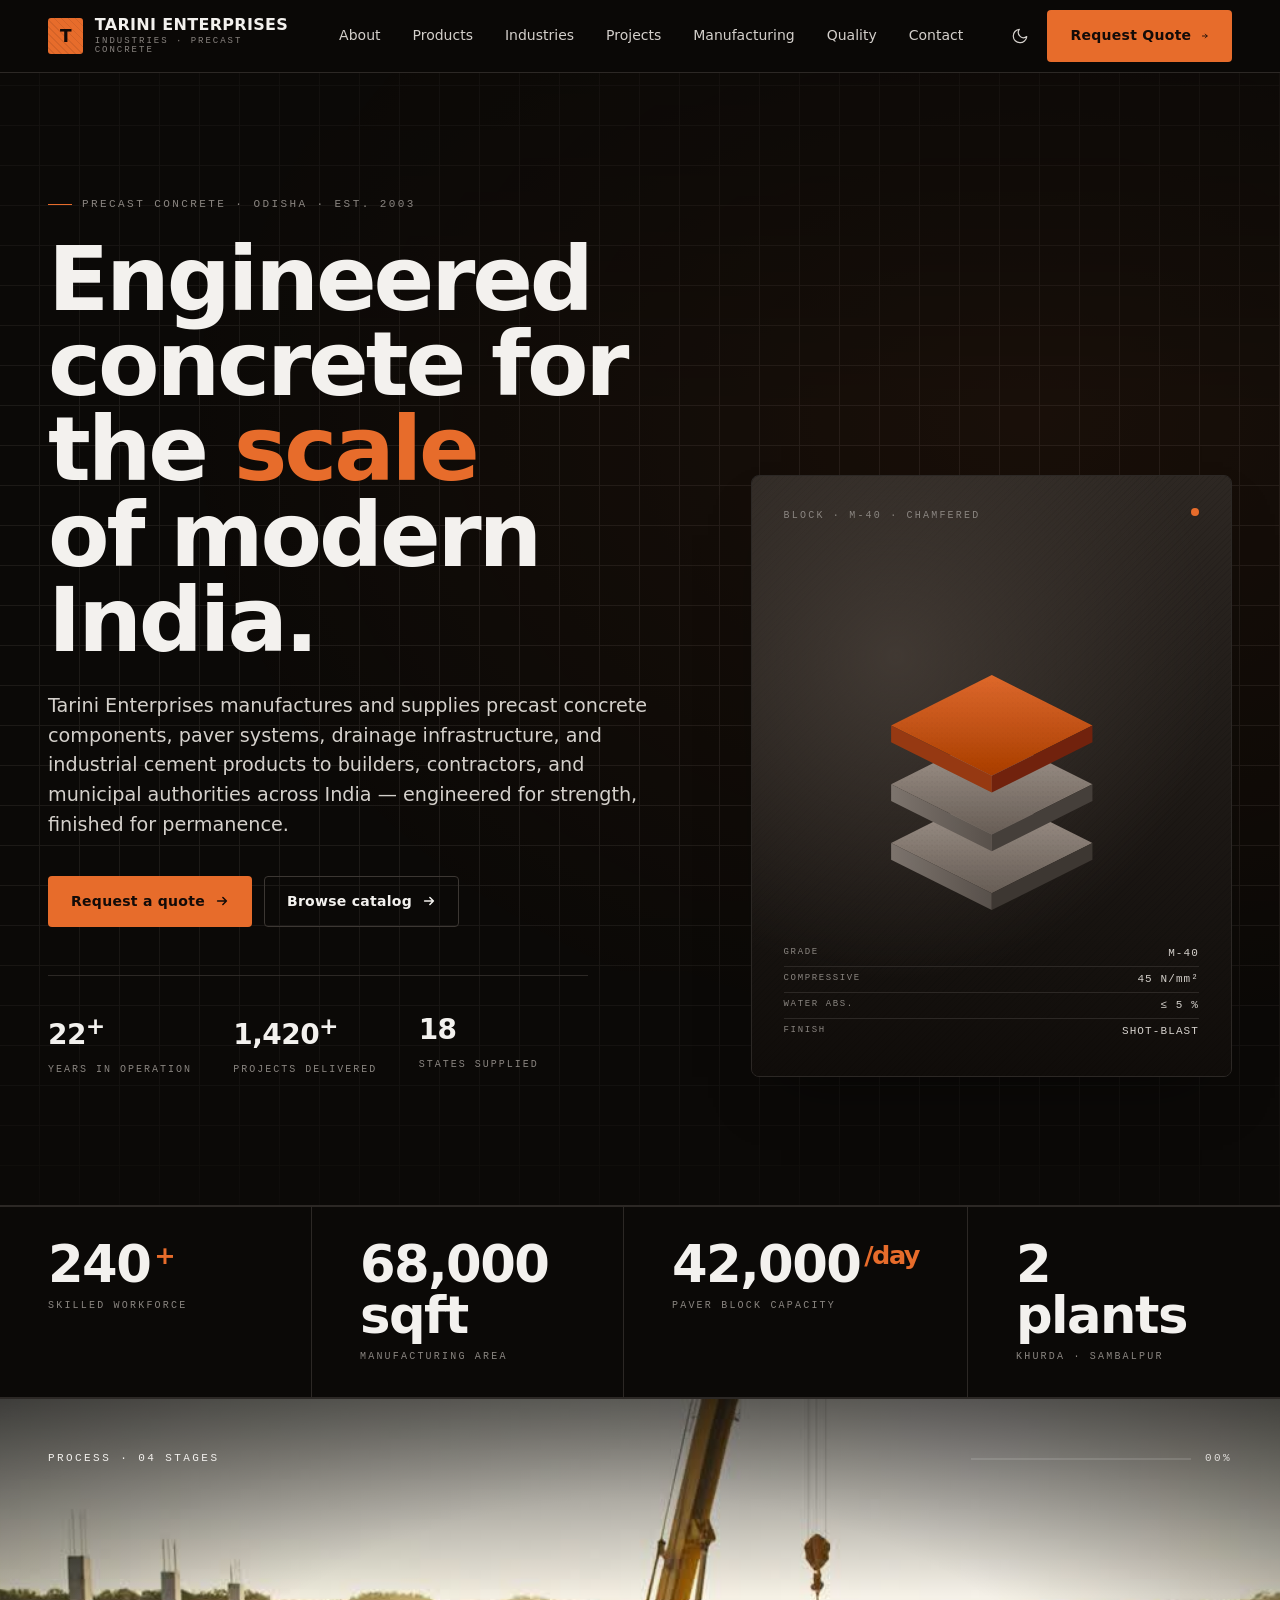
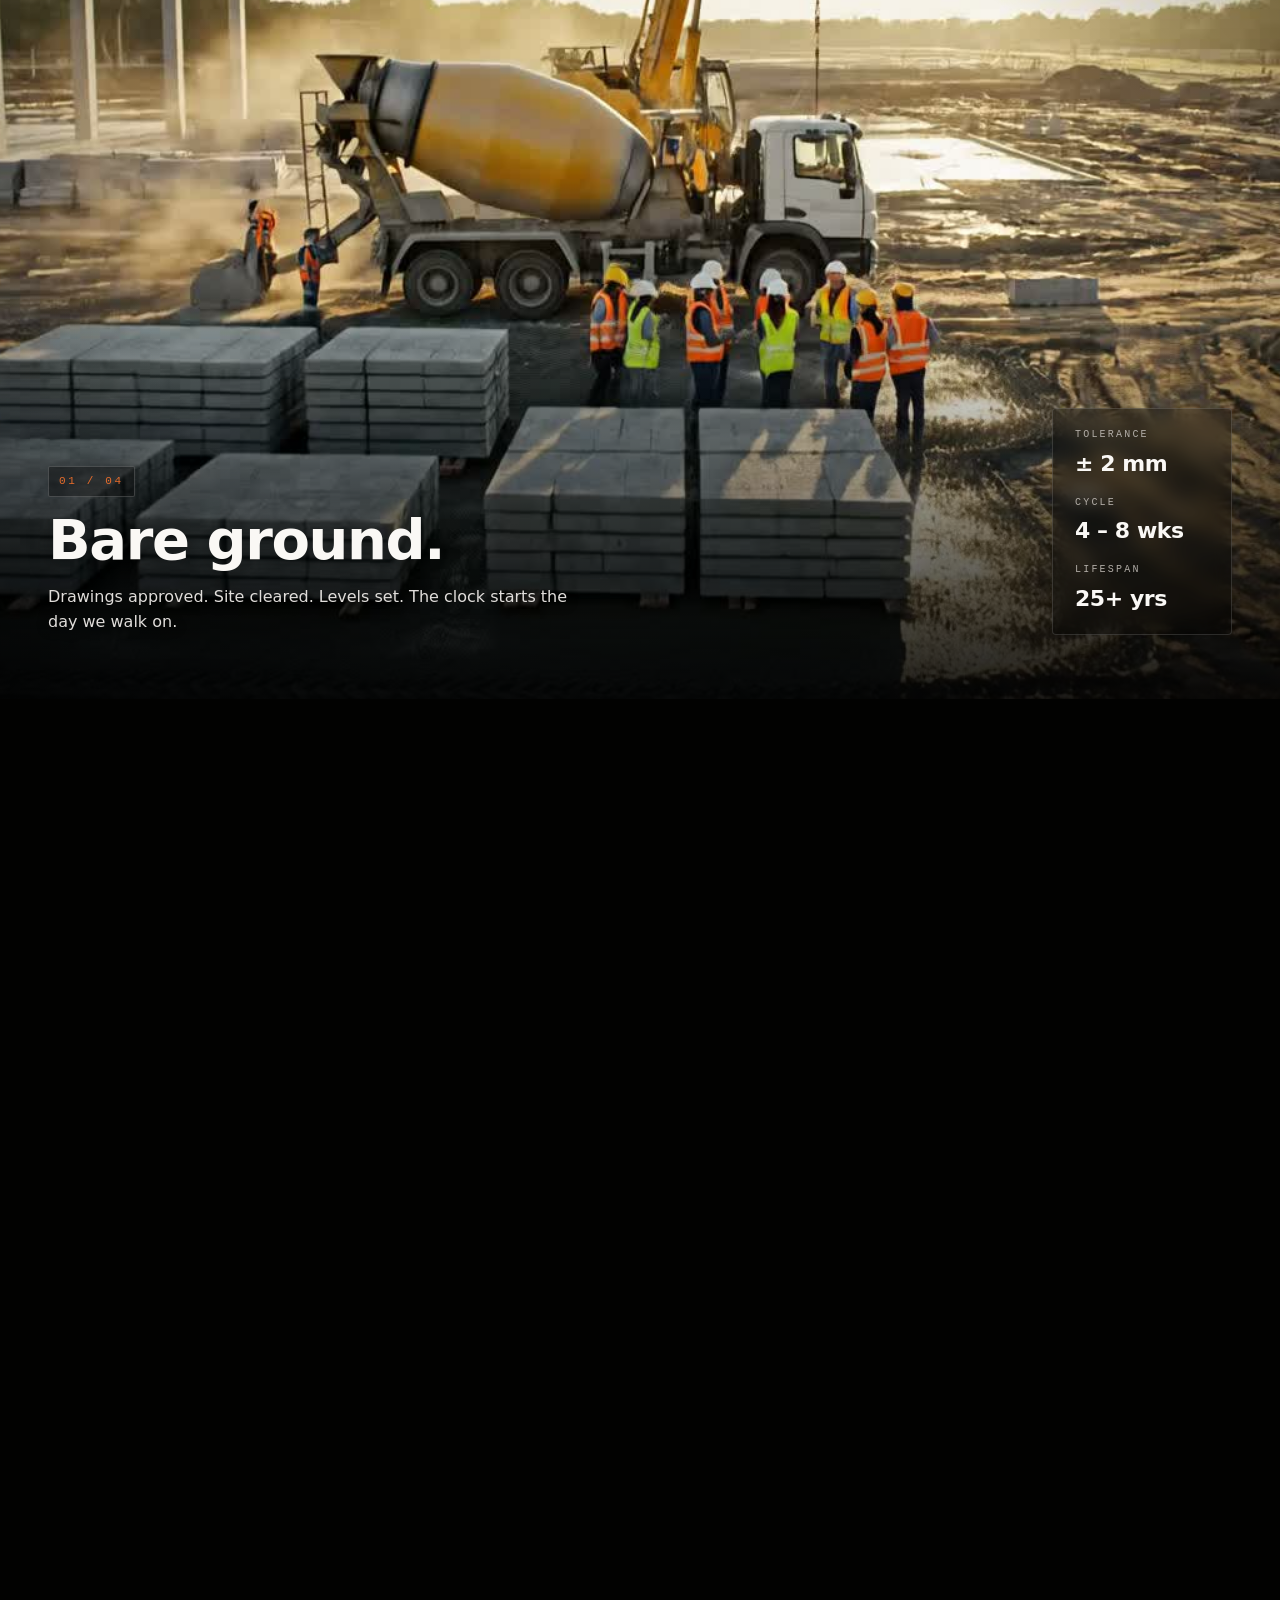
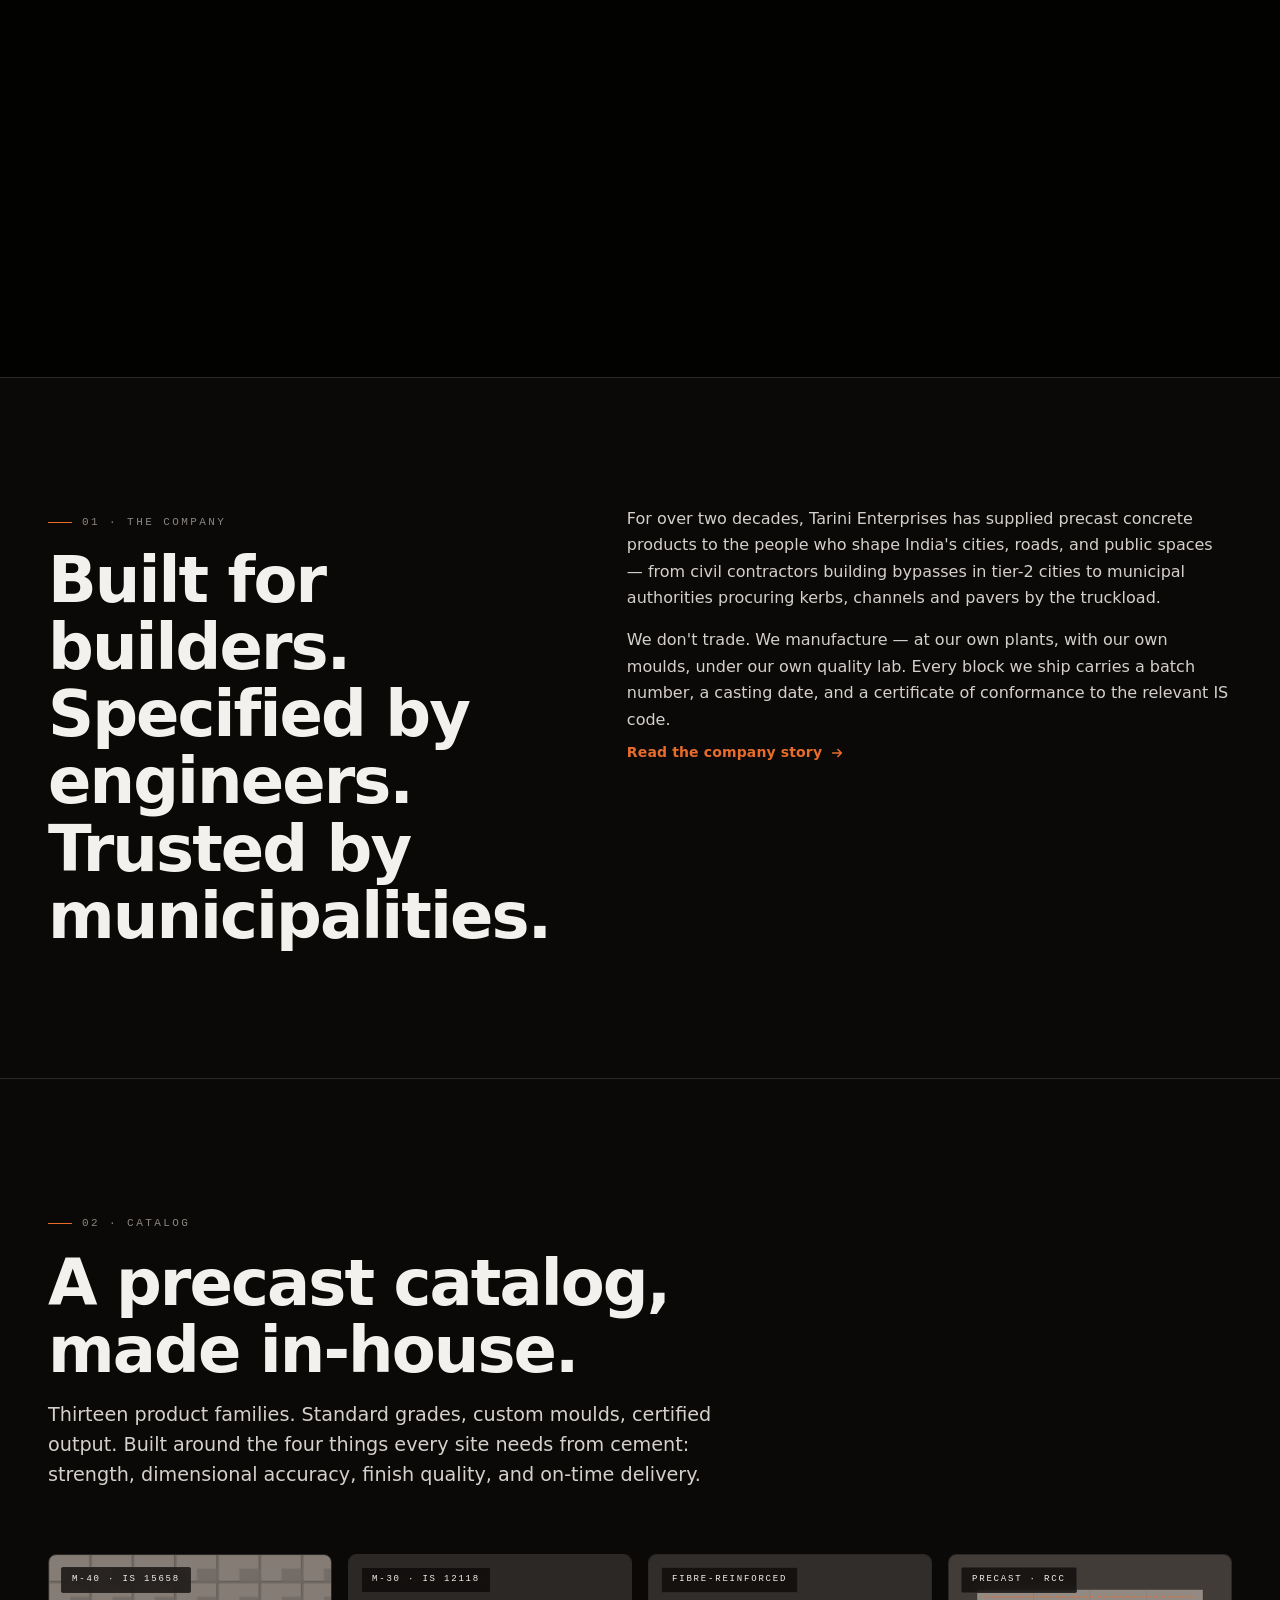
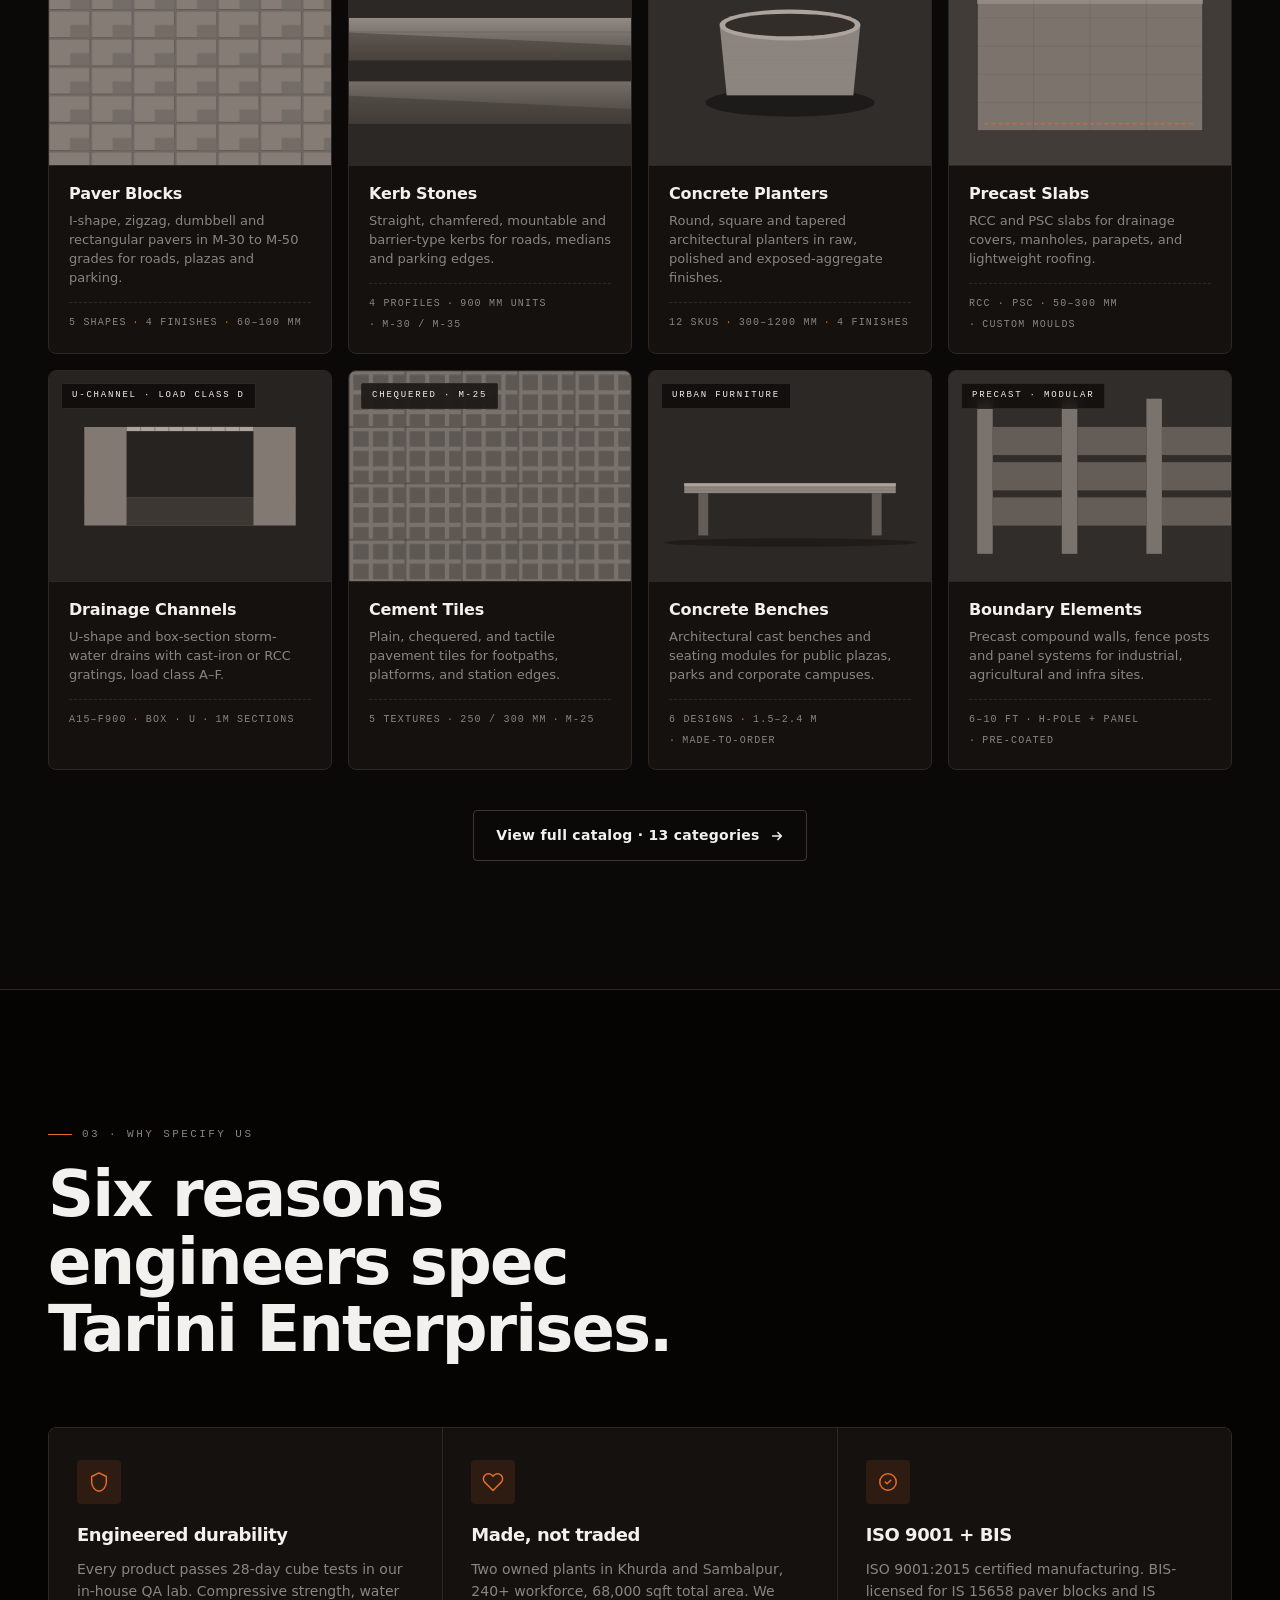
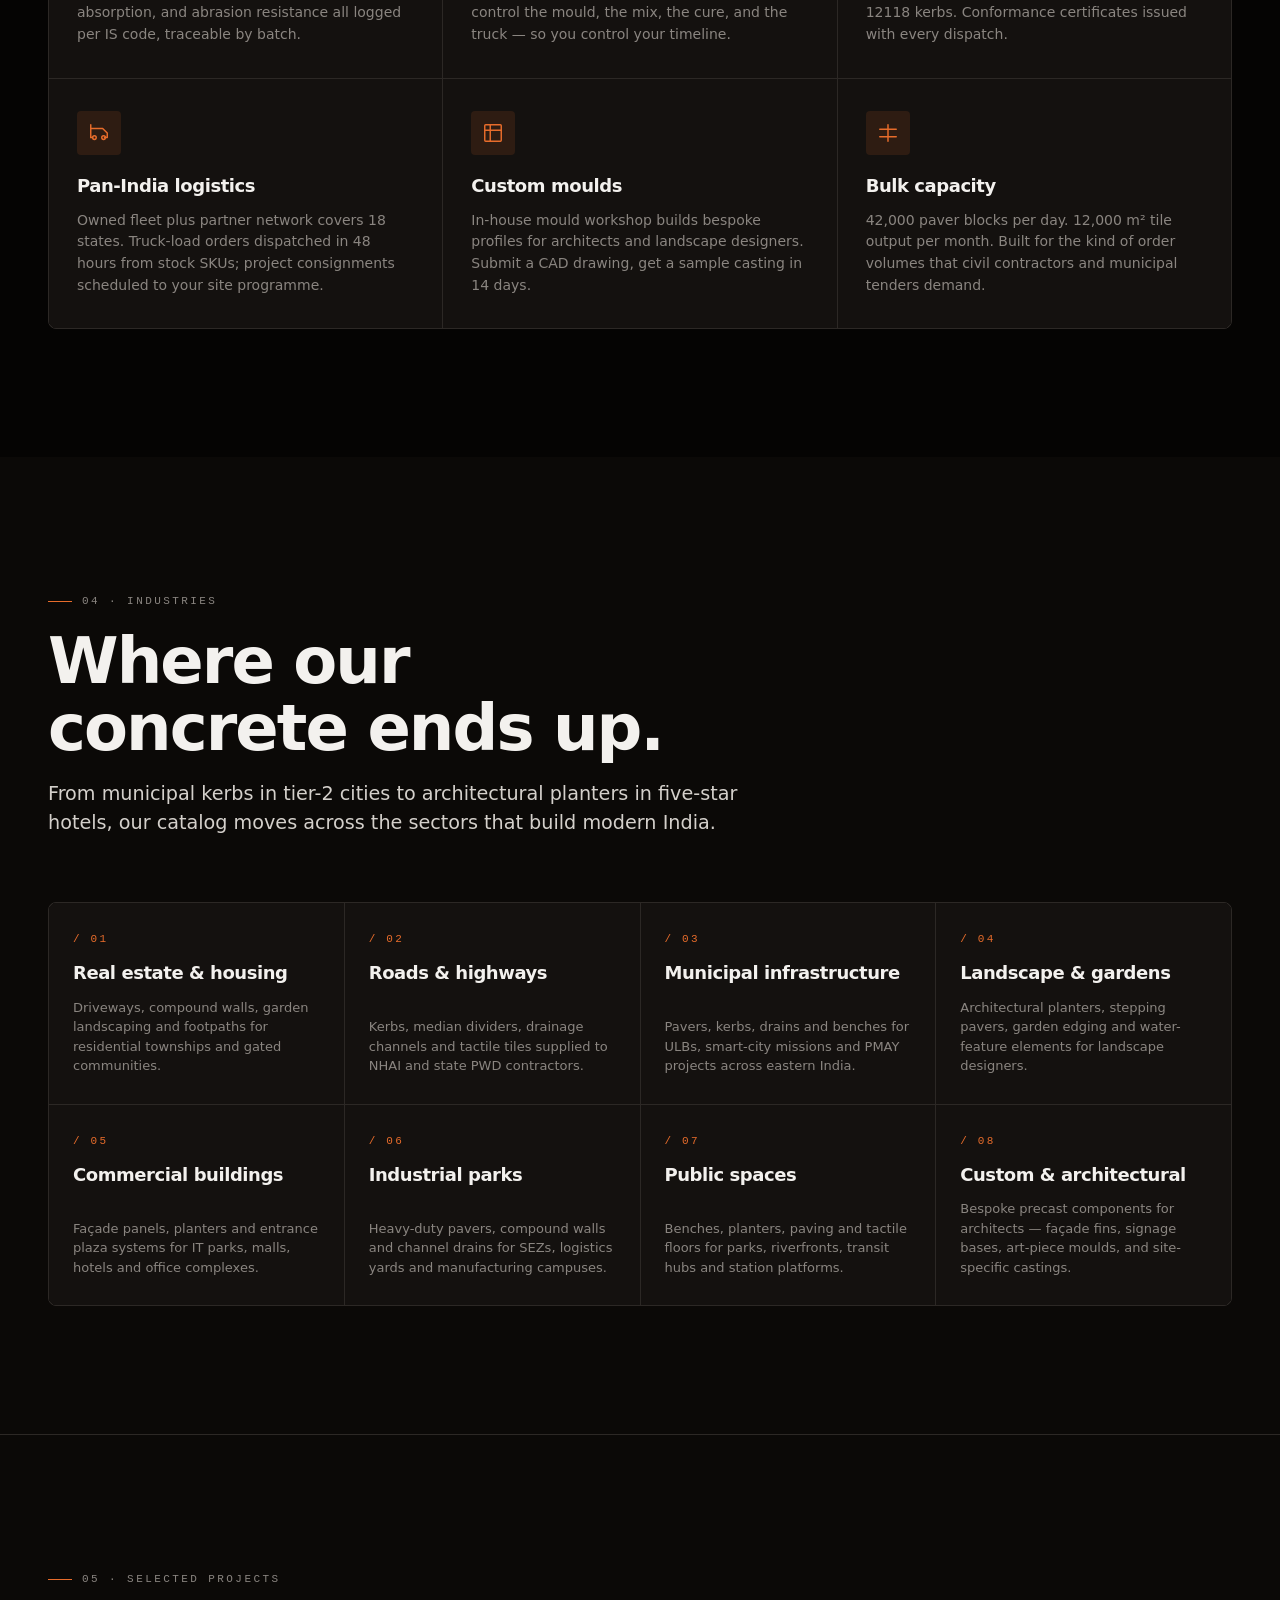
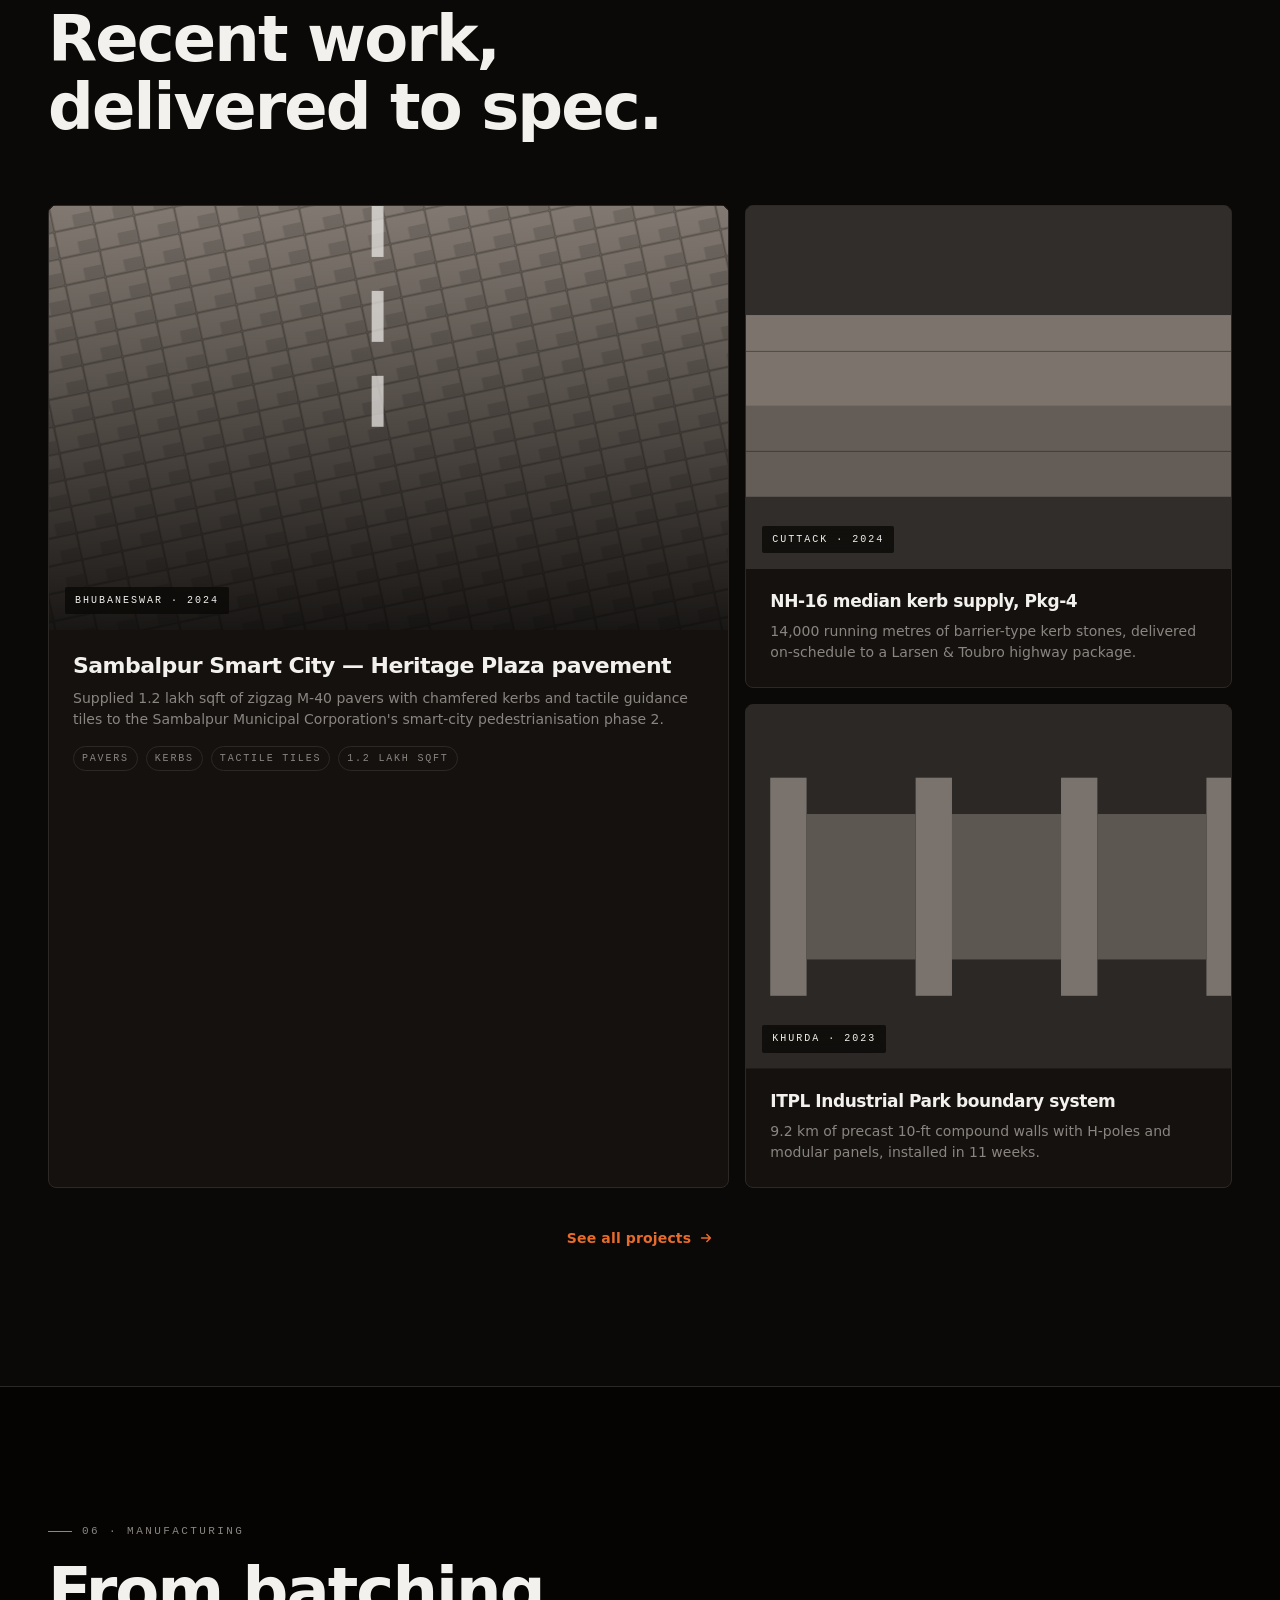
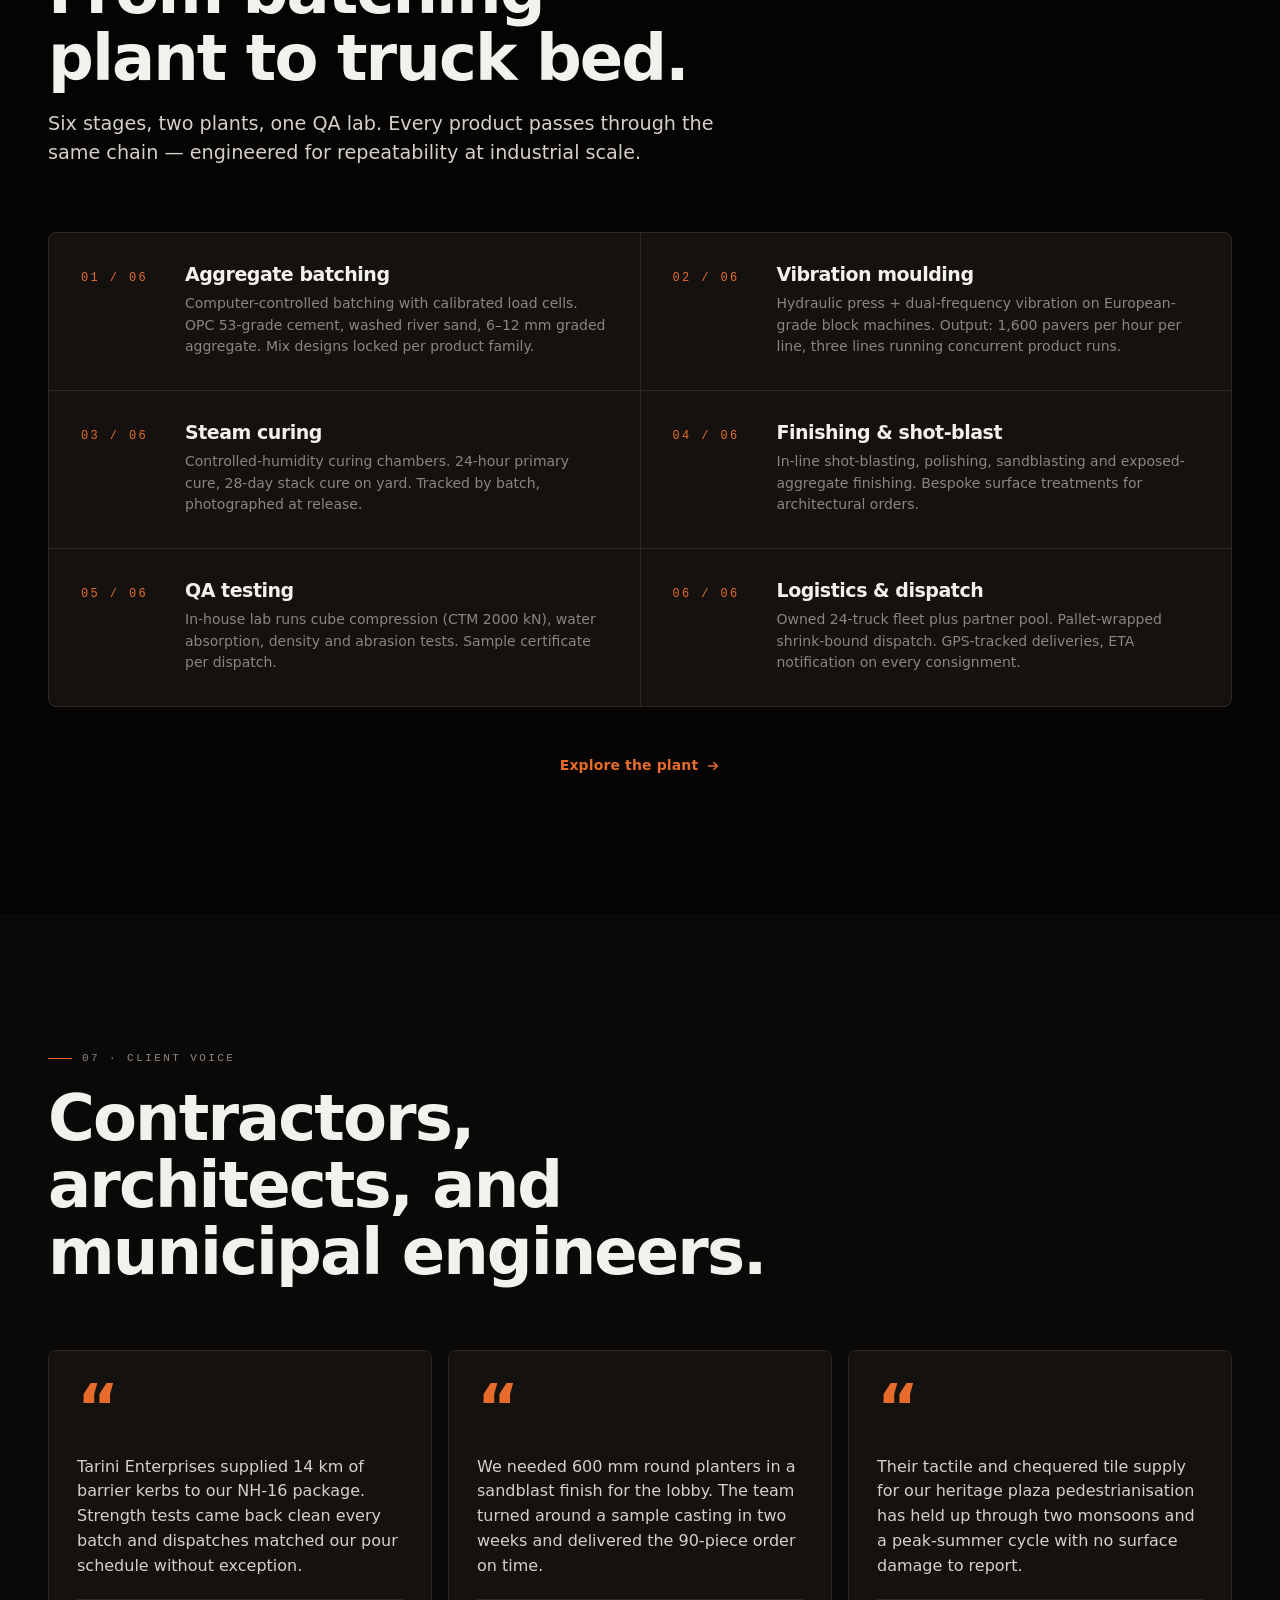
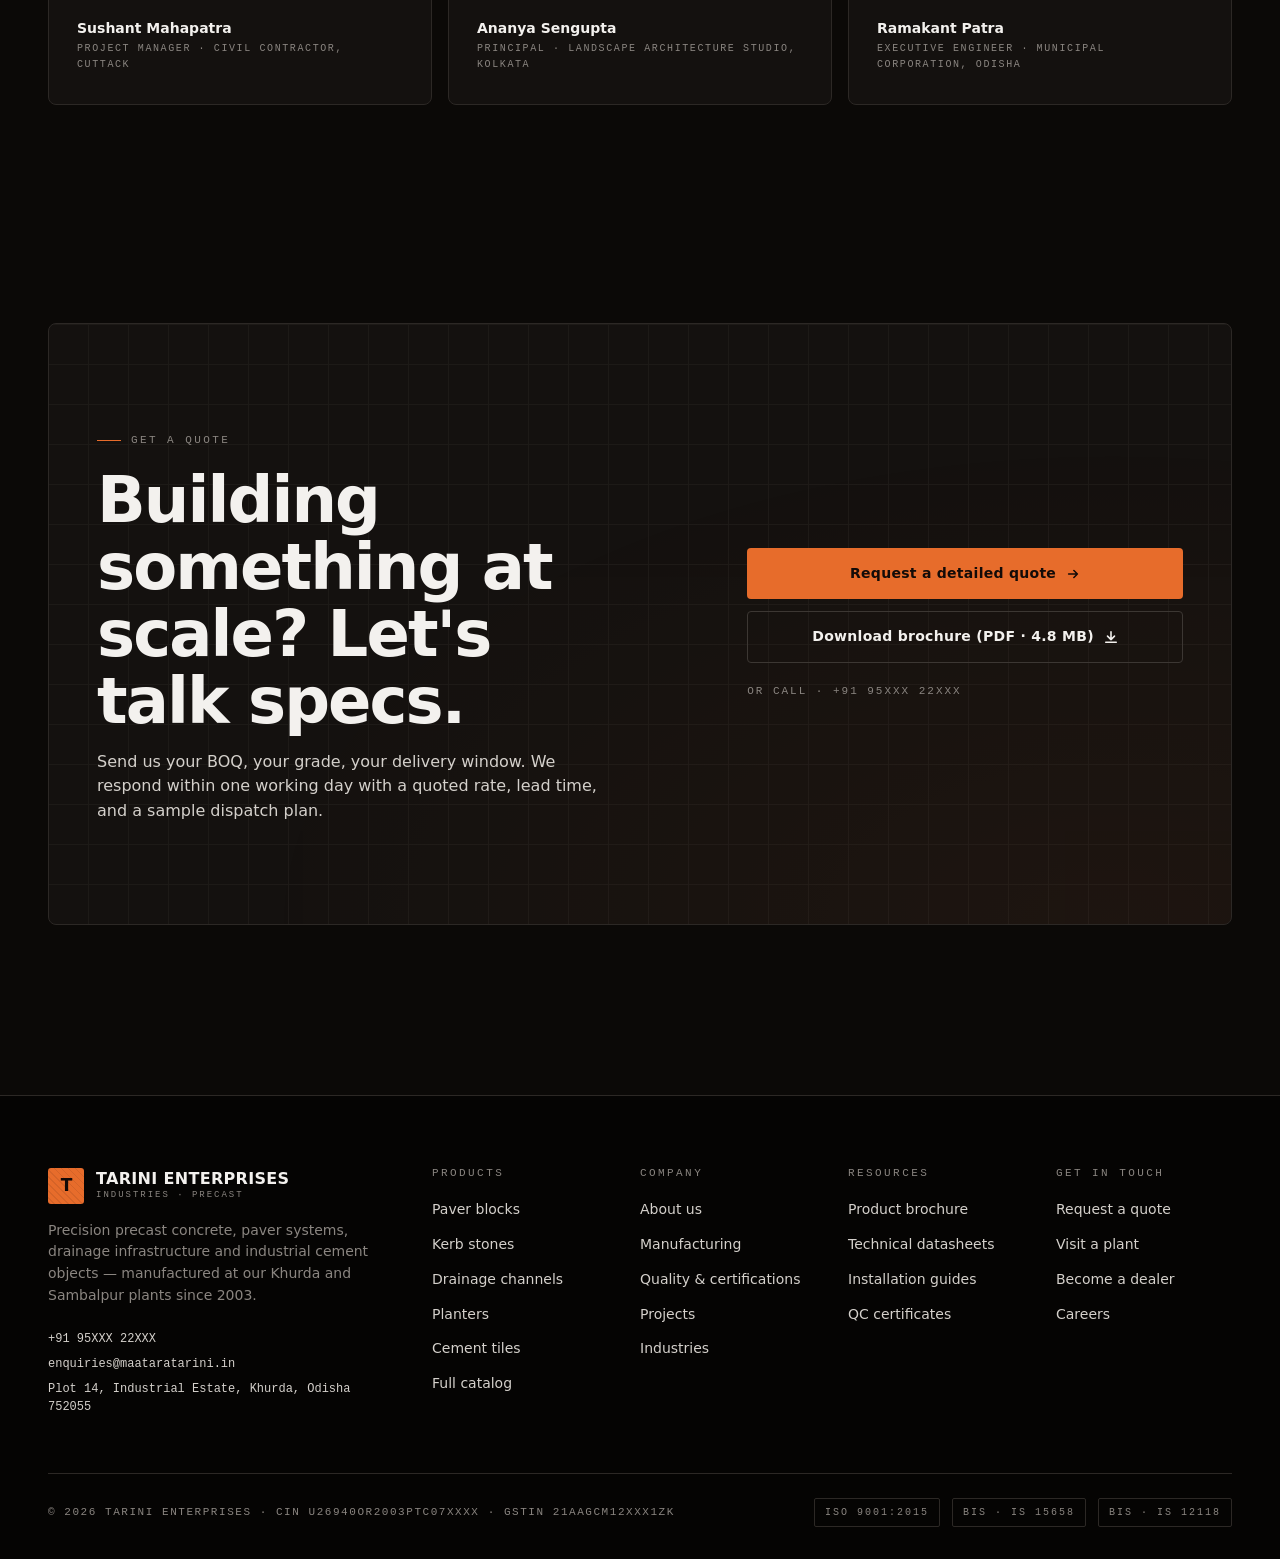
<file: index.html>
<!doctype html>
<html lang="en" data-theme="dark">
<head>
  <meta charset="utf-8" />
  <meta name="viewport" content="width=device-width, initial-scale=1" />
  <title>Tarini Enterprises — Precast Concrete & Industrial Cement Solutions</title>
  <meta name="description" content="Engineered precast concrete, paver systems, drainage infrastructure, and industrial cement products for construction across India. Manufactured in Odisha since 2003." />
  <link rel="stylesheet" href="css/site.css" />
</head>
<body>

  <!-- =================== Nav =================== -->
  <header class="site-nav">
    <div class="container">
      <a href="index.html" class="brand" aria-label="Tarini Enterprises home">
        <span class="mark" aria-hidden="true">T</span>
        <span class="brand-text">
          <span class="name">Tarini Enterprises</span>
          <span class="sub">Industries · Precast Concrete</span>
        </span>
      </a>

      <button class="nav-toggle" data-nav-toggle aria-label="Open menu" aria-expanded="false">
        <svg width="20" height="20" viewBox="0 0 20 20" fill="none" stroke="currentColor" stroke-width="1.6" aria-hidden="true">
          <path d="M3 6h14M3 10h14M3 14h14" />
        </svg>
      </button>

      <ul class="nav-links" data-nav-menu>
        <li><a href="about.html">About</a></li>
        <li><a href="products.html">Products</a></li>
        <li><a href="industries.html">Industries</a></li>
        <li><a href="projects.html">Projects</a></li>
        <li><a href="manufacturing.html">Manufacturing</a></li>
        <li><a href="quality.html">Quality</a></li>
        <li><a href="contact.html">Contact</a></li>
      </ul>

      <div class="nav-actions">
        <button class="theme-toggle" data-theme-toggle aria-label="Toggle light/dark mode">
          <svg class="moon" width="18" height="18" viewBox="0 0 24 24" fill="none" stroke="currentColor" stroke-width="1.6" stroke-linecap="round" stroke-linejoin="round" aria-hidden="true">
            <path d="M21 12.79A9 9 0 1 1 11.21 3 7 7 0 0 0 21 12.79Z" />
          </svg>
          <svg class="sun" width="18" height="18" viewBox="0 0 24 24" fill="none" stroke="currentColor" stroke-width="1.6" stroke-linecap="round" stroke-linejoin="round" aria-hidden="true">
            <circle cx="12" cy="12" r="4" />
            <path d="M12 2v2M12 20v2M4.93 4.93l1.41 1.41M17.66 17.66l1.41 1.41M2 12h2M20 12h2M4.93 19.07l1.41-1.41M17.66 6.34l1.41-1.41" />
          </svg>
        </button>
        <a href="contact.html" class="btn btn-primary">Request Quote
          <svg class="arrow" width="14" height="14" viewBox="0 0 16 16" fill="none" stroke="currentColor" stroke-width="1.8" stroke-linecap="round" stroke-linejoin="round" aria-hidden="true"><path d="M3 8h10M9 4l4 4-4 4"/></svg>
        </a>
      </div>
    </div>
  </header>

  <!-- =================== Hero =================== -->
  <section class="hero">
    <div class="hero-bg" aria-hidden="true"></div>
    <div class="container">
      <div class="hero-grid">
        <div>
          <span class="eyebrow reveal">Precast Concrete · Odisha · Est. 2003</span>
          <h1 class="h-display hero-title reveal delay-1">
            Engineered concrete for the <em>scale</em> of modern India.
          </h1>
          <p class="lead hero-sub reveal delay-2">
            Tarini Enterprises manufactures and supplies precast concrete components, paver systems, drainage infrastructure, and industrial cement products to builders, contractors, and municipal authorities across India — engineered for strength, finished for permanence.
          </p>
          <div class="hero-cta reveal delay-3">
            <a href="contact.html" class="btn btn-primary">Request a quote
              <svg class="arrow" width="14" height="14" viewBox="0 0 16 16" fill="none" stroke="currentColor" stroke-width="1.8" stroke-linecap="round" stroke-linejoin="round"><path d="M3 8h10M9 4l4 4-4 4"/></svg>
            </a>
            <a href="products.html" class="btn btn-secondary">Browse catalog
              <svg class="arrow" width="14" height="14" viewBox="0 0 16 16" fill="none" stroke="currentColor" stroke-width="1.8" stroke-linecap="round" stroke-linejoin="round"><path d="M3 8h10M9 4l4 4-4 4"/></svg>
            </a>
          </div>

          <div class="hero-meta reveal delay-3">
            <div class="item">
              <span class="num">22<sup>+</sup></span>
              <span class="label">Years in operation</span>
            </div>
            <div class="item">
              <span class="num">1,420<sup>+</sup></span>
              <span class="label">Projects delivered</span>
            </div>
            <div class="item">
              <span class="num">18</span>
              <span class="label">States supplied</span>
            </div>
          </div>
        </div>

        <div class="hero-visual reveal delay-2" aria-hidden="true">
          <div class="stack">
            <div class="top">
              <span>BLOCK · M-40 · CHAMFERED</span>
              <span class="dot"></span>
            </div>
            <div class="bottom">
              <div class="row"><span class="k">Grade</span><span>M-40</span></div>
              <div class="row"><span class="k">Compressive</span><span>45 N/mm²</span></div>
              <div class="row"><span class="k">Water Abs.</span><span>≤ 5 %</span></div>
              <div class="row"><span class="k">Finish</span><span>SHOT-BLAST</span></div>
            </div>
          </div>
          <div class="blocks">
            <!-- Isometric paver stack illustration -->
            <svg viewBox="0 0 400 400" fill="none">
              <defs>
                <linearGradient id="g1" x1="0" x2="0" y1="0" y2="1">
                  <stop offset="0" stop-color="oklch(72% 0.02 60)"/>
                  <stop offset="1" stop-color="oklch(50% 0.018 60)"/>
                </linearGradient>
                <linearGradient id="g2" x1="0" x2="1" y1="0" y2="0">
                  <stop offset="0" stop-color="oklch(58% 0.015 60)"/>
                  <stop offset="1" stop-color="oklch(45% 0.014 60)"/>
                </linearGradient>
                <linearGradient id="g3" x1="0" x2="0" y1="0" y2="1">
                  <stop offset="0" stop-color="oklch(67% 0.17 45)"/>
                  <stop offset="1" stop-color="oklch(52% 0.16 42)"/>
                </linearGradient>
                <pattern id="grit" x="0" y="0" width="6" height="6" patternUnits="userSpaceOnUse">
                  <circle cx="1" cy="1" r="0.5" fill="oklch(0% 0 0 / 0.18)"/>
                  <circle cx="4" cy="3" r="0.5" fill="oklch(0% 0 0 / 0.12)"/>
                  <circle cx="2" cy="5" r="0.4" fill="oklch(100% 0 0 / 0.06)"/>
                </pattern>
              </defs>
              <!-- Stack of isometric paver blocks -->
              <g transform="translate(80,80)">
                <!-- Block 1 (bottom) -->
                <g transform="translate(0,160)">
                  <polygon points="0,40 120,100 240,40 120,-20" fill="url(#g1)"/>
                  <polygon points="0,40 0,60 120,120 120,100" fill="url(#g2)"/>
                  <polygon points="240,40 240,60 120,120 120,100" fill="oklch(35% 0.012 60)"/>
                  <polygon points="0,40 120,100 240,40 120,-20" fill="url(#grit)"/>
                </g>
                <!-- Block 2 -->
                <g transform="translate(0,90)">
                  <polygon points="0,40 120,100 240,40 120,-20" fill="url(#g1)"/>
                  <polygon points="0,40 0,60 120,120 120,100" fill="url(#g2)"/>
                  <polygon points="240,40 240,60 120,120 120,100" fill="oklch(38% 0.012 60)"/>
                  <polygon points="0,40 120,100 240,40 120,-20" fill="url(#grit)"/>
                </g>
                <!-- Block 3 (accent top) -->
                <g transform="translate(0,20)">
                  <polygon points="0,40 120,100 240,40 120,-20" fill="url(#g3)"/>
                  <polygon points="0,40 0,60 120,120 120,100" fill="oklch(48% 0.14 40)"/>
                  <polygon points="240,40 240,60 120,120 120,100" fill="oklch(38% 0.12 35)"/>
                  <polygon points="0,40 120,100 240,40 120,-20" fill="url(#grit)" opacity="0.6"/>
                </g>
              </g>
            </svg>
          </div>
        </div>
      </div>
    </div>
  </section>

  <!-- =================== Stat strip =================== -->
  <section class="stat-strip" aria-label="Operating scale">
    <div class="stat">
      <span class="num">240<sup>+</sup></span>
      <span class="label">Skilled workforce</span>
    </div>
    <div class="stat">
      <span class="num">68,000 sqft</span>
      <span class="label">Manufacturing area</span>
    </div>
    <div class="stat">
      <span class="num">42,000<sup>/day</sup></span>
      <span class="label">Paver block capacity</span>
    </div>
    <div class="stat">
      <span class="num">2 plants</span>
      <span class="label">Khurda · Sambalpur</span>
    </div>
  </section>

  <!-- =================== Scroll story (frame-by-frame on scroll) =================== -->
  <section class="scroll-story" aria-label="From bare site to finished project">
    <div class="scroll-story-sticky">
      <canvas class="scroll-story-canvas" data-frame-canvas aria-hidden="true"></canvas>
      <div class="scroll-story-vignette" aria-hidden="true"></div>

      <div class="scroll-story-loader" data-frame-loader>
        <div class="scroll-story-loader-label mono">LOADING SEQUENCE · <span data-frame-loader-pct>0</span>%</div>
        <div class="scroll-story-loader-bar"><span data-frame-loader-fill></span></div>
      </div>

      <div class="scroll-story-overlay">
        <div class="scroll-story-top">
          <span class="eyebrow no-rule">Process · 04 stages</span>
          <div class="scroll-story-meter" aria-hidden="true">
            <span class="scroll-story-meter-bar"><span data-frame-progress-bar></span></span>
            <span class="mono"><span data-frame-progress>00</span>%</span>
          </div>
        </div>

        <div class="scroll-story-bottom">
          <div class="scroll-story-captions">
            <article class="scroll-story-caption" data-stage="0">
              <span class="scroll-story-step mono">01 / 04</span>
              <h2 class="h-2">Bare ground.</h2>
              <p>Drawings approved. Site cleared. Levels set. The clock starts the day we walk on.</p>
            </article>
            <article class="scroll-story-caption" data-stage="1">
              <span class="scroll-story-step mono">02 / 04</span>
              <h2 class="h-2">Precast arrives.</h2>
              <p>Units sequenced to your pour schedule and dispatched from Khurda — no idle stockpile, no double handling.</p>
            </article>
            <article class="scroll-story-caption" data-stage="2">
              <span class="scroll-story-step mono">03 / 04</span>
              <h2 class="h-2">Pieces in place.</h2>
              <p>Pavers laid, kerbs set, drainage aligned. Tolerances held within millimetres, batch tags traceable to QA lot.</p>
            </article>
            <article class="scroll-story-caption" data-stage="3">
              <span class="scroll-story-step mono">04 / 04</span>
              <h2 class="h-2">Finished surface.</h2>
              <p>Engineered for decades of load. Delivered in weeks — handed over with batch certificates, test data, and a warranty.</p>
            </article>
          </div>

          <aside class="scroll-story-stats" aria-hidden="true">
            <div class="scroll-story-stat">
              <span class="mono">Tolerance</span>
              <strong>± 2 mm</strong>
            </div>
            <div class="scroll-story-stat">
              <span class="mono">Cycle</span>
              <strong>4 – 8 wks</strong>
            </div>
            <div class="scroll-story-stat">
              <span class="mono">Lifespan</span>
              <strong>25+ yrs</strong>
            </div>
          </aside>
        </div>
      </div>
    </div>
  </section>

  <!-- =================== Company intro =================== -->
  <section class="section">
    <div class="container">
      <div class="two-col">
        <div class="left">
          <span class="eyebrow">01 · The Company</span>
          <h2 class="h-1">Built for builders. Specified by engineers. Trusted by municipalities.</h2>
        </div>
        <div class="body-text">
          <p>For over two decades, Tarini Enterprises has supplied precast concrete products to the people who shape India's cities, roads, and public spaces — from civil contractors building bypasses in tier-2 cities to municipal authorities procuring kerbs, channels and pavers by the truckload.</p>
          <p>We don't trade. We manufacture — at our own plants, with our own moulds, under our own quality lab. Every block we ship carries a batch number, a casting date, and a certificate of conformance to the relevant IS code.</p>
          <a href="about.html" class="btn-link">Read the company story
            <svg class="arrow" width="14" height="14" viewBox="0 0 16 16" fill="none" stroke="currentColor" stroke-width="1.8" stroke-linecap="round" stroke-linejoin="round"><path d="M3 8h10M9 4l4 4-4 4"/></svg>
          </a>
        </div>
      </div>
    </div>
  </section>

  <hr class="divider" />

  <!-- =================== Featured product categories =================== -->
  <section class="section">
    <div class="container">
      <div class="section-head">
        <span class="eyebrow">02 · Catalog</span>
        <h2 class="h-1">A precast catalog, made in-house.</h2>
        <p class="lead">Thirteen product families. Standard grades, custom moulds, certified output. Built around the four things every site needs from cement: strength, dimensional accuracy, finish quality, and on-time delivery.</p>
      </div>

      <div class="product-grid">
        <!-- Paver blocks -->
        <a href="products.html#paver-blocks" class="product-card">
          <div class="swatch">
            <span class="tag">M-40 · IS 15658</span>
            <svg viewBox="0 0 400 300" preserveAspectRatio="xMidYMid slice">
              <defs>
                <pattern id="paver1" width="60" height="40" patternUnits="userSpaceOnUse">
                  <rect width="60" height="40" fill="oklch(56% 0.014 60)"/>
                  <rect x="0" y="0" width="58" height="38" rx="2" fill="oklch(64% 0.016 65)" stroke="oklch(34% 0.012 60)" stroke-width="0.5"/>
                  <rect x="30" y="20" width="28" height="18" fill="oklch(58% 0.015 60)" rx="1"/>
                </pattern>
              </defs>
              <rect width="400" height="300" fill="url(#paver1)"/>
              <rect width="400" height="300" fill="oklch(0% 0 0 / 0.1)"/>
            </svg>
          </div>
          <div class="body">
            <h3>Paver Blocks</h3>
            <p class="desc">I-shape, zigzag, dumbbell and rectangular pavers in M-30 to M-50 grades for roads, plazas and parking.</p>
            <div class="specs"><span>5 shapes</span><span>4 finishes</span><span>60–100 mm</span></div>
          </div>
          <div class="detail">
            <div class="lines">
              <div class="line"><span class="k">Grades</span><span class="v">M-30 / M-35 / M-40 / M-50</span></div>
              <div class="line"><span class="k">Thickness</span><span class="v">60 / 80 / 100 mm</span></div>
              <div class="line"><span class="k">Standard</span><span class="v">IS 15658:2006</span></div>
              <div class="line"><span class="k">Water Abs.</span><span class="v">≤ 5%</span></div>
            </div>
            <p class="applications">Used in: highways, parking lots, plazas, gardens, industrial floors, sidewalks.</p>
          </div>
        </a>

        <!-- Kerb stones -->
        <a href="products.html#kerb-stones" class="product-card">
          <div class="swatch">
            <span class="tag">M-30 · IS 12118</span>
            <svg viewBox="0 0 400 300" preserveAspectRatio="xMidYMid slice">
              <defs>
                <linearGradient id="kerbg" x1="0" x2="0" y1="0" y2="1">
                  <stop offset="0" stop-color="oklch(64% 0.014 60)"/>
                  <stop offset="1" stop-color="oklch(42% 0.012 60)"/>
                </linearGradient>
              </defs>
              <rect width="400" height="300" fill="oklch(28% 0.008 60)"/>
              <g transform="translate(0,90)">
                <rect x="-10" y="0" width="420" height="60" fill="url(#kerbg)"/>
                <polygon points="-10,0 -10,60 420,60 420,40 -10,20" fill="oklch(35% 0.01 60)" opacity="0.5"/>
                <line x1="-10" y1="20" x2="420" y2="20" stroke="oklch(0% 0 0 / 0.3)" stroke-width="0.5"/>
              </g>
              <g transform="translate(0,180)">
                <rect x="-10" y="0" width="420" height="60" fill="url(#kerbg)" opacity="0.7"/>
                <polygon points="-10,0 -10,60 420,60 420,40 -10,20" fill="oklch(35% 0.01 60)" opacity="0.5"/>
              </g>
            </svg>
          </div>
          <div class="body">
            <h3>Kerb Stones</h3>
            <p class="desc">Straight, chamfered, mountable and barrier-type kerbs for roads, medians and parking edges.</p>
            <div class="specs"><span>4 profiles</span><span>900 mm units</span><span>M-30 / M-35</span></div>
          </div>
          <div class="detail">
            <div class="lines">
              <div class="line"><span class="k">Profiles</span><span class="v">Straight · Chamfered · Mountable · Barrier</span></div>
              <div class="line"><span class="k">Length</span><span class="v">900 mm modular</span></div>
              <div class="line"><span class="k">Standard</span><span class="v">IS 12118</span></div>
              <div class="line"><span class="k">Edge</span><span class="v">Chamfer 15×15 mm</span></div>
            </div>
            <p class="applications">Used in: highway medians, urban roads, parking demarcation, pedestrian zones.</p>
          </div>
        </a>

        <!-- Concrete planters -->
        <a href="products.html#planters" class="product-card">
          <div class="swatch">
            <span class="tag">FIBRE-REINFORCED</span>
            <svg viewBox="0 0 400 300" preserveAspectRatio="xMidYMid slice">
              <rect width="400" height="300" fill="oklch(30% 0.008 60)"/>
              <g transform="translate(200,150)">
                <ellipse cx="0" cy="60" rx="120" ry="20" fill="oklch(0% 0 0 / 0.4)"/>
                <path d="M -100 -50 L -90 50 L 90 50 L 100 -50 Z" fill="oklch(62% 0.012 60)"/>
                <ellipse cx="0" cy="-50" rx="100" ry="22" fill="oklch(72% 0.014 60)"/>
                <ellipse cx="0" cy="-50" rx="92" ry="16" fill="oklch(30% 0.01 60)"/>
                <path d="M -100 -50 L -90 50 L 90 50 L 100 -50" fill="none" stroke="oklch(0% 0 0 / 0.25)" stroke-width="1"/>
                <!-- Subtle texture lines -->
                <line x1="-95" y1="-20" x2="95" y2="-20" stroke="oklch(0% 0 0 / 0.08)" stroke-width="0.6"/>
                <line x1="-92" y1="0" x2="92" y2="0" stroke="oklch(0% 0 0 / 0.08)" stroke-width="0.6"/>
                <line x1="-90" y1="20" x2="90" y2="20" stroke="oklch(0% 0 0 / 0.08)" stroke-width="0.6"/>
              </g>
            </svg>
          </div>
          <div class="body">
            <h3>Concrete Planters</h3>
            <p class="desc">Round, square and tapered architectural planters in raw, polished and exposed-aggregate finishes.</p>
            <div class="specs"><span>12 SKUs</span><span>300–1200 mm</span><span>4 finishes</span></div>
          </div>
          <div class="detail">
            <div class="lines">
              <div class="line"><span class="k">Diameters</span><span class="v">300 / 450 / 600 / 900 / 1200 mm</span></div>
              <div class="line"><span class="k">Finishes</span><span class="v">Raw · Polished · Exposed · Sandblast</span></div>
              <div class="line"><span class="k">Material</span><span class="v">GFRC + steel mesh</span></div>
              <div class="line"><span class="k">Drainage</span><span class="v">Integrated</span></div>
            </div>
            <p class="applications">Used in: hotels, offices, urban landscaping, balcony gardens, commercial entrances.</p>
          </div>
        </a>

        <!-- Precast slabs -->
        <a href="products.html#precast-slabs" class="product-card">
          <div class="swatch">
            <span class="tag">PRECAST · RCC</span>
            <svg viewBox="0 0 400 300" preserveAspectRatio="xMidYMid slice">
              <rect width="400" height="300" fill="oklch(36% 0.01 60)"/>
              <g>
                <rect x="40" y="50" width="320" height="200" fill="oklch(56% 0.014 60)" stroke="oklch(30% 0.008 60)" stroke-width="1"/>
                <rect x="40" y="50" width="320" height="20" fill="oklch(64% 0.014 60)"/>
                <g stroke="oklch(0% 0 0 / 0.18)" stroke-width="0.5">
                  <line x1="40" y1="90" x2="360" y2="90"/>
                  <line x1="40" y1="130" x2="360" y2="130"/>
                  <line x1="40" y1="170" x2="360" y2="170"/>
                  <line x1="40" y1="210" x2="360" y2="210"/>
                  <line x1="120" y1="50" x2="120" y2="250"/>
                  <line x1="200" y1="50" x2="200" y2="250"/>
                  <line x1="280" y1="50" x2="280" y2="250"/>
                </g>
                <!-- Rebar -->
                <g stroke="oklch(67% 0.17 45)" stroke-width="2" stroke-dasharray="6 4" opacity="0.6">
                  <line x1="50" y1="60" x2="350" y2="60"/>
                  <line x1="50" y1="240" x2="350" y2="240"/>
                </g>
              </g>
            </svg>
          </div>
          <div class="body">
            <h3>Precast Slabs</h3>
            <p class="desc">RCC and PSC slabs for drainage covers, manholes, parapets, and lightweight roofing.</p>
            <div class="specs"><span>RCC · PSC</span><span>50–300 mm</span><span>Custom moulds</span></div>
          </div>
          <div class="detail">
            <div class="lines">
              <div class="line"><span class="k">Types</span><span class="v">Solid · Hollow-core · Channel</span></div>
              <div class="line"><span class="k">Thickness</span><span class="v">50 – 300 mm</span></div>
              <div class="line"><span class="k">Reinforcement</span><span class="v">Fe-500 / Fe-550</span></div>
              <div class="line"><span class="k">Cure</span><span class="v">Steam, 28-day strength</span></div>
            </div>
            <p class="applications">Used in: manhole covers, parapet walls, roofing, footpath slabs, drain coverings.</p>
          </div>
        </a>

        <!-- Drainage channels -->
        <a href="products.html#drainage" class="product-card">
          <div class="swatch">
            <span class="tag">U-CHANNEL · LOAD CLASS D</span>
            <svg viewBox="0 0 400 300" preserveAspectRatio="xMidYMid slice">
              <rect width="400" height="300" fill="oklch(26% 0.008 60)"/>
              <g transform="translate(50,80)">
                <path d="M 0 0 L 0 140 L 300 140 L 300 0 L 240 0 L 240 100 L 60 100 L 60 0 Z" fill="oklch(58% 0.014 60)"/>
                <rect x="60" y="0" width="180" height="6" fill="oklch(72% 0.014 60)"/>
                <g stroke="oklch(0% 0 0 / 0.35)" stroke-width="1">
                  <line x1="80" y1="0" x2="80" y2="6"/>
                  <line x1="100" y1="0" x2="100" y2="6"/>
                  <line x1="120" y1="0" x2="120" y2="6"/>
                  <line x1="140" y1="0" x2="140" y2="6"/>
                  <line x1="160" y1="0" x2="160" y2="6"/>
                  <line x1="180" y1="0" x2="180" y2="6"/>
                  <line x1="200" y1="0" x2="200" y2="6"/>
                  <line x1="220" y1="0" x2="220" y2="6"/>
                </g>
                <rect x="60" y="100" width="180" height="40" fill="oklch(34% 0.01 60)"/>
              </g>
            </svg>
          </div>
          <div class="body">
            <h3>Drainage Channels</h3>
            <p class="desc">U-shape and box-section storm-water drains with cast-iron or RCC gratings, load class A–F.</p>
            <div class="specs"><span>A15–F900</span><span>Box · U</span><span>1m sections</span></div>
          </div>
          <div class="detail">
            <div class="lines">
              <div class="line"><span class="k">Section</span><span class="v">U-channel · Box · Trench</span></div>
              <div class="line"><span class="k">Grating</span><span class="v">Cast iron · GI · RCC</span></div>
              <div class="line"><span class="k">Load class</span><span class="v">A15 – F900 (EN 1433)</span></div>
              <div class="line"><span class="k">Length</span><span class="v">1000 mm modular</span></div>
            </div>
            <p class="applications">Used in: roads, industrial yards, parking, airports, warehouses, public plazas.</p>
          </div>
        </a>

        <!-- Cement tiles -->
        <a href="products.html#tiles" class="product-card">
          <div class="swatch">
            <span class="tag">CHEQUERED · M-25</span>
            <svg viewBox="0 0 400 300" preserveAspectRatio="xMidYMid slice">
              <defs>
                <pattern id="cheq" width="80" height="80" patternUnits="userSpaceOnUse">
                  <rect width="80" height="80" fill="oklch(60% 0.014 60)" stroke="oklch(30% 0.01 60)" stroke-width="1"/>
                  <g fill="oklch(50% 0.012 60)">
                    <rect x="6" y="6" width="22" height="22"/>
                    <rect x="34" y="6" width="22" height="22"/>
                    <rect x="62" y="6" width="22" height="22"/>
                    <rect x="6" y="34" width="22" height="22"/>
                    <rect x="34" y="34" width="22" height="22"/>
                    <rect x="62" y="34" width="22" height="22"/>
                    <rect x="6" y="62" width="22" height="22"/>
                    <rect x="34" y="62" width="22" height="22"/>
                    <rect x="62" y="62" width="22" height="22"/>
                  </g>
                </pattern>
              </defs>
              <rect width="400" height="300" fill="url(#cheq)"/>
              <rect width="400" height="300" fill="oklch(0% 0 0 / 0.1)"/>
            </svg>
          </div>
          <div class="body">
            <h3>Cement Tiles</h3>
            <p class="desc">Plain, chequered, and tactile pavement tiles for footpaths, platforms, and station edges.</p>
            <div class="specs"><span>5 textures</span><span>250 / 300 mm</span><span>M-25</span></div>
          </div>
          <div class="detail">
            <div class="lines">
              <div class="line"><span class="k">Patterns</span><span class="v">Chequered · Plain · Tactile · Truncated dome</span></div>
              <div class="line"><span class="k">Size</span><span class="v">250×250 · 300×300 mm</span></div>
              <div class="line"><span class="k">Standard</span><span class="v">IS 13801</span></div>
              <div class="line"><span class="k">Thickness</span><span class="v">22 / 28 mm</span></div>
            </div>
            <p class="applications">Used in: footpaths, station platforms, parks, schools, government buildings.</p>
          </div>
        </a>

        <!-- Concrete benches -->
        <a href="products.html#benches" class="product-card">
          <div class="swatch">
            <span class="tag">URBAN FURNITURE</span>
            <svg viewBox="0 0 400 300" preserveAspectRatio="xMidYMid slice">
              <rect width="400" height="300" fill="oklch(28% 0.008 60)"/>
              <g transform="translate(50,160)">
                <rect x="0" y="0" width="300" height="14" fill="oklch(62% 0.014 60)"/>
                <rect x="0" y="0" width="300" height="4" fill="oklch(72% 0.014 60)"/>
                <rect x="20" y="14" width="14" height="60" fill="oklch(48% 0.012 60)"/>
                <rect x="266" y="14" width="14" height="60" fill="oklch(48% 0.012 60)"/>
                <ellipse cx="150" cy="84" rx="180" ry="6" fill="oklch(0% 0 0 / 0.3)"/>
                <!-- Subtle slats -->
                <g stroke="oklch(0% 0 0 / 0.15)" stroke-width="0.5">
                  <line x1="0" y1="6" x2="300" y2="6"/>
                  <line x1="0" y1="10" x2="300" y2="10"/>
                </g>
              </g>
            </svg>
          </div>
          <div class="body">
            <h3>Concrete Benches</h3>
            <p class="desc">Architectural cast benches and seating modules for public plazas, parks and corporate campuses.</p>
            <div class="specs"><span>6 designs</span><span>1.5–2.4 m</span><span>Made-to-order</span></div>
          </div>
          <div class="detail">
            <div class="lines">
              <div class="line"><span class="k">Length</span><span class="v">1500 / 1800 / 2400 mm</span></div>
              <div class="line"><span class="k">Top finish</span><span class="v">Polished · Honed · Sandblast</span></div>
              <div class="line"><span class="k">Weight</span><span class="v">180 – 320 kg</span></div>
              <div class="line"><span class="k">Lead time</span><span class="v">10 – 14 days</span></div>
            </div>
            <p class="applications">Used in: public parks, plazas, IT campuses, gardens, transit waiting areas.</p>
          </div>
        </a>

        <!-- Boundary / fencing -->
        <a href="products.html#boundary" class="product-card">
          <div class="swatch">
            <span class="tag">PRECAST · MODULAR</span>
            <svg viewBox="0 0 400 300" preserveAspectRatio="xMidYMid slice">
              <rect width="400" height="300" fill="oklch(30% 0.008 60)"/>
              <g>
                <!-- Vertical posts -->
                <rect x="40" y="40" width="22" height="220" fill="oklch(56% 0.013 60)"/>
                <rect x="160" y="40" width="22" height="220" fill="oklch(56% 0.013 60)"/>
                <rect x="280" y="40" width="22" height="220" fill="oklch(56% 0.013 60)"/>
                <!-- Horizontal panels -->
                <rect x="62" y="80" width="98" height="40" fill="oklch(48% 0.012 60)"/>
                <rect x="62" y="130" width="98" height="40" fill="oklch(48% 0.012 60)"/>
                <rect x="62" y="180" width="98" height="40" fill="oklch(48% 0.012 60)"/>
                <rect x="182" y="80" width="98" height="40" fill="oklch(48% 0.012 60)"/>
                <rect x="182" y="130" width="98" height="40" fill="oklch(48% 0.012 60)"/>
                <rect x="182" y="180" width="98" height="40" fill="oklch(48% 0.012 60)"/>
                <rect x="302" y="80" width="98" height="40" fill="oklch(48% 0.012 60)"/>
                <rect x="302" y="130" width="98" height="40" fill="oklch(48% 0.012 60)"/>
                <rect x="302" y="180" width="98" height="40" fill="oklch(48% 0.012 60)"/>
              </g>
            </svg>
          </div>
          <div class="body">
            <h3>Boundary Elements</h3>
            <p class="desc">Precast compound walls, fence posts and panel systems for industrial, agricultural and infra sites.</p>
            <div class="specs"><span>6–10 ft</span><span>H-pole + panel</span><span>Pre-coated</span></div>
          </div>
          <div class="detail">
            <div class="lines">
              <div class="line"><span class="k">System</span><span class="v">H-pole + horizontal panel</span></div>
              <div class="line"><span class="k">Heights</span><span class="v">6 / 8 / 10 / 12 ft</span></div>
              <div class="line"><span class="k">Panel</span><span class="v">2 ft × 1 ft modular</span></div>
              <div class="line"><span class="k">Install rate</span><span class="v">~ 80 ft / day / crew</span></div>
            </div>
            <p class="applications">Used in: factories, warehouses, farms, plots, government complexes, highway boundaries.</p>
          </div>
        </a>
      </div>

      <div style="text-align:center; margin-top: 40px;">
        <a href="products.html" class="btn btn-secondary">View full catalog · 13 categories
          <svg class="arrow" width="14" height="14" viewBox="0 0 16 16" fill="none" stroke="currentColor" stroke-width="1.8" stroke-linecap="round" stroke-linejoin="round"><path d="M3 8h10M9 4l4 4-4 4"/></svg>
        </a>
      </div>
    </div>
  </section>

  <hr class="divider" />

  <!-- =================== Why choose us =================== -->
  <section class="section" style="background: var(--bg-2);">
    <div class="container">
      <div class="section-head">
        <span class="eyebrow">03 · Why specify us</span>
        <h2 class="h-1">Six reasons engineers spec Tarini Enterprises.</h2>
      </div>

      <div class="card-grid cols-3">
        <article class="feat-card">
          <div class="icon">
            <svg width="22" height="22" viewBox="0 0 24 24" fill="none" stroke="currentColor" stroke-width="1.6" stroke-linecap="round" stroke-linejoin="round"><path d="M12 2 4 6v6c0 5 3.4 9.4 8 10 4.6-.6 8-5 8-10V6l-8-4Z"/></svg>
          </div>
          <h3>Engineered durability</h3>
          <p>Every product passes 28-day cube tests in our in-house QA lab. Compressive strength, water absorption, and abrasion resistance all logged per IS code, traceable by batch.</p>
        </article>

        <article class="feat-card">
          <div class="icon">
            <svg width="22" height="22" viewBox="0 0 24 24" fill="none" stroke="currentColor" stroke-width="1.6" stroke-linecap="round" stroke-linejoin="round"><path d="M20.84 4.61a5.5 5.5 0 0 0-7.78 0L12 5.67l-1.06-1.06a5.5 5.5 0 0 0-7.78 7.78l8.84 8.84 8.84-8.84a5.5 5.5 0 0 0 0-7.78Z"/></svg>
          </div>
          <h3>Made, not traded</h3>
          <p>Two owned plants in Khurda and Sambalpur, 240+ workforce, 68,000 sqft total area. We control the mould, the mix, the cure, and the truck — so you control your timeline.</p>
        </article>

        <article class="feat-card">
          <div class="icon">
            <svg width="22" height="22" viewBox="0 0 24 24" fill="none" stroke="currentColor" stroke-width="1.6" stroke-linecap="round" stroke-linejoin="round"><circle cx="12" cy="12" r="9"/><path d="M9 12l2 2 4-4"/></svg>
          </div>
          <h3>ISO 9001 + BIS</h3>
          <p>ISO 9001:2015 certified manufacturing. BIS-licensed for IS 15658 paver blocks and IS 12118 kerbs. Conformance certificates issued with every dispatch.</p>
        </article>

        <article class="feat-card">
          <div class="icon">
            <svg width="22" height="22" viewBox="0 0 24 24" fill="none" stroke="currentColor" stroke-width="1.6" stroke-linecap="round" stroke-linejoin="round"><path d="M3 7h13l5 5v5h-3"/><path d="M3 17h2"/><circle cx="7" cy="17" r="2"/><circle cx="17" cy="17" r="2"/><path d="M3 3v14"/></svg>
          </div>
          <h3>Pan-India logistics</h3>
          <p>Owned fleet plus partner network covers 18 states. Truck-load orders dispatched in 48 hours from stock SKUs; project consignments scheduled to your site programme.</p>
        </article>

        <article class="feat-card">
          <div class="icon">
            <svg width="22" height="22" viewBox="0 0 24 24" fill="none" stroke="currentColor" stroke-width="1.6" stroke-linecap="round" stroke-linejoin="round"><rect x="3" y="3" width="18" height="18" rx="1"/><path d="M3 9h18M9 3v18"/></svg>
          </div>
          <h3>Custom moulds</h3>
          <p>In-house mould workshop builds bespoke profiles for architects and landscape designers. Submit a CAD drawing, get a sample casting in 14 days.</p>
        </article>

        <article class="feat-card">
          <div class="icon">
            <svg width="22" height="22" viewBox="0 0 24 24" fill="none" stroke="currentColor" stroke-width="1.6" stroke-linecap="round" stroke-linejoin="round"><path d="M12 3v18M3 8h18M3 16h18"/></svg>
          </div>
          <h3>Bulk capacity</h3>
          <p>42,000 paver blocks per day. 12,000 m² tile output per month. Built for the kind of order volumes that civil contractors and municipal tenders demand.</p>
        </article>
      </div>
    </div>
  </section>

  <!-- =================== Industries =================== -->
  <section class="section">
    <div class="container">
      <div class="section-head">
        <span class="eyebrow">04 · Industries</span>
        <h2 class="h-1">Where our concrete ends up.</h2>
        <p class="lead">From municipal kerbs in tier-2 cities to architectural planters in five-star hotels, our catalog moves across the sectors that build modern India.</p>
      </div>

      <div class="industry-grid">
        <article class="industry-card">
          <span class="num">/ 01</span>
          <h3>Real estate &amp; housing</h3>
          <p>Driveways, compound walls, garden landscaping and footpaths for residential townships and gated communities.</p>
        </article>
        <article class="industry-card">
          <span class="num">/ 02</span>
          <h3>Roads &amp; highways</h3>
          <p>Kerbs, median dividers, drainage channels and tactile tiles supplied to NHAI and state PWD contractors.</p>
        </article>
        <article class="industry-card">
          <span class="num">/ 03</span>
          <h3>Municipal infrastructure</h3>
          <p>Pavers, kerbs, drains and benches for ULBs, smart-city missions and PMAY projects across eastern India.</p>
        </article>
        <article class="industry-card">
          <span class="num">/ 04</span>
          <h3>Landscape &amp; gardens</h3>
          <p>Architectural planters, stepping pavers, garden edging and water-feature elements for landscape designers.</p>
        </article>
        <article class="industry-card">
          <span class="num">/ 05</span>
          <h3>Commercial buildings</h3>
          <p>Façade panels, planters and entrance plaza systems for IT parks, malls, hotels and office complexes.</p>
        </article>
        <article class="industry-card">
          <span class="num">/ 06</span>
          <h3>Industrial parks</h3>
          <p>Heavy-duty pavers, compound walls and channel drains for SEZs, logistics yards and manufacturing campuses.</p>
        </article>
        <article class="industry-card">
          <span class="num">/ 07</span>
          <h3>Public spaces</h3>
          <p>Benches, planters, paving and tactile floors for parks, riverfronts, transit hubs and station platforms.</p>
        </article>
        <article class="industry-card">
          <span class="num">/ 08</span>
          <h3>Custom &amp; architectural</h3>
          <p>Bespoke precast components for architects — façade fins, signage bases, art-piece moulds, and site-specific castings.</p>
        </article>
      </div>
    </div>
  </section>

  <hr class="divider" />

  <!-- =================== Featured projects =================== -->
  <section class="section">
    <div class="container">
      <div class="section-head">
        <span class="eyebrow">05 · Selected projects</span>
        <h2 class="h-1">Recent work, delivered to spec.</h2>
      </div>

      <div class="project-grid">
        <article class="project-card">
          <div class="image">
            <svg viewBox="0 0 800 500" preserveAspectRatio="xMidYMid slice">
              <defs>
                <pattern id="pjpaver" width="48" height="32" patternUnits="userSpaceOnUse" patternTransform="rotate(-12)">
                  <rect width="48" height="32" fill="oklch(54% 0.014 60)"/>
                  <rect x="0" y="0" width="47" height="31" rx="2" fill="oklch(62% 0.016 65)" stroke="oklch(30% 0.012 60)" stroke-width="0.6"/>
                  <rect x="24" y="16" width="22" height="14" fill="oklch(56% 0.015 60)" rx="1"/>
                </pattern>
                <linearGradient id="pjfade" x1="0" x2="0" y1="0" y2="1">
                  <stop offset="0" stop-color="oklch(20% 0.008 60)" stop-opacity="0.1"/>
                  <stop offset="1" stop-color="oklch(10% 0.005 60)" stop-opacity="0.85"/>
                </linearGradient>
              </defs>
              <rect width="800" height="500" fill="url(#pjpaver)"/>
              <rect width="800" height="500" fill="url(#pjfade)"/>
              <!-- Road markings -->
              <g fill="oklch(95% 0.005 80)" opacity="0.7">
                <rect x="380" y="0" width="14" height="60"/>
                <rect x="380" y="100" width="14" height="60"/>
                <rect x="380" y="200" width="14" height="60"/>
              </g>
            </svg>
            <span class="meta">Bhubaneswar · 2024</span>
          </div>
          <div class="body">
            <h3>Sambalpur Smart City — Heritage Plaza pavement</h3>
            <p>Supplied 1.2 lakh sqft of zigzag M-40 pavers with chamfered kerbs and tactile guidance tiles to the Sambalpur Municipal Corporation's smart-city pedestrianisation phase 2.</p>
            <div class="tags"><span>Pavers</span><span>Kerbs</span><span>Tactile tiles</span><span>1.2 lakh sqft</span></div>
          </div>
        </article>

        <div class="project-stack">
          <article class="project-card small">
            <div class="image">
              <svg viewBox="0 0 400 200" preserveAspectRatio="xMidYMid slice">
                <rect width="400" height="200" fill="oklch(30% 0.008 60)"/>
                <g>
                  <rect y="60" width="400" height="50" fill="oklch(56% 0.014 60)"/>
                  <rect y="110" width="400" height="50" fill="oklch(48% 0.012 60)"/>
                  <g stroke="oklch(0% 0 0 / 0.4)" stroke-width="0.5">
                    <line x1="0" y1="80" x2="400" y2="80"/>
                    <line x1="0" y1="135" x2="400" y2="135"/>
                  </g>
                </g>
              </svg>
              <span class="meta">Cuttack · 2024</span>
            </div>
            <div class="body">
              <h3>NH-16 median kerb supply, Pkg-4</h3>
              <p>14,000 running metres of barrier-type kerb stones, delivered on-schedule to a Larsen &amp; Toubro highway package.</p>
            </div>
          </article>

          <article class="project-card small">
            <div class="image">
              <svg viewBox="0 0 400 200" preserveAspectRatio="xMidYMid slice">
                <rect width="400" height="200" fill="oklch(28% 0.008 60)"/>
                <g transform="translate(80,40)">
                  <rect x="0" y="0" width="20" height="120" fill="oklch(56% 0.013 60)"/>
                  <rect x="80" y="0" width="20" height="120" fill="oklch(56% 0.013 60)"/>
                  <rect x="160" y="0" width="20" height="120" fill="oklch(56% 0.013 60)"/>
                  <rect x="240" y="0" width="20" height="120" fill="oklch(56% 0.013 60)"/>
                  <rect x="20" y="20" width="60" height="80" fill="oklch(46% 0.012 60)"/>
                  <rect x="100" y="20" width="60" height="80" fill="oklch(46% 0.012 60)"/>
                  <rect x="180" y="20" width="60" height="80" fill="oklch(46% 0.012 60)"/>
                </g>
              </svg>
              <span class="meta">Khurda · 2023</span>
            </div>
            <div class="body">
              <h3>ITPL Industrial Park boundary system</h3>
              <p>9.2 km of precast 10-ft compound walls with H-poles and modular panels, installed in 11 weeks.</p>
            </div>
          </article>
        </div>
      </div>

      <div style="text-align:center; margin-top: 32px;">
        <a href="projects.html" class="btn-link">See all projects
          <svg class="arrow" width="14" height="14" viewBox="0 0 16 16" fill="none" stroke="currentColor" stroke-width="1.8" stroke-linecap="round" stroke-linejoin="round"><path d="M3 8h10M9 4l4 4-4 4"/></svg>
        </a>
      </div>
    </div>
  </section>

  <hr class="divider" />

  <!-- =================== Manufacturing =================== -->
  <section class="section" style="background: var(--bg-2);">
    <div class="container">
      <div class="section-head">
        <span class="eyebrow">06 · Manufacturing</span>
        <h2 class="h-1">From batching plant to truck bed.</h2>
        <p class="lead">Six stages, two plants, one QA lab. Every product passes through the same chain — engineered for repeatability at industrial scale.</p>
      </div>

      <div class="capability-list">
        <article class="capability-item">
          <span class="num">01 / 06</span>
          <div>
            <h3>Aggregate batching</h3>
            <p>Computer-controlled batching with calibrated load cells. OPC 53-grade cement, washed river sand, 6–12 mm graded aggregate. Mix designs locked per product family.</p>
          </div>
        </article>
        <article class="capability-item">
          <span class="num">02 / 06</span>
          <div>
            <h3>Vibration moulding</h3>
            <p>Hydraulic press + dual-frequency vibration on European-grade block machines. Output: 1,600 pavers per hour per line, three lines running concurrent product runs.</p>
          </div>
        </article>
        <article class="capability-item">
          <span class="num">03 / 06</span>
          <div>
            <h3>Steam curing</h3>
            <p>Controlled-humidity curing chambers. 24-hour primary cure, 28-day stack cure on yard. Tracked by batch, photographed at release.</p>
          </div>
        </article>
        <article class="capability-item">
          <span class="num">04 / 06</span>
          <div>
            <h3>Finishing &amp; shot-blast</h3>
            <p>In-line shot-blasting, polishing, sandblasting and exposed-aggregate finishing. Bespoke surface treatments for architectural orders.</p>
          </div>
        </article>
        <article class="capability-item">
          <span class="num">05 / 06</span>
          <div>
            <h3>QA testing</h3>
            <p>In-house lab runs cube compression (CTM 2000 kN), water absorption, density and abrasion tests. Sample certificate per dispatch.</p>
          </div>
        </article>
        <article class="capability-item">
          <span class="num">06 / 06</span>
          <div>
            <h3>Logistics &amp; dispatch</h3>
            <p>Owned 24-truck fleet plus partner pool. Pallet-wrapped shrink-bound dispatch. GPS-tracked deliveries, ETA notification on every consignment.</p>
          </div>
        </article>
      </div>

      <div style="text-align:center; margin-top: 40px;">
        <a href="manufacturing.html" class="btn-link">Explore the plant
          <svg class="arrow" width="14" height="14" viewBox="0 0 16 16" fill="none" stroke="currentColor" stroke-width="1.8" stroke-linecap="round" stroke-linejoin="round"><path d="M3 8h10M9 4l4 4-4 4"/></svg>
        </a>
      </div>
    </div>
  </section>

  <!-- =================== Testimonials =================== -->
  <section class="section">
    <div class="container">
      <div class="section-head">
        <span class="eyebrow">07 · Client voice</span>
        <h2 class="h-1">Contractors, architects, and municipal engineers.</h2>
      </div>

      <div class="testimonial-grid">
        <article class="quote-card">
          <span class="mark">“</span>
          <p class="text">Tarini Enterprises supplied 14 km of barrier kerbs to our NH-16 package. Strength tests came back clean every batch and dispatches matched our pour schedule without exception.</p>
          <div class="attrib">
            <span class="who">Sushant Mahapatra</span>
            <span class="role">Project Manager · Civil Contractor, Cuttack</span>
          </div>
        </article>

        <article class="quote-card">
          <span class="mark">“</span>
          <p class="text">We needed 600 mm round planters in a sandblast finish for the lobby. The team turned around a sample casting in two weeks and delivered the 90-piece order on time.</p>
          <div class="attrib">
            <span class="who">Ananya Sengupta</span>
            <span class="role">Principal · Landscape Architecture Studio, Kolkata</span>
          </div>
        </article>

        <article class="quote-card">
          <span class="mark">“</span>
          <p class="text">Their tactile and chequered tile supply for our heritage plaza pedestrianisation has held up through two monsoons and a peak-summer cycle with no surface damage to report.</p>
          <div class="attrib">
            <span class="who">Ramakant Patra</span>
            <span class="role">Executive Engineer · Municipal Corporation, Odisha</span>
          </div>
        </article>
      </div>
    </div>
  </section>

  <!-- =================== Final CTA =================== -->
  <section class="section compact">
    <div class="container">
      <div class="cta-banner">
        <div>
          <span class="eyebrow">Get a quote</span>
          <h2 class="h-1" style="margin-top: 18px;">Building something at scale? Let's talk specs.</h2>
          <p style="margin-top: 14px;">Send us your BOQ, your grade, your delivery window. We respond within one working day with a quoted rate, lead time, and a sample dispatch plan.</p>
        </div>
        <div class="cta-actions">
          <a href="contact.html" class="btn btn-primary">Request a detailed quote
            <svg class="arrow" width="14" height="14" viewBox="0 0 16 16" fill="none" stroke="currentColor" stroke-width="1.8" stroke-linecap="round" stroke-linejoin="round"><path d="M3 8h10M9 4l4 4-4 4"/></svg>
          </a>
          <a href="#" class="btn btn-secondary">Download brochure (PDF · 4.8 MB)
            <svg class="arrow" width="14" height="14" viewBox="0 0 16 16" fill="none" stroke="currentColor" stroke-width="1.8" stroke-linecap="round" stroke-linejoin="round"><path d="M8 2v9M4 7l4 4 4-4M2 14h12"/></svg>
          </a>
          <span style="font-family: var(--font-mono); font-size: 11px; letter-spacing: 0.18em; text-transform: uppercase; color: var(--muted); margin-top: 8px;">Or call · +91 95XXX 22XXX</span>
        </div>
      </div>
    </div>
  </section>

  <!-- =================== Footer =================== -->
  <footer class="site-footer">
    <div class="container">
      <div class="footer-grid">
        <div class="footer-brand">
          <a href="index.html" class="brand" aria-label="Tarini Enterprises">
            <span class="mark" aria-hidden="true">T</span>
            <span class="brand-text">
              <span class="name">Tarini Enterprises</span>
              <span class="sub">Industries · Precast</span>
            </span>
          </a>
          <p>Precision precast concrete, paver systems, drainage infrastructure and industrial cement objects — manufactured at our Khurda and Sambalpur plants since 2003.</p>
          <div class="contact">
            <a href="tel:+919500022000">+91 95XXX 22XXX</a>
            <a href="mailto:enquiries@maataratarini.in">enquiries@maataratarini.in</a>
            <span>Plot 14, Industrial Estate, Khurda, Odisha 752055</span>
          </div>
        </div>

        <div class="footer-col">
          <h4>Products</h4>
          <ul>
            <li><a href="products.html#paver-blocks">Paver blocks</a></li>
            <li><a href="products.html#kerb-stones">Kerb stones</a></li>
            <li><a href="products.html#drainage">Drainage channels</a></li>
            <li><a href="products.html#planters">Planters</a></li>
            <li><a href="products.html#tiles">Cement tiles</a></li>
            <li><a href="products.html">Full catalog</a></li>
          </ul>
        </div>

        <div class="footer-col">
          <h4>Company</h4>
          <ul>
            <li><a href="about.html">About us</a></li>
            <li><a href="manufacturing.html">Manufacturing</a></li>
            <li><a href="quality.html">Quality &amp; certifications</a></li>
            <li><a href="projects.html">Projects</a></li>
            <li><a href="industries.html">Industries</a></li>
          </ul>
        </div>

        <div class="footer-col">
          <h4>Resources</h4>
          <ul>
            <li><a href="#">Product brochure</a></li>
            <li><a href="#">Technical datasheets</a></li>
            <li><a href="#">Installation guides</a></li>
            <li><a href="#">QC certificates</a></li>
          </ul>
        </div>

        <div class="footer-col">
          <h4>Get in touch</h4>
          <ul>
            <li><a href="contact.html">Request a quote</a></li>
            <li><a href="contact.html#offices">Visit a plant</a></li>
            <li><a href="contact.html">Become a dealer</a></li>
            <li><a href="contact.html">Careers</a></li>
          </ul>
        </div>
      </div>

      <div class="footer-bottom">
        <span class="legal">© <span data-year>2026</span> Tarini Enterprises · CIN U26940OR2003PTC07XXXX · GSTIN 21AAGCM12XXX1ZK</span>
        <div class="badges">
          <span class="badge">ISO 9001:2015</span>
          <span class="badge">BIS · IS 15658</span>
          <span class="badge">BIS · IS 12118</span>
        </div>
      </div>
    </div>
  </footer>

  <script src="js/site.js"></script>
</body>
</html>
</file>
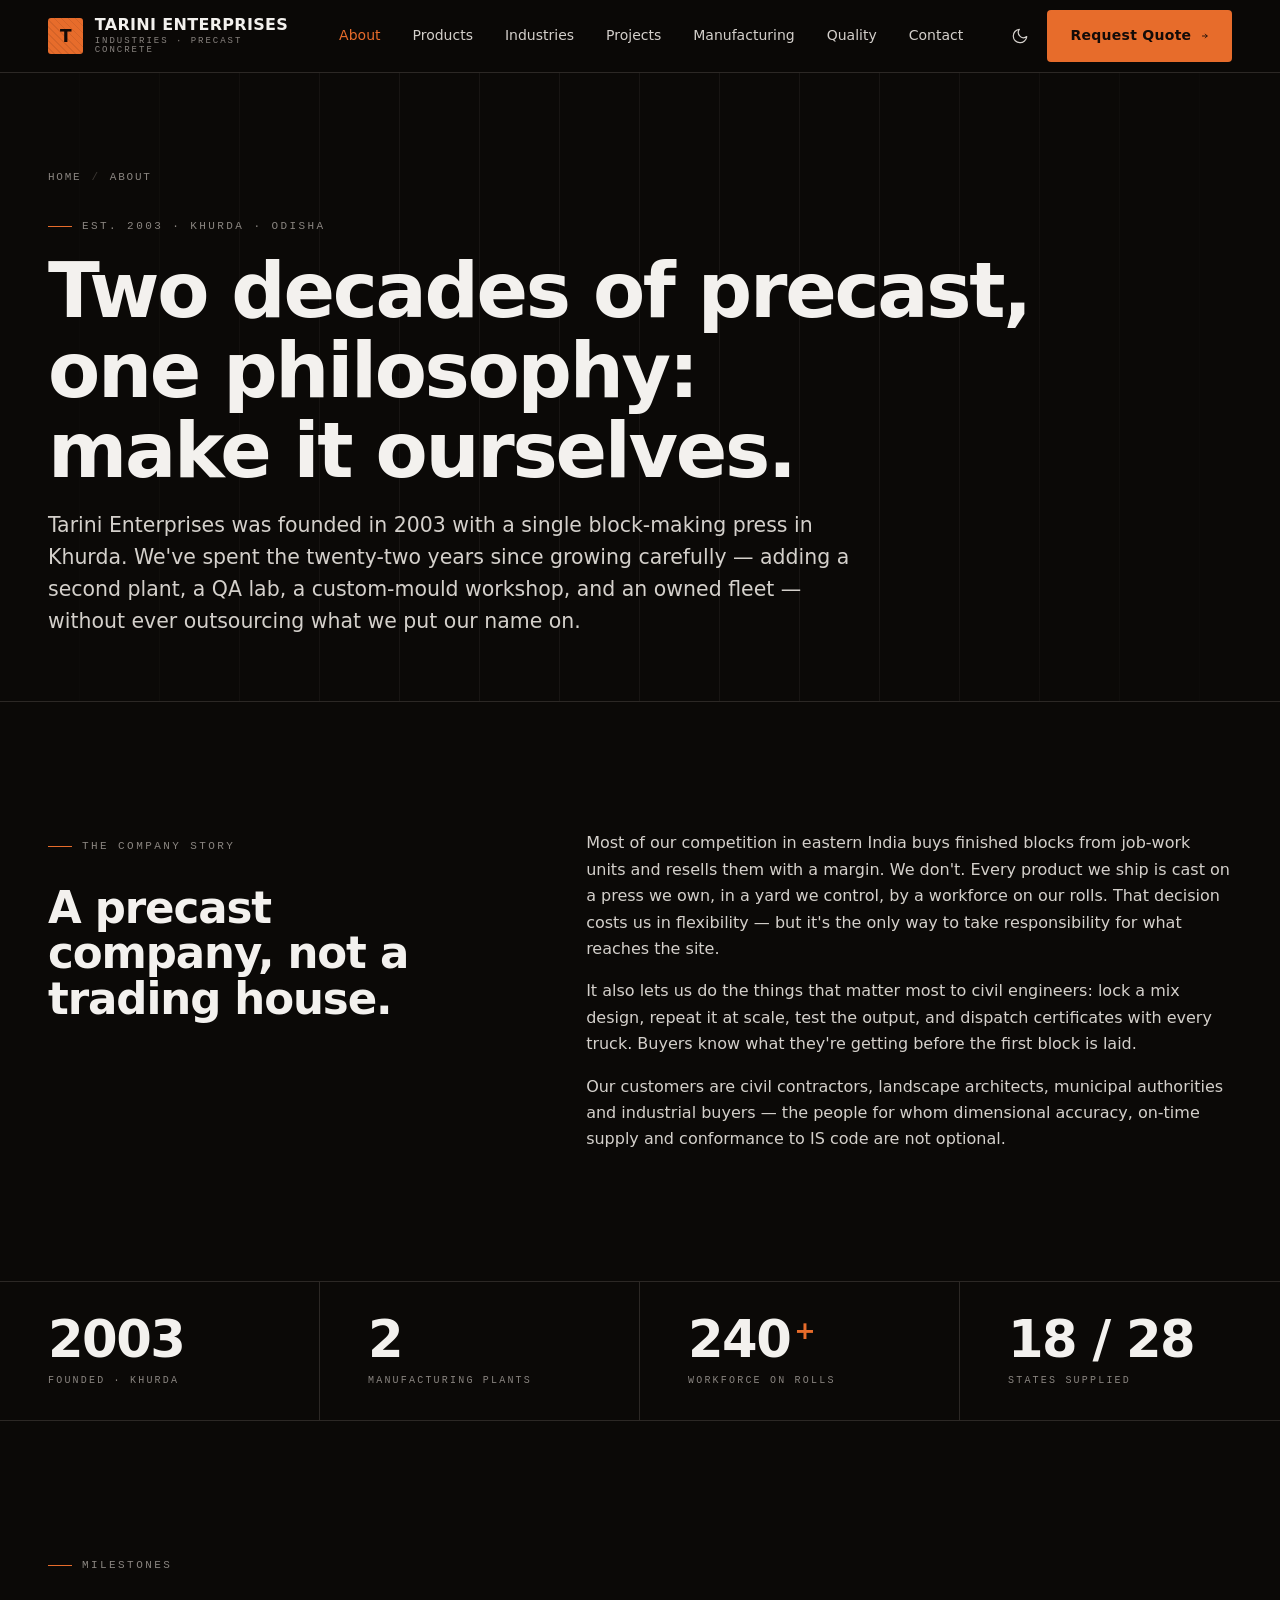
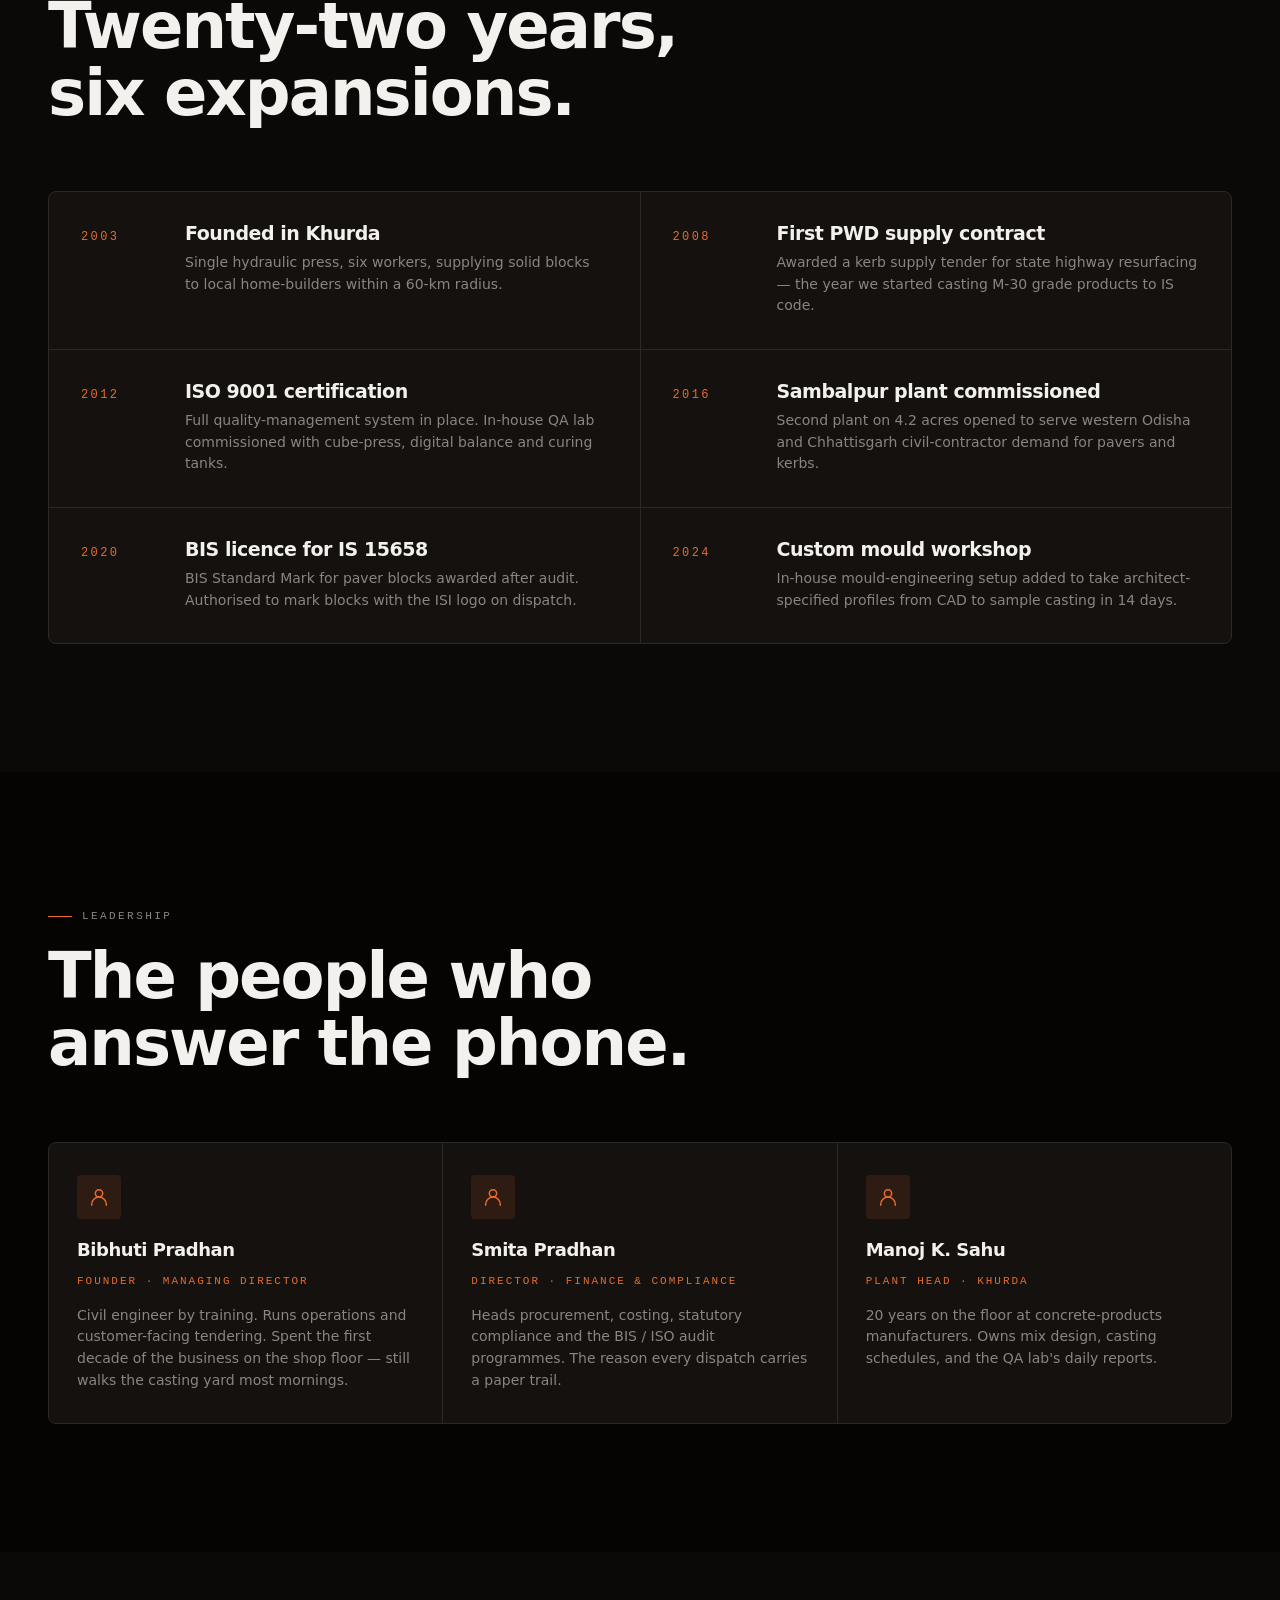
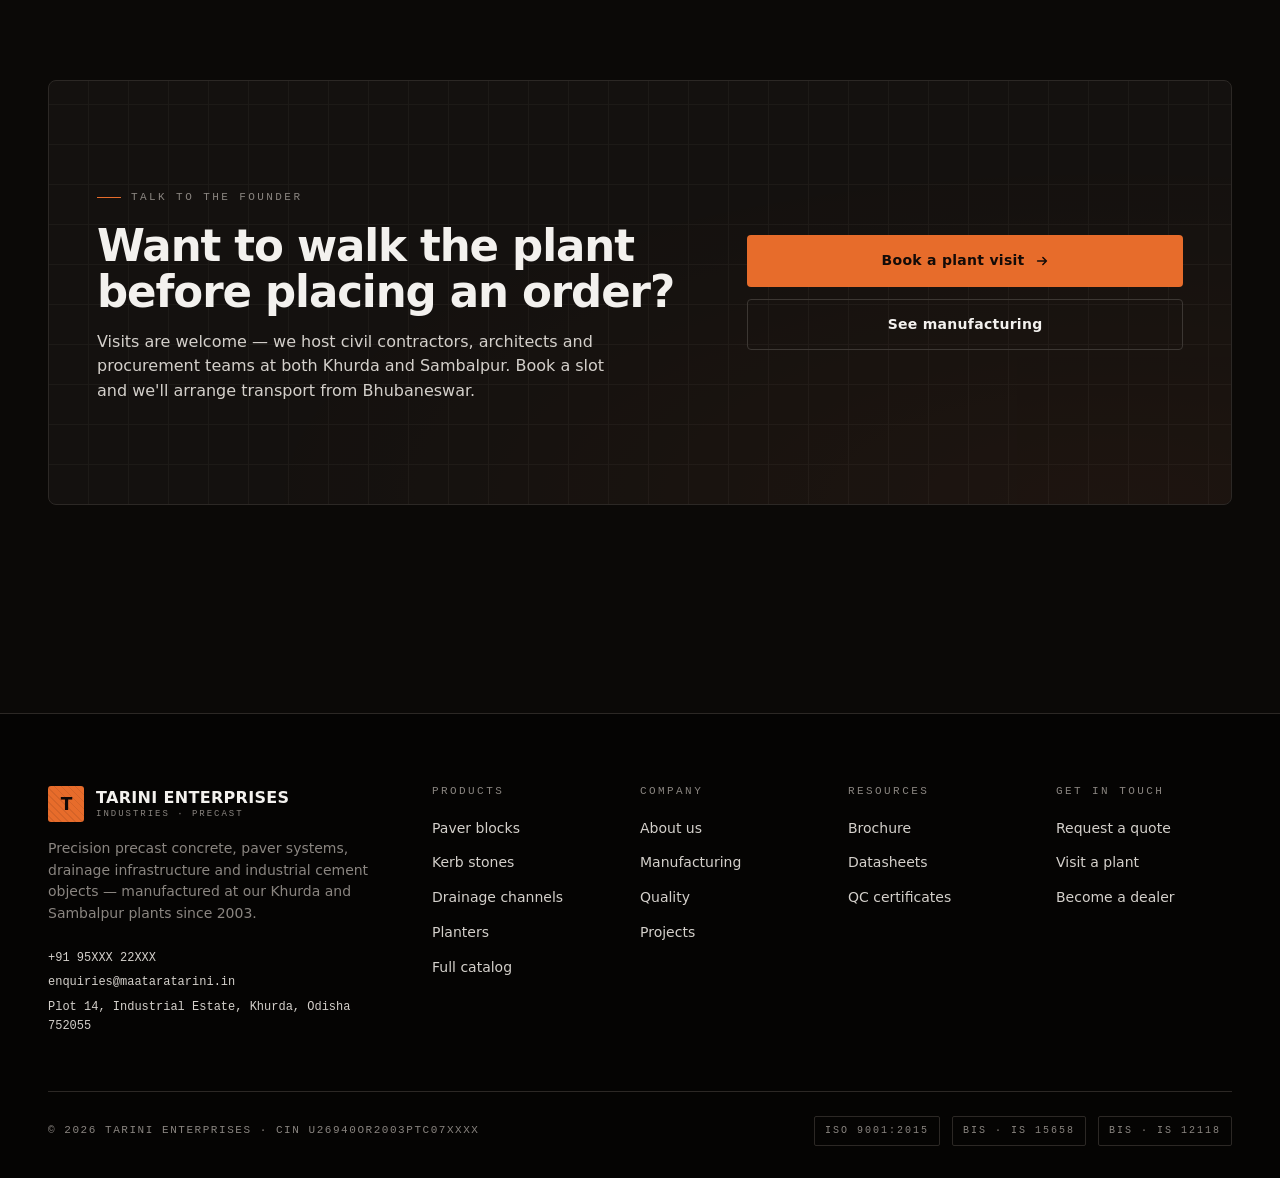
<file: about.html>
<!doctype html>
<html lang="en" data-theme="dark">
<head>
  <meta charset="utf-8" />
  <meta name="viewport" content="width=device-width, initial-scale=1" />
  <title>About — Tarini Enterprises</title>
  <meta name="description" content="Two decades of precast concrete manufacturing in Odisha. Two plants, 240+ workforce, an in-house QA lab — and a refusal to trade what we can make ourselves." />
  <link rel="stylesheet" href="css/site.css" />
</head>
<body>

  <header class="site-nav">
    <div class="container">
      <a href="index.html" class="brand" aria-label="Tarini Enterprises home">
        <span class="mark" aria-hidden="true">T</span>
        <span class="brand-text"><span class="name">Tarini Enterprises</span><span class="sub">Industries · Precast Concrete</span></span>
      </a>
      <button class="nav-toggle" data-nav-toggle aria-label="Open menu" aria-expanded="false">
        <svg width="20" height="20" viewBox="0 0 20 20" fill="none" stroke="currentColor" stroke-width="1.6"><path d="M3 6h14M3 10h14M3 14h14"/></svg>
      </button>
      <ul class="nav-links" data-nav-menu>
        <li><a href="about.html">About</a></li>
        <li><a href="products.html">Products</a></li>
        <li><a href="industries.html">Industries</a></li>
        <li><a href="projects.html">Projects</a></li>
        <li><a href="manufacturing.html">Manufacturing</a></li>
        <li><a href="quality.html">Quality</a></li>
        <li><a href="contact.html">Contact</a></li>
      </ul>
      <div class="nav-actions">
        <button class="theme-toggle" data-theme-toggle aria-label="Toggle theme">
          <svg class="moon" width="18" height="18" viewBox="0 0 24 24" fill="none" stroke="currentColor" stroke-width="1.6" stroke-linecap="round" stroke-linejoin="round"><path d="M21 12.79A9 9 0 1 1 11.21 3 7 7 0 0 0 21 12.79Z"/></svg>
          <svg class="sun" width="18" height="18" viewBox="0 0 24 24" fill="none" stroke="currentColor" stroke-width="1.6" stroke-linecap="round" stroke-linejoin="round"><circle cx="12" cy="12" r="4"/><path d="M12 2v2M12 20v2M4.93 4.93l1.41 1.41M17.66 17.66l1.41 1.41M2 12h2M20 12h2M4.93 19.07l1.41-1.41M17.66 6.34l1.41-1.41"/></svg>
        </button>
        <a href="contact.html" class="btn btn-primary">Request Quote
          <svg class="arrow" width="14" height="14" viewBox="0 0 16 16" fill="none" stroke="currentColor" stroke-width="1.8" stroke-linecap="round" stroke-linejoin="round"><path d="M3 8h10M9 4l4 4-4 4"/></svg>
        </a>
      </div>
    </div>
  </header>

  <section class="page-hero">
    <div class="container">
      <div class="breadcrumb"><a href="index.html">Home</a><span class="sep">/</span><span>About</span></div>
      <span class="eyebrow">Est. 2003 · Khurda · Odisha</span>
      <h1>Two decades of precast, one philosophy: make it ourselves.</h1>
      <p class="lead">Tarini Enterprises was founded in 2003 with a single block-making press in Khurda. We've spent the twenty-two years since growing carefully — adding a second plant, a QA lab, a custom-mould workshop, and an owned fleet — without ever outsourcing what we put our name on.</p>
    </div>
  </section>

  <section class="section">
    <div class="container">
      <div class="two-col">
        <div class="left">
          <span class="eyebrow">The company story</span>
          <h2 class="h-2" style="margin-top: 14px;">A precast company, not a trading house.</h2>
        </div>
        <div class="body-text">
          <p>Most of our competition in eastern India buys finished blocks from job-work units and resells them with a margin. We don't. Every product we ship is cast on a press we own, in a yard we control, by a workforce on our rolls. That decision costs us in flexibility — but it's the only way to take responsibility for what reaches the site.</p>
          <p>It also lets us do the things that matter most to civil engineers: lock a mix design, repeat it at scale, test the output, and dispatch certificates with every truck. Buyers know what they're getting before the first block is laid.</p>
          <p>Our customers are civil contractors, landscape architects, municipal authorities and industrial buyers — the people for whom dimensional accuracy, on-time supply and conformance to IS code are not optional.</p>
        </div>
      </div>
    </div>
  </section>

  <section class="stat-strip">
    <div class="stat"><span class="num">2003</span><span class="label">Founded · Khurda</span></div>
    <div class="stat"><span class="num">2</span><span class="label">Manufacturing plants</span></div>
    <div class="stat"><span class="num">240<sup>+</sup></span><span class="label">Workforce on rolls</span></div>
    <div class="stat"><span class="num">18 / 28</span><span class="label">States supplied</span></div>
  </section>

  <section class="section">
    <div class="container">
      <div class="section-head">
        <span class="eyebrow">Milestones</span>
        <h2 class="h-1">Twenty-two years, six expansions.</h2>
      </div>

      <div class="capability-list">
        <article class="capability-item">
          <span class="num">2003</span>
          <div><h3>Founded in Khurda</h3><p>Single hydraulic press, six workers, supplying solid blocks to local home-builders within a 60-km radius.</p></div>
        </article>
        <article class="capability-item">
          <span class="num">2008</span>
          <div><h3>First PWD supply contract</h3><p>Awarded a kerb supply tender for state highway resurfacing — the year we started casting M-30 grade products to IS code.</p></div>
        </article>
        <article class="capability-item">
          <span class="num">2012</span>
          <div><h3>ISO 9001 certification</h3><p>Full quality-management system in place. In-house QA lab commissioned with cube-press, digital balance and curing tanks.</p></div>
        </article>
        <article class="capability-item">
          <span class="num">2016</span>
          <div><h3>Sambalpur plant commissioned</h3><p>Second plant on 4.2 acres opened to serve western Odisha and Chhattisgarh civil-contractor demand for pavers and kerbs.</p></div>
        </article>
        <article class="capability-item">
          <span class="num">2020</span>
          <div><h3>BIS licence for IS 15658</h3><p>BIS Standard Mark for paver blocks awarded after audit. Authorised to mark blocks with the ISI logo on dispatch.</p></div>
        </article>
        <article class="capability-item">
          <span class="num">2024</span>
          <div><h3>Custom mould workshop</h3><p>In-house mould-engineering setup added to take architect-specified profiles from CAD to sample casting in 14 days.</p></div>
        </article>
      </div>
    </div>
  </section>

  <section class="section" style="background: var(--bg-2);">
    <div class="container">
      <div class="section-head">
        <span class="eyebrow">Leadership</span>
        <h2 class="h-1">The people who answer the phone.</h2>
      </div>
      <div class="card-grid cols-3">
        <article class="feat-card">
          <div class="icon">
            <svg width="22" height="22" viewBox="0 0 24 24" fill="none" stroke="currentColor" stroke-width="1.6" stroke-linecap="round" stroke-linejoin="round"><circle cx="12" cy="8" r="4"/><path d="M4 21v-1a8 8 0 0 1 16 0v1"/></svg>
          </div>
          <h3>Bibhuti Pradhan</h3>
          <p style="font-family: var(--font-mono); font-size: 11px; letter-spacing: 0.18em; text-transform: uppercase; color: var(--accent);">Founder · Managing Director</p>
          <p>Civil engineer by training. Runs operations and customer-facing tendering. Spent the first decade of the business on the shop floor — still walks the casting yard most mornings.</p>
        </article>
        <article class="feat-card">
          <div class="icon">
            <svg width="22" height="22" viewBox="0 0 24 24" fill="none" stroke="currentColor" stroke-width="1.6" stroke-linecap="round" stroke-linejoin="round"><circle cx="12" cy="8" r="4"/><path d="M4 21v-1a8 8 0 0 1 16 0v1"/></svg>
          </div>
          <h3>Smita Pradhan</h3>
          <p style="font-family: var(--font-mono); font-size: 11px; letter-spacing: 0.18em; text-transform: uppercase; color: var(--accent);">Director · Finance &amp; Compliance</p>
          <p>Heads procurement, costing, statutory compliance and the BIS / ISO audit programmes. The reason every dispatch carries a paper trail.</p>
        </article>
        <article class="feat-card">
          <div class="icon">
            <svg width="22" height="22" viewBox="0 0 24 24" fill="none" stroke="currentColor" stroke-width="1.6" stroke-linecap="round" stroke-linejoin="round"><circle cx="12" cy="8" r="4"/><path d="M4 21v-1a8 8 0 0 1 16 0v1"/></svg>
          </div>
          <h3>Manoj K. Sahu</h3>
          <p style="font-family: var(--font-mono); font-size: 11px; letter-spacing: 0.18em; text-transform: uppercase; color: var(--accent);">Plant Head · Khurda</p>
          <p>20 years on the floor at concrete-products manufacturers. Owns mix design, casting schedules, and the QA lab's daily reports.</p>
        </article>
      </div>
    </div>
  </section>

  <section class="section">
    <div class="container">
      <div class="cta-banner">
        <div>
          <span class="eyebrow">Talk to the founder</span>
          <h2 class="h-2" style="margin-top: 18px;">Want to walk the plant before placing an order?</h2>
          <p style="margin-top: 14px;">Visits are welcome — we host civil contractors, architects and procurement teams at both Khurda and Sambalpur. Book a slot and we'll arrange transport from Bhubaneswar.</p>
        </div>
        <div class="cta-actions">
          <a href="contact.html" class="btn btn-primary">Book a plant visit
            <svg class="arrow" width="14" height="14" viewBox="0 0 16 16" fill="none" stroke="currentColor" stroke-width="1.8" stroke-linecap="round" stroke-linejoin="round"><path d="M3 8h10M9 4l4 4-4 4"/></svg>
          </a>
          <a href="manufacturing.html" class="btn btn-secondary">See manufacturing</a>
        </div>
      </div>
    </div>
  </section>

  <footer class="site-footer">
    <div class="container">
      <div class="footer-grid">
        <div class="footer-brand">
          <a href="index.html" class="brand"><span class="mark">T</span><span class="brand-text"><span class="name">Tarini Enterprises</span><span class="sub">Industries · Precast</span></span></a>
          <p>Precision precast concrete, paver systems, drainage infrastructure and industrial cement objects — manufactured at our Khurda and Sambalpur plants since 2003.</p>
          <div class="contact"><a href="tel:+919500022000">+91 95XXX 22XXX</a><a href="mailto:enquiries@maataratarini.in">enquiries@maataratarini.in</a><span>Plot 14, Industrial Estate, Khurda, Odisha 752055</span></div>
        </div>
        <div class="footer-col"><h4>Products</h4><ul><li><a href="products.html#paver-blocks">Paver blocks</a></li><li><a href="products.html#kerb-stones">Kerb stones</a></li><li><a href="products.html#drainage">Drainage channels</a></li><li><a href="products.html#planters">Planters</a></li><li><a href="products.html">Full catalog</a></li></ul></div>
        <div class="footer-col"><h4>Company</h4><ul><li><a href="about.html">About us</a></li><li><a href="manufacturing.html">Manufacturing</a></li><li><a href="quality.html">Quality</a></li><li><a href="projects.html">Projects</a></li></ul></div>
        <div class="footer-col"><h4>Resources</h4><ul><li><a href="#">Brochure</a></li><li><a href="#">Datasheets</a></li><li><a href="#">QC certificates</a></li></ul></div>
        <div class="footer-col"><h4>Get in touch</h4><ul><li><a href="contact.html">Request a quote</a></li><li><a href="contact.html">Visit a plant</a></li><li><a href="contact.html">Become a dealer</a></li></ul></div>
      </div>
      <div class="footer-bottom">
        <span class="legal">© <span data-year>2026</span> Tarini Enterprises · CIN U26940OR2003PTC07XXXX</span>
        <div class="badges"><span class="badge">ISO 9001:2015</span><span class="badge">BIS · IS 15658</span><span class="badge">BIS · IS 12118</span></div>
      </div>
    </div>
  </footer>

  <script src="js/site.js"></script>
</body>
</html>
</file>
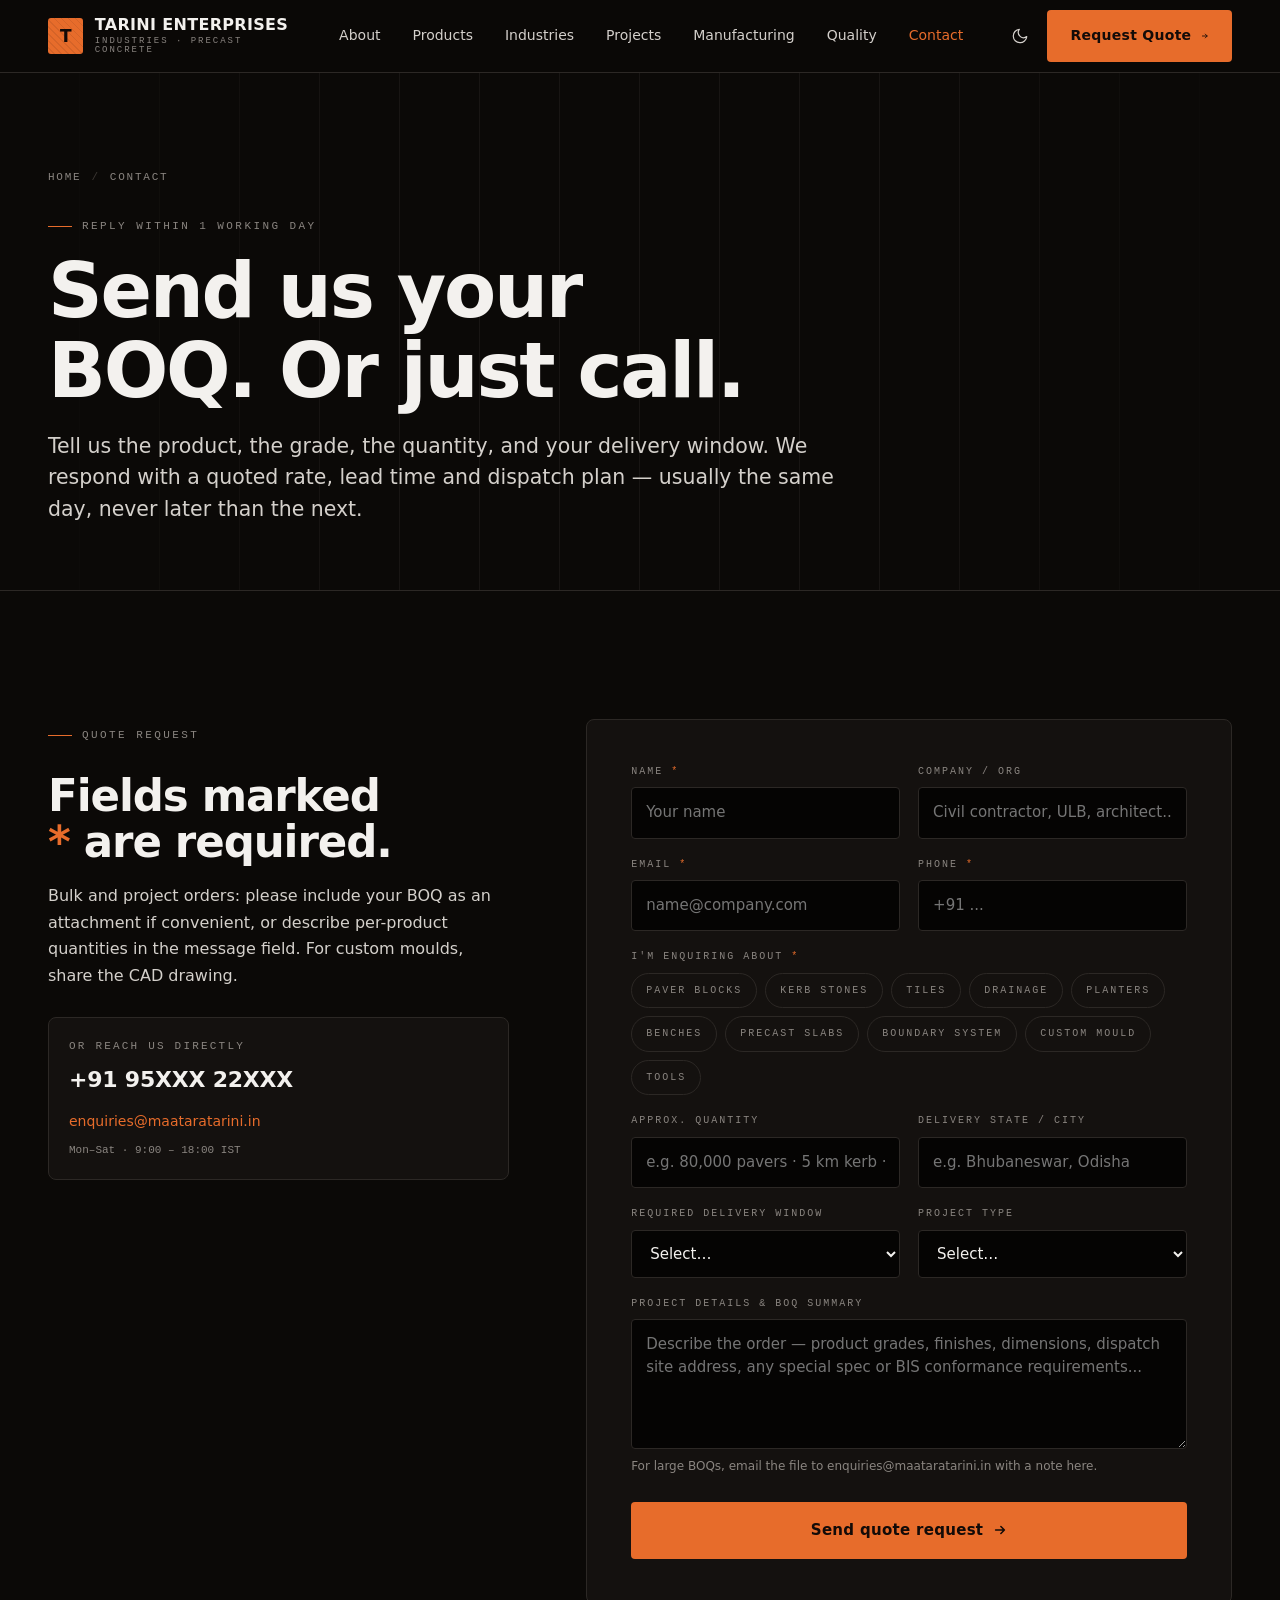
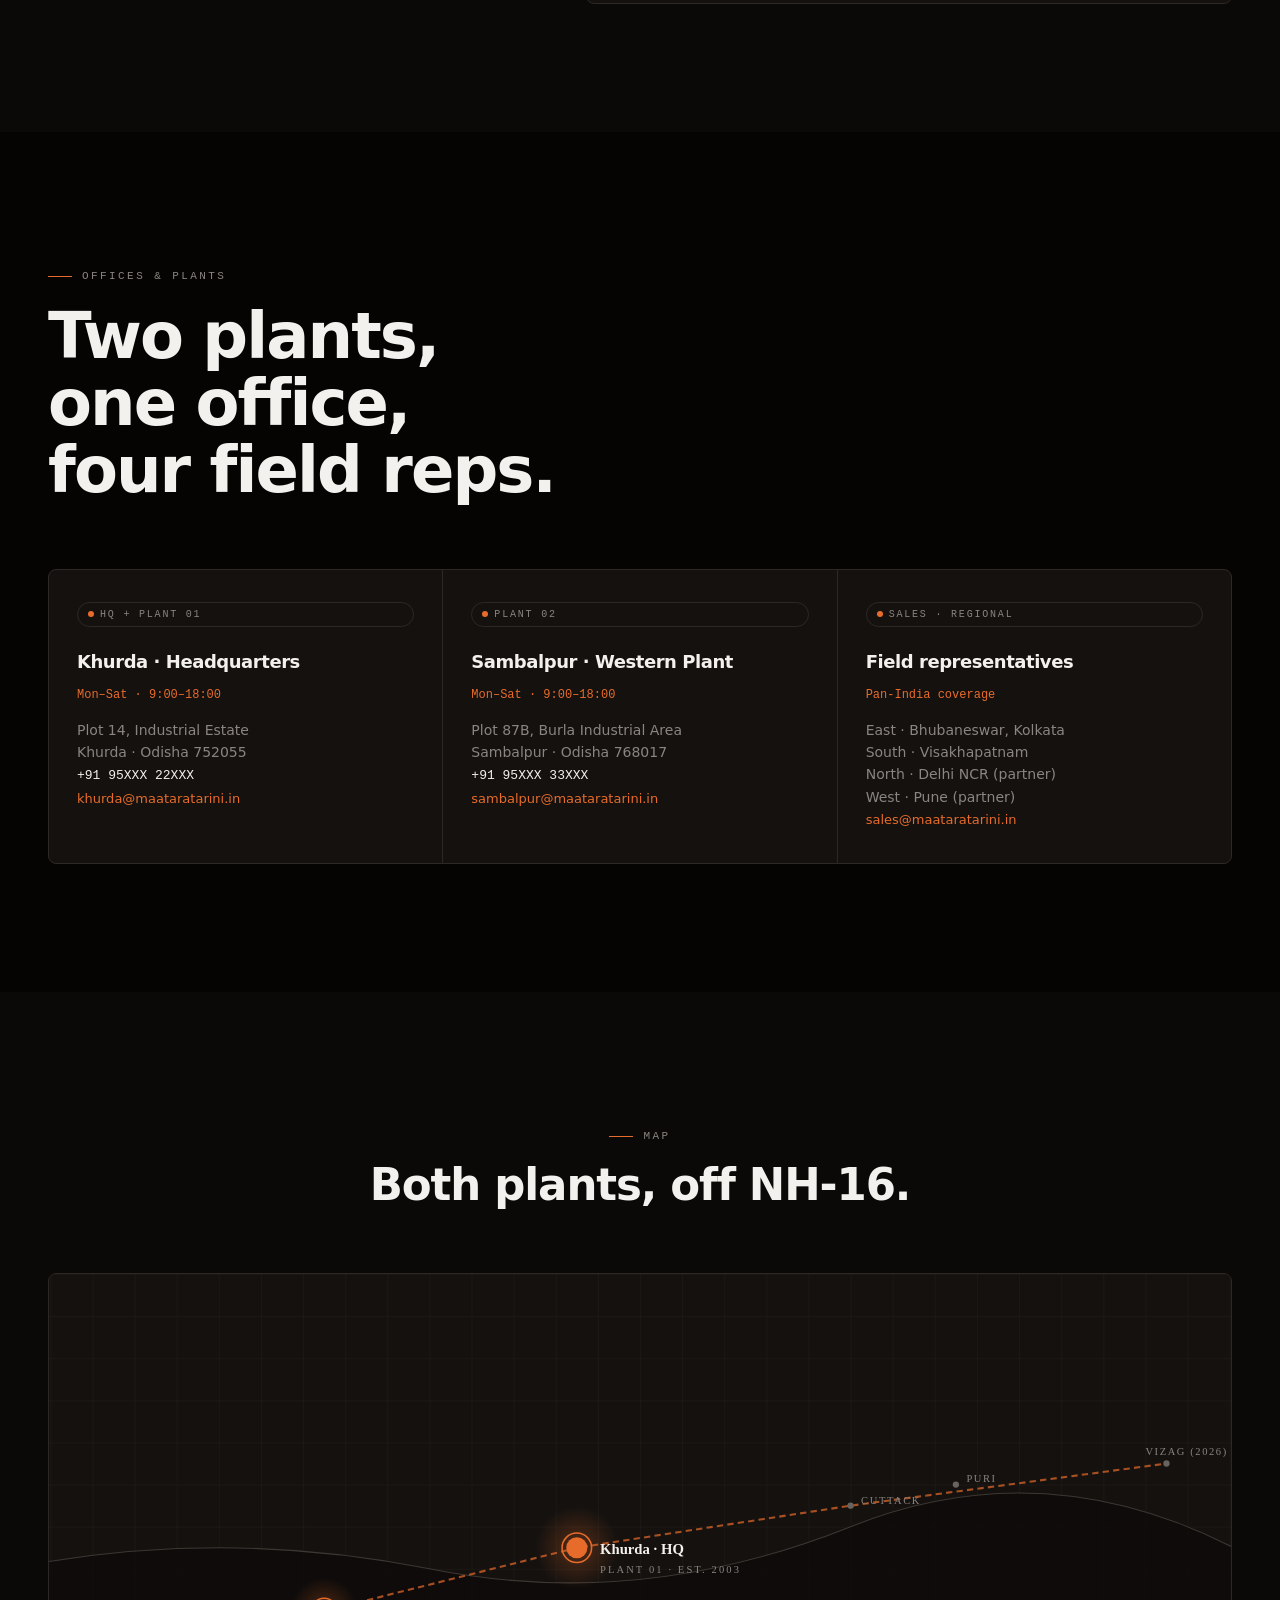
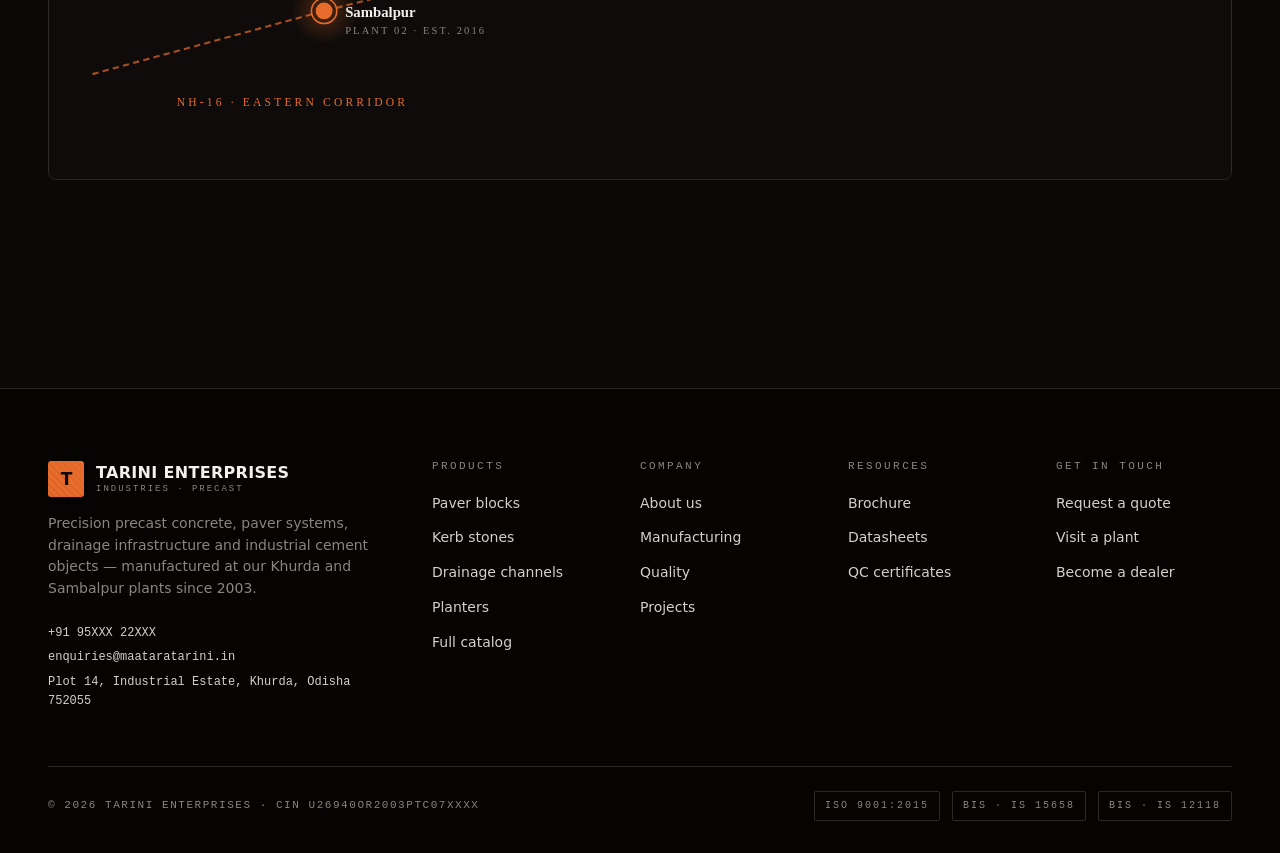
<file: contact.html>
<!doctype html>
<html lang="en" data-theme="dark">
<head>
  <meta charset="utf-8" />
  <meta name="viewport" content="width=device-width, initial-scale=1" />
  <title>Contact &amp; Quote Request — Tarini Enterprises</title>
  <meta name="description" content="Request a quote, book a plant visit, become a dealer, or reach our Khurda HQ and Sambalpur plant directly. We respond within one working day." />
  <link rel="stylesheet" href="css/site.css" />
</head>
<body>

  <header class="site-nav">
    <div class="container">
      <a href="index.html" class="brand"><span class="mark">T</span><span class="brand-text"><span class="name">Tarini Enterprises</span><span class="sub">Industries · Precast Concrete</span></span></a>
      <button class="nav-toggle" data-nav-toggle aria-label="Open menu" aria-expanded="false"><svg width="20" height="20" viewBox="0 0 20 20" fill="none" stroke="currentColor" stroke-width="1.6"><path d="M3 6h14M3 10h14M3 14h14"/></svg></button>
      <ul class="nav-links" data-nav-menu>
        <li><a href="about.html">About</a></li>
        <li><a href="products.html">Products</a></li>
        <li><a href="industries.html">Industries</a></li>
        <li><a href="projects.html">Projects</a></li>
        <li><a href="manufacturing.html">Manufacturing</a></li>
        <li><a href="quality.html">Quality</a></li>
        <li><a href="contact.html">Contact</a></li>
      </ul>
      <div class="nav-actions">
        <button class="theme-toggle" data-theme-toggle aria-label="Toggle theme">
          <svg class="moon" width="18" height="18" viewBox="0 0 24 24" fill="none" stroke="currentColor" stroke-width="1.6" stroke-linecap="round" stroke-linejoin="round"><path d="M21 12.79A9 9 0 1 1 11.21 3 7 7 0 0 0 21 12.79Z"/></svg>
          <svg class="sun" width="18" height="18" viewBox="0 0 24 24" fill="none" stroke="currentColor" stroke-width="1.6" stroke-linecap="round" stroke-linejoin="round"><circle cx="12" cy="12" r="4"/><path d="M12 2v2M12 20v2M4.93 4.93l1.41 1.41M17.66 17.66l1.41 1.41M2 12h2M20 12h2M4.93 19.07l1.41-1.41M17.66 6.34l1.41-1.41"/></svg>
        </button>
        <a href="#quote-form" class="btn btn-primary">Request Quote <svg class="arrow" width="14" height="14" viewBox="0 0 16 16" fill="none" stroke="currentColor" stroke-width="1.8" stroke-linecap="round" stroke-linejoin="round"><path d="M3 8h10M9 4l4 4-4 4"/></svg></a>
      </div>
    </div>
  </header>

  <section class="page-hero">
    <div class="container">
      <div class="breadcrumb"><a href="index.html">Home</a><span class="sep">/</span><span>Contact</span></div>
      <span class="eyebrow">Reply within 1 working day</span>
      <h1>Send us your BOQ. Or just call.</h1>
      <p class="lead">Tell us the product, the grade, the quantity, and your delivery window. We respond with a quoted rate, lead time and dispatch plan — usually the same day, never later than the next.</p>
    </div>
  </section>

  <section class="section" id="quote-form">
    <div class="container">
      <div class="two-col">
        <div class="left">
          <span class="eyebrow">Quote request</span>
          <h2 class="h-2" style="margin-top: 14px;">Fields marked <span style="color: var(--accent);">*</span> are required.</h2>
          <p class="body-text" style="margin-top: 18px;">Bulk and project orders: please include your BOQ as an attachment if convenient, or describe per-product quantities in the message field. For custom moulds, share the CAD drawing.</p>

          <div style="margin-top: 28px; padding: 20px; border: 1px solid var(--border); border-radius: var(--radius-lg); background: var(--surface);">
            <p style="font-family: var(--font-mono); font-size: 11px; letter-spacing: 0.2em; text-transform: uppercase; color: var(--muted); margin-bottom: 8px;">Or reach us directly</p>
            <a href="tel:+919500022000" style="font-family: var(--font-display); font-size: 22px; font-weight: 700; color: var(--fg); letter-spacing: -0.01em;">+91 95XXX 22XXX</a>
            <p style="margin-top: 12px;"><a href="mailto:enquiries@maataratarini.in" style="color: var(--accent); font-size: 14px;">enquiries@maataratarini.in</a></p>
            <p style="font-family: var(--font-mono); font-size: 11px; color: var(--muted); margin-top: 8px;">Mon–Sat · 9:00 – 18:00 IST</p>
          </div>
        </div>

        <div>
          <form class="form-card" data-quote-form>
            <div class="form-grid">
              <div class="field">
                <label for="f-name">Name <span class="req">*</span></label>
                <input type="text" id="f-name" required placeholder="Your name" />
              </div>
              <div class="field">
                <label for="f-org">Company / Org</label>
                <input type="text" id="f-org" placeholder="Civil contractor, ULB, architect..." />
              </div>
              <div class="field">
                <label for="f-email">Email <span class="req">*</span></label>
                <input type="email" id="f-email" required placeholder="name@company.com" />
              </div>
              <div class="field">
                <label for="f-phone">Phone <span class="req">*</span></label>
                <input type="tel" id="f-phone" required placeholder="+91 ..." />
              </div>
              <div class="field full">
                <label>I'm enquiring about <span class="req">*</span></label>
                <div class="field-row">
                  <label class="check-pill"><input type="checkbox" value="pavers"/>Paver blocks</label>
                  <label class="check-pill"><input type="checkbox" value="kerbs"/>Kerb stones</label>
                  <label class="check-pill"><input type="checkbox" value="tiles"/>Tiles</label>
                  <label class="check-pill"><input type="checkbox" value="drainage"/>Drainage</label>
                  <label class="check-pill"><input type="checkbox" value="planters"/>Planters</label>
                  <label class="check-pill"><input type="checkbox" value="benches"/>Benches</label>
                  <label class="check-pill"><input type="checkbox" value="slabs"/>Precast slabs</label>
                  <label class="check-pill"><input type="checkbox" value="boundary"/>Boundary system</label>
                  <label class="check-pill"><input type="checkbox" value="custom"/>Custom mould</label>
                  <label class="check-pill"><input type="checkbox" value="tools"/>Tools</label>
                </div>
              </div>

              <div class="field">
                <label for="f-quantity">Approx. quantity</label>
                <input type="text" id="f-quantity" placeholder="e.g. 80,000 pavers · 5 km kerb · 12 trucks" />
              </div>
              <div class="field">
                <label for="f-site">Delivery state / city</label>
                <input type="text" id="f-site" placeholder="e.g. Bhubaneswar, Odisha" />
              </div>
              <div class="field">
                <label for="f-window">Required delivery window</label>
                <select id="f-window">
                  <option value="">Select…</option>
                  <option>Within 2 weeks</option>
                  <option>2 – 6 weeks</option>
                  <option>6 – 12 weeks</option>
                  <option>3 – 6 months</option>
                  <option>Flexible</option>
                </select>
              </div>
              <div class="field">
                <label for="f-type">Project type</label>
                <select id="f-type">
                  <option value="">Select…</option>
                  <option>Real estate / housing</option>
                  <option>Roads &amp; highways</option>
                  <option>Municipal infrastructure</option>
                  <option>Landscape / garden</option>
                  <option>Commercial building</option>
                  <option>Industrial park</option>
                  <option>Public space</option>
                  <option>Custom / architectural</option>
                </select>
              </div>

              <div class="field full">
                <label for="f-message">Project details &amp; BOQ summary</label>
                <textarea id="f-message" placeholder="Describe the order — product grades, finishes, dimensions, dispatch site address, any special spec or BIS conformance requirements..."></textarea>
                <span class="hint">For large BOQs, email the file to enquiries@maataratarini.in with a note here.</span>
              </div>

              <div class="field full" style="margin-top: 8px;">
                <button type="submit" class="btn btn-primary" style="width: 100%; padding: 16px 24px; font-size: 15px;">
                  Send quote request
                  <svg class="arrow" width="14" height="14" viewBox="0 0 16 16" fill="none" stroke="currentColor" stroke-width="1.8" stroke-linecap="round" stroke-linejoin="round"><path d="M3 8h10M9 4l4 4-4 4"/></svg>
                </button>
              </div>

              <div class="form-success full" data-form-success>
                <strong>Quote request sent.</strong>
                <span style="display: block; margin-top: 4px; color: var(--fg-2); font-size: 13px;">We'll respond within one working day at the email and phone you provided.</span>
              </div>
            </div>
          </form>
        </div>
      </div>
    </div>
  </section>

  <section class="section" id="offices" style="background: var(--bg-2);">
    <div class="container">
      <div class="section-head">
        <span class="eyebrow">Offices &amp; plants</span>
        <h2 class="h-1">Two plants, one office, four field reps.</h2>
      </div>

      <div class="card-grid cols-3">
        <article class="feat-card">
          <span class="pill"><span class="dot"></span>HQ + Plant 01</span>
          <h3 style="margin-top: 12px;">Khurda · Headquarters</h3>
          <p style="font-family: var(--font-mono); font-size: 12px; color: var(--accent);">Mon–Sat · 9:00–18:00</p>
          <p style="line-height: 1.6;">Plot 14, Industrial Estate<br/>Khurda · Odisha 752055<br/><span style="font-family: var(--font-mono); font-size: 13px; color: var(--fg);">+91 95XXX 22XXX</span><br/><a href="mailto:khurda@maataratarini.in" style="color: var(--accent); font-size: 13px;">khurda@maataratarini.in</a></p>
        </article>

        <article class="feat-card">
          <span class="pill"><span class="dot"></span>Plant 02</span>
          <h3 style="margin-top: 12px;">Sambalpur · Western Plant</h3>
          <p style="font-family: var(--font-mono); font-size: 12px; color: var(--accent);">Mon–Sat · 9:00–18:00</p>
          <p style="line-height: 1.6;">Plot 87B, Burla Industrial Area<br/>Sambalpur · Odisha 768017<br/><span style="font-family: var(--font-mono); font-size: 13px; color: var(--fg);">+91 95XXX 33XXX</span><br/><a href="mailto:sambalpur@maataratarini.in" style="color: var(--accent); font-size: 13px;">sambalpur@maataratarini.in</a></p>
        </article>

        <article class="feat-card">
          <span class="pill"><span class="dot"></span>Sales · Regional</span>
          <h3 style="margin-top: 12px;">Field representatives</h3>
          <p style="font-family: var(--font-mono); font-size: 12px; color: var(--accent);">Pan-India coverage</p>
          <p style="line-height: 1.6;">East · Bhubaneswar, Kolkata<br/>South · Visakhapatnam<br/>North · Delhi NCR (partner)<br/>West · Pune (partner)<br/><a href="mailto:sales@maataratarini.in" style="color: var(--accent); font-size: 13px;">sales@maataratarini.in</a></p>
        </article>
      </div>
    </div>
  </section>

  <section class="section">
    <div class="container">
      <div class="section-head center">
        <span class="eyebrow center">Map</span>
        <h2 class="h-2">Both plants, off NH-16.</h2>
      </div>
      <div style="aspect-ratio: 21 / 9; border: 1px solid var(--border); border-radius: var(--radius-lg); overflow: hidden; position: relative; background: var(--surface);">
        <svg viewBox="0 0 1200 480" preserveAspectRatio="xMidYMid slice" style="position:absolute;inset:0;width:100%;height:100%;">
          <defs>
            <pattern id="mapgrid" width="40" height="40" patternUnits="userSpaceOnUse">
              <path d="M 40 0 L 0 0 L 0 40" fill="none" stroke="oklch(28% 0.008 60)" stroke-width="0.5"/>
            </pattern>
            <radialGradient id="mapglow1" cx="50%" cy="50%" r="50%">
              <stop offset="0" stop-color="oklch(67% 0.17 45 / 0.3)"/>
              <stop offset="1" stop-color="oklch(67% 0.17 45 / 0)"/>
            </radialGradient>
          </defs>
          <rect width="1200" height="480" fill="oklch(18% 0.007 60)"/>
          <rect width="1200" height="480" fill="url(#mapgrid)"/>
          <!-- abstract coastline -->
          <path d="M 0 280 Q 200 240 400 280 T 800 240 T 1200 280 L 1200 480 L 0 480 Z" fill="oklch(15% 0.006 60)" opacity="0.8"/>
          <path d="M 0 280 Q 200 240 400 280 T 800 240 T 1200 280" fill="none" stroke="oklch(34% 0.012 60)" stroke-width="1"/>
          <!-- NH-16 line -->
          <path d="M 80 380 L 300 320 L 540 260 L 800 220 L 1100 180" fill="none" stroke="oklch(67% 0.17 45)" stroke-width="2" stroke-dasharray="6 4" opacity="0.7"/>
          <text x="160" y="410" font-family="ui-monospace" font-size="11" fill="oklch(67% 0.17 45)" letter-spacing="3">NH-16 · EASTERN CORRIDOR</text>
          <!-- Plant 01 -->
          <g transform="translate(540,260)">
            <circle r="40" fill="url(#mapglow1)"/>
            <circle r="10" fill="oklch(67% 0.17 45)"/>
            <circle r="14" fill="none" stroke="oklch(67% 0.17 45)" stroke-width="1.5"/>
            <text x="22" y="6" font-family="-apple-system" font-size="14" font-weight="700" fill="oklch(96% 0.005 80)">Khurda · HQ</text>
            <text x="22" y="24" font-family="ui-monospace" font-size="10" fill="oklch(62% 0.01 70)" letter-spacing="2">PLANT 01 · EST. 2003</text>
          </g>
          <!-- Plant 02 -->
          <g transform="translate(300,320)">
            <circle r="32" fill="url(#mapglow1)"/>
            <circle r="8" fill="oklch(67% 0.17 45)"/>
            <circle r="12" fill="none" stroke="oklch(67% 0.17 45)" stroke-width="1.5"/>
            <text x="20" y="6" font-family="-apple-system" font-size="14" font-weight="700" fill="oklch(96% 0.005 80)">Sambalpur</text>
            <text x="20" y="22" font-family="ui-monospace" font-size="10" fill="oklch(62% 0.01 70)" letter-spacing="2">PLANT 02 · EST. 2016</text>
          </g>
          <!-- Other cities -->
          <g fill="oklch(50% 0.012 60)">
            <circle cx="800" cy="220" r="3"/>
            <text x="810" y="218" font-family="ui-monospace" font-size="10" fill="oklch(62% 0.01 70)" letter-spacing="1.5">CUTTACK</text>
            <circle cx="900" cy="200" r="3"/>
            <text x="910" y="198" font-family="ui-monospace" font-size="10" fill="oklch(62% 0.01 70)" letter-spacing="1.5">PURI</text>
            <circle cx="1100" cy="180" r="3"/>
            <text x="1080" y="172" font-family="ui-monospace" font-size="10" fill="oklch(62% 0.01 70)" letter-spacing="1.5">VIZAG (2026)</text>
          </g>
        </svg>
      </div>
    </div>
  </section>

  <footer class="site-footer">
    <div class="container">
      <div class="footer-grid">
        <div class="footer-brand">
          <a href="index.html" class="brand"><span class="mark">T</span><span class="brand-text"><span class="name">Tarini Enterprises</span><span class="sub">Industries · Precast</span></span></a>
          <p>Precision precast concrete, paver systems, drainage infrastructure and industrial cement objects — manufactured at our Khurda and Sambalpur plants since 2003.</p>
          <div class="contact"><a href="tel:+919500022000">+91 95XXX 22XXX</a><a href="mailto:enquiries@maataratarini.in">enquiries@maataratarini.in</a><span>Plot 14, Industrial Estate, Khurda, Odisha 752055</span></div>
        </div>
        <div class="footer-col"><h4>Products</h4><ul><li><a href="products.html#paver-blocks">Paver blocks</a></li><li><a href="products.html#kerb-stones">Kerb stones</a></li><li><a href="products.html#drainage">Drainage channels</a></li><li><a href="products.html#planters">Planters</a></li><li><a href="products.html">Full catalog</a></li></ul></div>
        <div class="footer-col"><h4>Company</h4><ul><li><a href="about.html">About us</a></li><li><a href="manufacturing.html">Manufacturing</a></li><li><a href="quality.html">Quality</a></li><li><a href="projects.html">Projects</a></li></ul></div>
        <div class="footer-col"><h4>Resources</h4><ul><li><a href="#">Brochure</a></li><li><a href="#">Datasheets</a></li><li><a href="#">QC certificates</a></li></ul></div>
        <div class="footer-col"><h4>Get in touch</h4><ul><li><a href="contact.html">Request a quote</a></li><li><a href="contact.html">Visit a plant</a></li><li><a href="contact.html">Become a dealer</a></li></ul></div>
      </div>
      <div class="footer-bottom">
        <span class="legal">© <span data-year>2026</span> Tarini Enterprises · CIN U26940OR2003PTC07XXXX</span>
        <div class="badges"><span class="badge">ISO 9001:2015</span><span class="badge">BIS · IS 15658</span><span class="badge">BIS · IS 12118</span></div>
      </div>
    </div>
  </footer>

  <script src="js/site.js"></script>
</body>
</html>
</file>
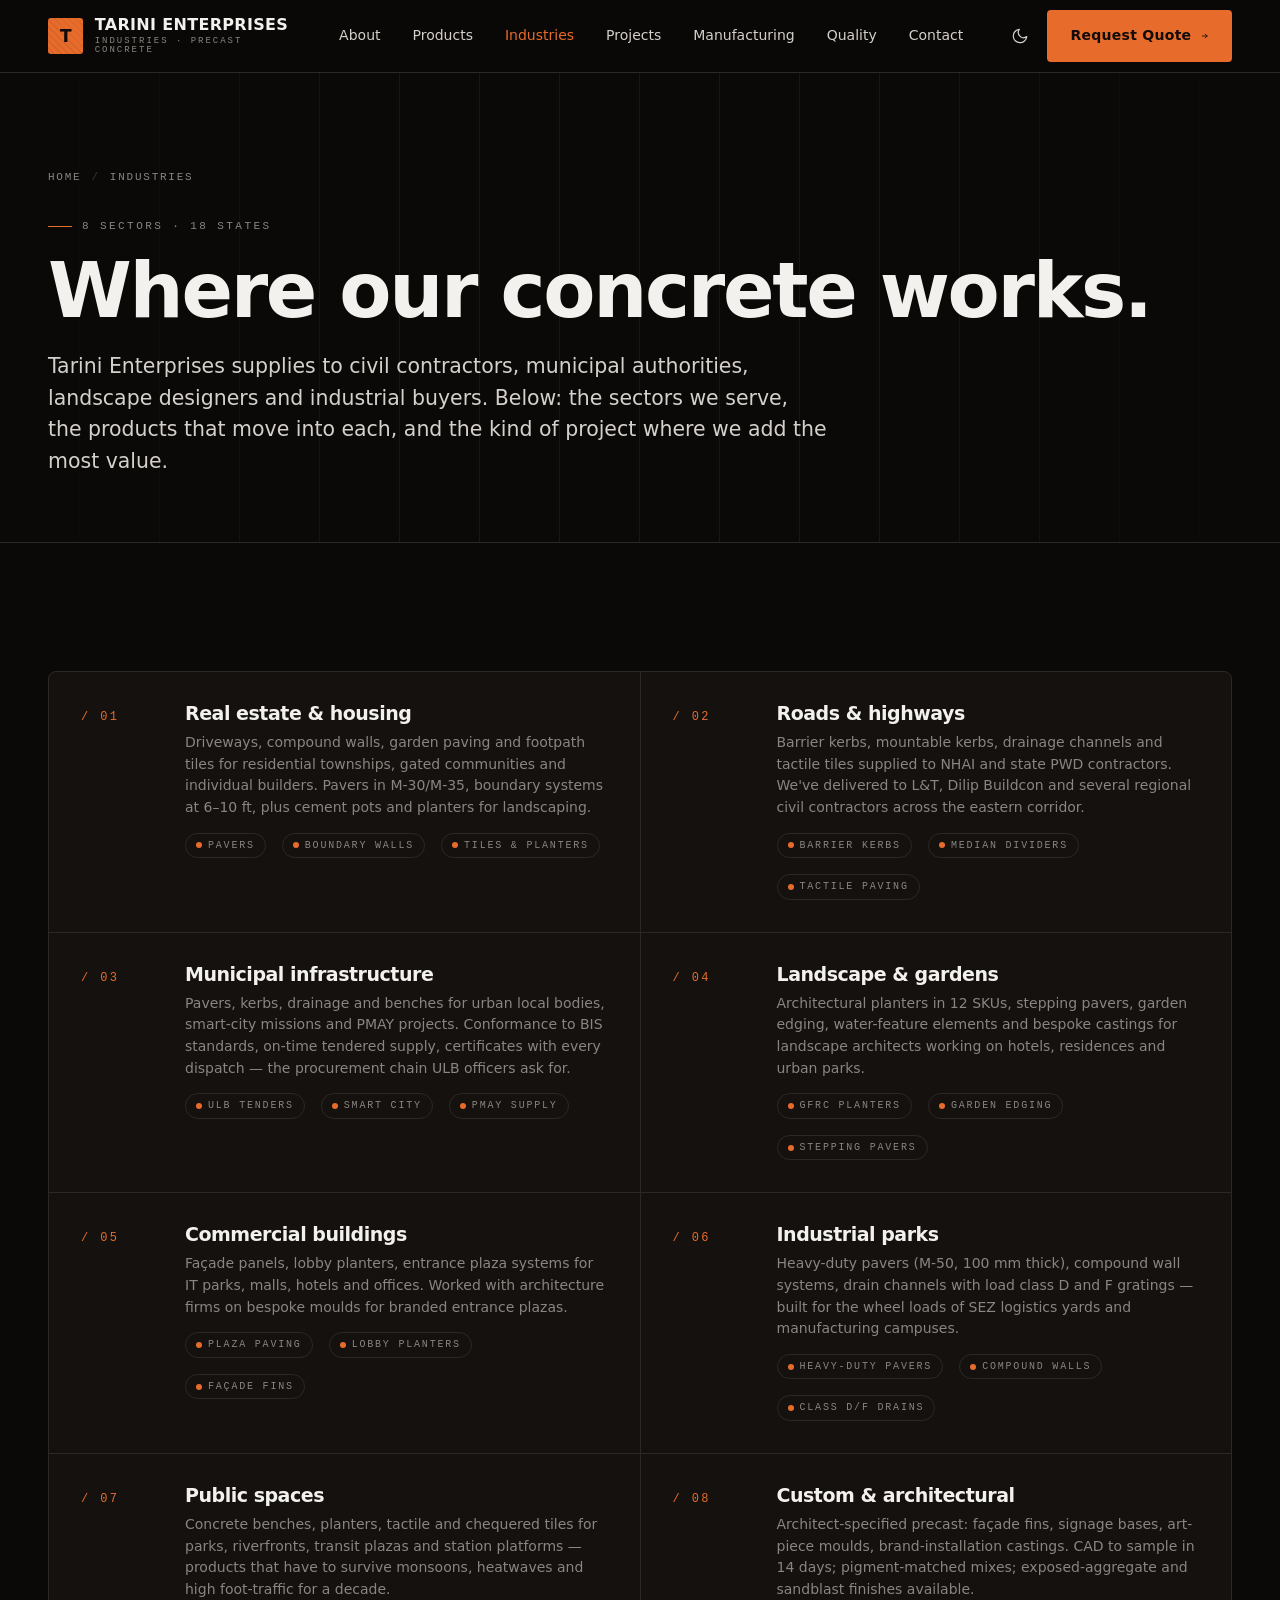
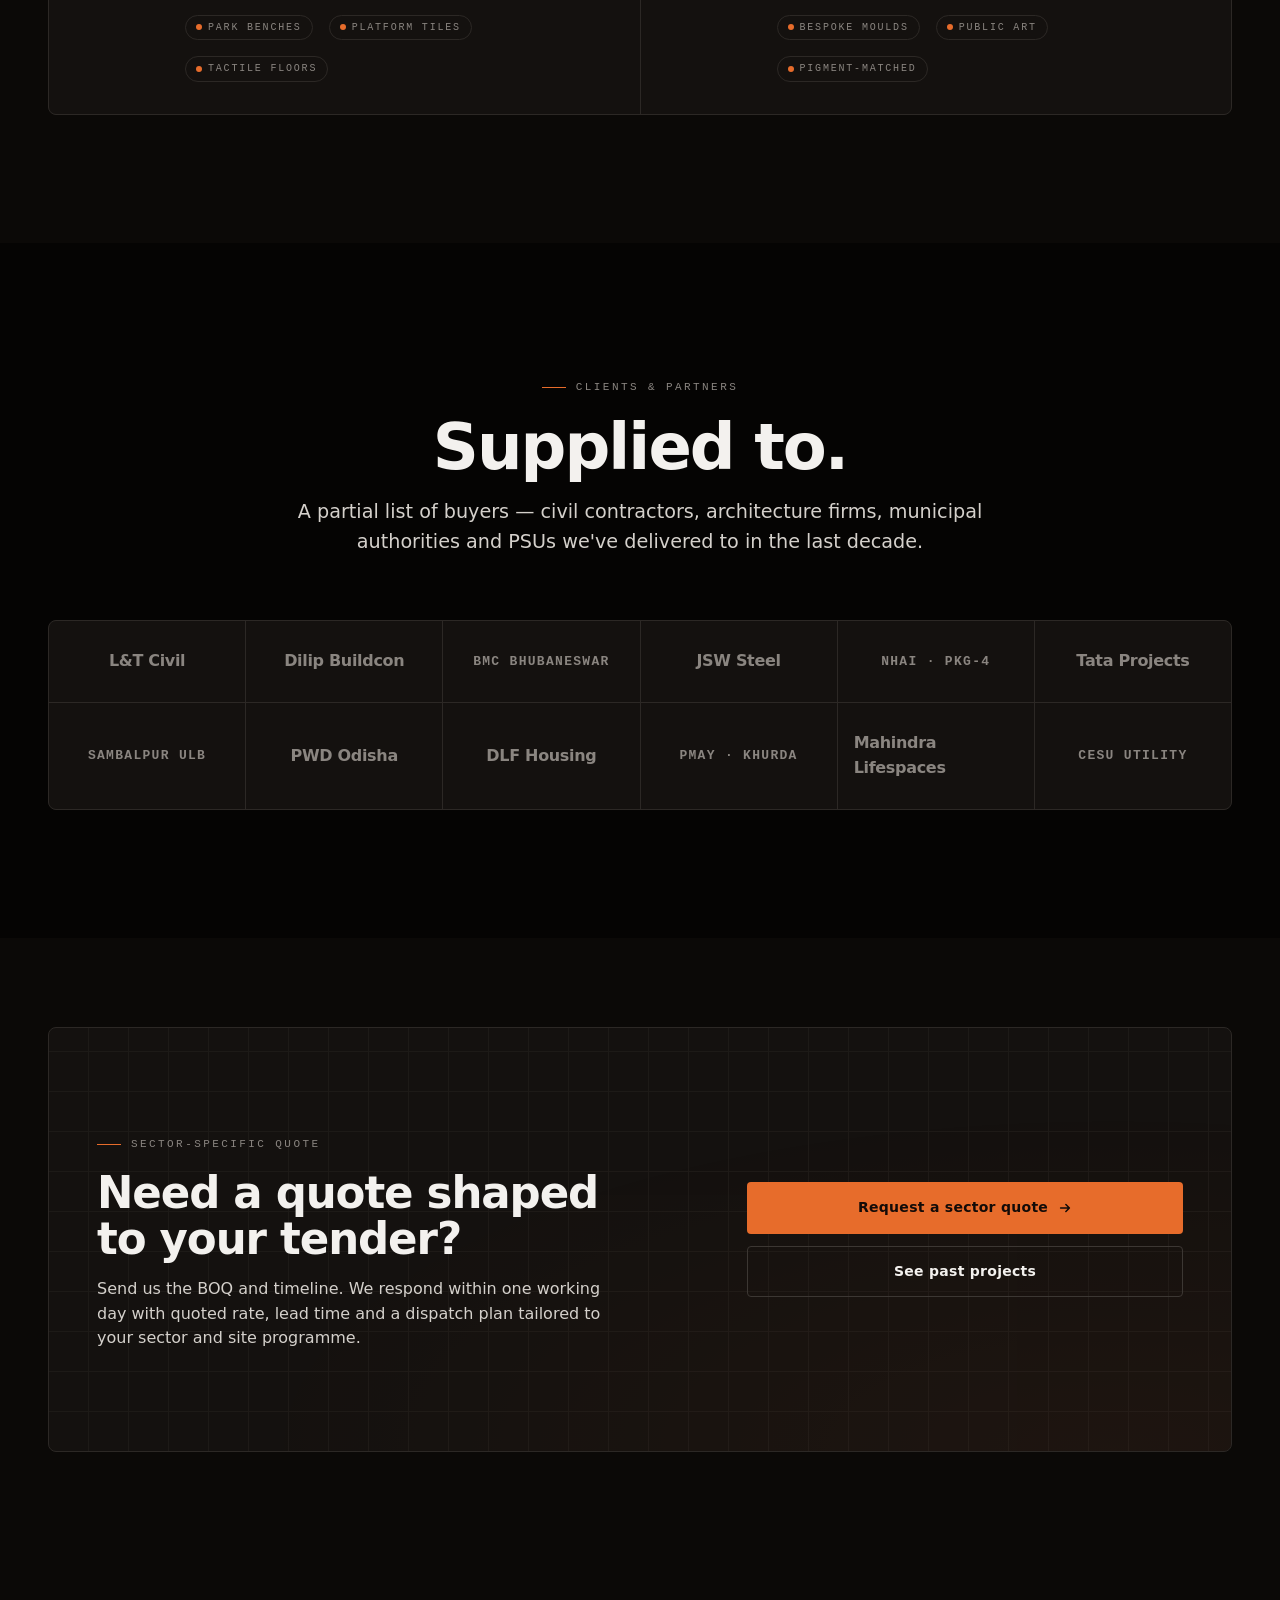
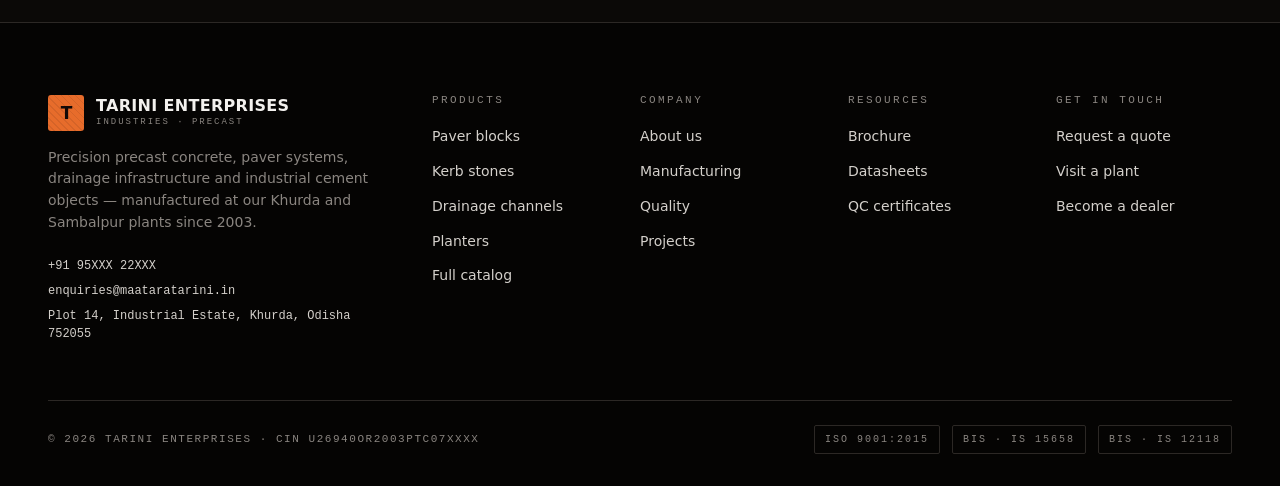
<file: industries.html>
<!doctype html>
<html lang="en" data-theme="dark">
<head>
  <meta charset="utf-8" />
  <meta name="viewport" content="width=device-width, initial-scale=1" />
  <title>Industries — Tarini Enterprises</title>
  <meta name="description" content="Eight sectors served: real estate, highways, municipal infrastructure, landscaping, commercial buildings, industrial parks, public spaces, and custom architectural work." />
  <link rel="stylesheet" href="css/site.css" />
</head>
<body>

  <header class="site-nav">
    <div class="container">
      <a href="index.html" class="brand"><span class="mark">T</span><span class="brand-text"><span class="name">Tarini Enterprises</span><span class="sub">Industries · Precast Concrete</span></span></a>
      <button class="nav-toggle" data-nav-toggle aria-label="Open menu" aria-expanded="false"><svg width="20" height="20" viewBox="0 0 20 20" fill="none" stroke="currentColor" stroke-width="1.6"><path d="M3 6h14M3 10h14M3 14h14"/></svg></button>
      <ul class="nav-links" data-nav-menu>
        <li><a href="about.html">About</a></li>
        <li><a href="products.html">Products</a></li>
        <li><a href="industries.html">Industries</a></li>
        <li><a href="projects.html">Projects</a></li>
        <li><a href="manufacturing.html">Manufacturing</a></li>
        <li><a href="quality.html">Quality</a></li>
        <li><a href="contact.html">Contact</a></li>
      </ul>
      <div class="nav-actions">
        <button class="theme-toggle" data-theme-toggle aria-label="Toggle theme">
          <svg class="moon" width="18" height="18" viewBox="0 0 24 24" fill="none" stroke="currentColor" stroke-width="1.6" stroke-linecap="round" stroke-linejoin="round"><path d="M21 12.79A9 9 0 1 1 11.21 3 7 7 0 0 0 21 12.79Z"/></svg>
          <svg class="sun" width="18" height="18" viewBox="0 0 24 24" fill="none" stroke="currentColor" stroke-width="1.6" stroke-linecap="round" stroke-linejoin="round"><circle cx="12" cy="12" r="4"/><path d="M12 2v2M12 20v2M4.93 4.93l1.41 1.41M17.66 17.66l1.41 1.41M2 12h2M20 12h2M4.93 19.07l1.41-1.41M17.66 6.34l1.41-1.41"/></svg>
        </button>
        <a href="contact.html" class="btn btn-primary">Request Quote <svg class="arrow" width="14" height="14" viewBox="0 0 16 16" fill="none" stroke="currentColor" stroke-width="1.8" stroke-linecap="round" stroke-linejoin="round"><path d="M3 8h10M9 4l4 4-4 4"/></svg></a>
      </div>
    </div>
  </header>

  <section class="page-hero">
    <div class="container">
      <div class="breadcrumb"><a href="index.html">Home</a><span class="sep">/</span><span>Industries</span></div>
      <span class="eyebrow">8 sectors · 18 states</span>
      <h1>Where our concrete works.</h1>
      <p class="lead">Tarini Enterprises supplies to civil contractors, municipal authorities, landscape designers and industrial buyers. Below: the sectors we serve, the products that move into each, and the kind of project where we add the most value.</p>
    </div>
  </section>

  <section class="section">
    <div class="container">
      <div class="capability-list">

        <article class="capability-item">
          <span class="num">/ 01</span>
          <div>
            <h3>Real estate &amp; housing</h3>
            <p>Driveways, compound walls, garden paving and footpath tiles for residential townships, gated communities and individual builders. Pavers in M-30/M-35, boundary systems at 6–10 ft, plus cement pots and planters for landscaping.</p>
            <div class="row" style="margin-top: 14px;">
              <span class="pill"><span class="dot"></span>Pavers</span>
              <span class="pill"><span class="dot"></span>Boundary walls</span>
              <span class="pill"><span class="dot"></span>Tiles &amp; planters</span>
            </div>
          </div>
        </article>

        <article class="capability-item">
          <span class="num">/ 02</span>
          <div>
            <h3>Roads &amp; highways</h3>
            <p>Barrier kerbs, mountable kerbs, drainage channels and tactile tiles supplied to NHAI and state PWD contractors. We've delivered to L&amp;T, Dilip Buildcon and several regional civil contractors across the eastern corridor.</p>
            <div class="row" style="margin-top: 14px;">
              <span class="pill"><span class="dot"></span>Barrier kerbs</span>
              <span class="pill"><span class="dot"></span>Median dividers</span>
              <span class="pill"><span class="dot"></span>Tactile paving</span>
            </div>
          </div>
        </article>

        <article class="capability-item">
          <span class="num">/ 03</span>
          <div>
            <h3>Municipal infrastructure</h3>
            <p>Pavers, kerbs, drainage and benches for urban local bodies, smart-city missions and PMAY projects. Conformance to BIS standards, on-time tendered supply, certificates with every dispatch — the procurement chain ULB officers ask for.</p>
            <div class="row" style="margin-top: 14px;">
              <span class="pill"><span class="dot"></span>ULB tenders</span>
              <span class="pill"><span class="dot"></span>Smart city</span>
              <span class="pill"><span class="dot"></span>PMAY supply</span>
            </div>
          </div>
        </article>

        <article class="capability-item">
          <span class="num">/ 04</span>
          <div>
            <h3>Landscape &amp; gardens</h3>
            <p>Architectural planters in 12 SKUs, stepping pavers, garden edging, water-feature elements and bespoke castings for landscape architects working on hotels, residences and urban parks.</p>
            <div class="row" style="margin-top: 14px;">
              <span class="pill"><span class="dot"></span>GFRC planters</span>
              <span class="pill"><span class="dot"></span>Garden edging</span>
              <span class="pill"><span class="dot"></span>Stepping pavers</span>
            </div>
          </div>
        </article>

        <article class="capability-item">
          <span class="num">/ 05</span>
          <div>
            <h3>Commercial buildings</h3>
            <p>Façade panels, lobby planters, entrance plaza systems for IT parks, malls, hotels and offices. Worked with architecture firms on bespoke moulds for branded entrance plazas.</p>
            <div class="row" style="margin-top: 14px;">
              <span class="pill"><span class="dot"></span>Plaza paving</span>
              <span class="pill"><span class="dot"></span>Lobby planters</span>
              <span class="pill"><span class="dot"></span>Façade fins</span>
            </div>
          </div>
        </article>

        <article class="capability-item">
          <span class="num">/ 06</span>
          <div>
            <h3>Industrial parks</h3>
            <p>Heavy-duty pavers (M-50, 100 mm thick), compound wall systems, drain channels with load class D and F gratings — built for the wheel loads of SEZ logistics yards and manufacturing campuses.</p>
            <div class="row" style="margin-top: 14px;">
              <span class="pill"><span class="dot"></span>Heavy-duty pavers</span>
              <span class="pill"><span class="dot"></span>Compound walls</span>
              <span class="pill"><span class="dot"></span>Class D/F drains</span>
            </div>
          </div>
        </article>

        <article class="capability-item">
          <span class="num">/ 07</span>
          <div>
            <h3>Public spaces</h3>
            <p>Concrete benches, planters, tactile and chequered tiles for parks, riverfronts, transit plazas and station platforms — products that have to survive monsoons, heatwaves and high foot-traffic for a decade.</p>
            <div class="row" style="margin-top: 14px;">
              <span class="pill"><span class="dot"></span>Park benches</span>
              <span class="pill"><span class="dot"></span>Platform tiles</span>
              <span class="pill"><span class="dot"></span>Tactile floors</span>
            </div>
          </div>
        </article>

        <article class="capability-item">
          <span class="num">/ 08</span>
          <div>
            <h3>Custom &amp; architectural</h3>
            <p>Architect-specified precast: façade fins, signage bases, art-piece moulds, brand-installation castings. CAD to sample in 14 days; pigment-matched mixes; exposed-aggregate and sandblast finishes available.</p>
            <div class="row" style="margin-top: 14px;">
              <span class="pill"><span class="dot"></span>Bespoke moulds</span>
              <span class="pill"><span class="dot"></span>Public art</span>
              <span class="pill"><span class="dot"></span>Pigment-matched</span>
            </div>
          </div>
        </article>
      </div>
    </div>
  </section>

  <section class="section" style="background: var(--bg-2);">
    <div class="container">
      <div class="section-head center">
        <span class="eyebrow center">Clients &amp; partners</span>
        <h2 class="h-1">Supplied to.</h2>
        <p class="lead" style="margin-left: auto; margin-right: auto;">A partial list of buyers — civil contractors, architecture firms, municipal authorities and PSUs we've delivered to in the last decade.</p>
      </div>

      <div class="logo-cloud">
        <div class="item">L&amp;T Civil</div>
        <div class="item">Dilip Buildcon</div>
        <div class="item mono">BMC Bhubaneswar</div>
        <div class="item">JSW Steel</div>
        <div class="item mono">NHAI · PKG-4</div>
        <div class="item">Tata Projects</div>
        <div class="item mono">Sambalpur ULB</div>
        <div class="item">PWD Odisha</div>
        <div class="item">DLF Housing</div>
        <div class="item mono">PMAY · Khurda</div>
        <div class="item">Mahindra Lifespaces</div>
        <div class="item mono">CESU Utility</div>
      </div>
    </div>
  </section>

  <section class="section compact">
    <div class="container">
      <div class="cta-banner">
        <div>
          <span class="eyebrow">Sector-specific quote</span>
          <h2 class="h-2" style="margin-top: 18px;">Need a quote shaped to your tender?</h2>
          <p style="margin-top: 14px;">Send us the BOQ and timeline. We respond within one working day with quoted rate, lead time and a dispatch plan tailored to your sector and site programme.</p>
        </div>
        <div class="cta-actions">
          <a href="contact.html" class="btn btn-primary">Request a sector quote
            <svg class="arrow" width="14" height="14" viewBox="0 0 16 16" fill="none" stroke="currentColor" stroke-width="1.8" stroke-linecap="round" stroke-linejoin="round"><path d="M3 8h10M9 4l4 4-4 4"/></svg>
          </a>
          <a href="projects.html" class="btn btn-secondary">See past projects</a>
        </div>
      </div>
    </div>
  </section>

  <footer class="site-footer">
    <div class="container">
      <div class="footer-grid">
        <div class="footer-brand">
          <a href="index.html" class="brand"><span class="mark">T</span><span class="brand-text"><span class="name">Tarini Enterprises</span><span class="sub">Industries · Precast</span></span></a>
          <p>Precision precast concrete, paver systems, drainage infrastructure and industrial cement objects — manufactured at our Khurda and Sambalpur plants since 2003.</p>
          <div class="contact"><a href="tel:+919500022000">+91 95XXX 22XXX</a><a href="mailto:enquiries@maataratarini.in">enquiries@maataratarini.in</a><span>Plot 14, Industrial Estate, Khurda, Odisha 752055</span></div>
        </div>
        <div class="footer-col"><h4>Products</h4><ul><li><a href="products.html#paver-blocks">Paver blocks</a></li><li><a href="products.html#kerb-stones">Kerb stones</a></li><li><a href="products.html#drainage">Drainage channels</a></li><li><a href="products.html#planters">Planters</a></li><li><a href="products.html">Full catalog</a></li></ul></div>
        <div class="footer-col"><h4>Company</h4><ul><li><a href="about.html">About us</a></li><li><a href="manufacturing.html">Manufacturing</a></li><li><a href="quality.html">Quality</a></li><li><a href="projects.html">Projects</a></li></ul></div>
        <div class="footer-col"><h4>Resources</h4><ul><li><a href="#">Brochure</a></li><li><a href="#">Datasheets</a></li><li><a href="#">QC certificates</a></li></ul></div>
        <div class="footer-col"><h4>Get in touch</h4><ul><li><a href="contact.html">Request a quote</a></li><li><a href="contact.html">Visit a plant</a></li><li><a href="contact.html">Become a dealer</a></li></ul></div>
      </div>
      <div class="footer-bottom">
        <span class="legal">© <span data-year>2026</span> Tarini Enterprises · CIN U26940OR2003PTC07XXXX</span>
        <div class="badges"><span class="badge">ISO 9001:2015</span><span class="badge">BIS · IS 15658</span><span class="badge">BIS · IS 12118</span></div>
      </div>
    </div>
  </footer>

  <script src="js/site.js"></script>
</body>
</html>
</file>
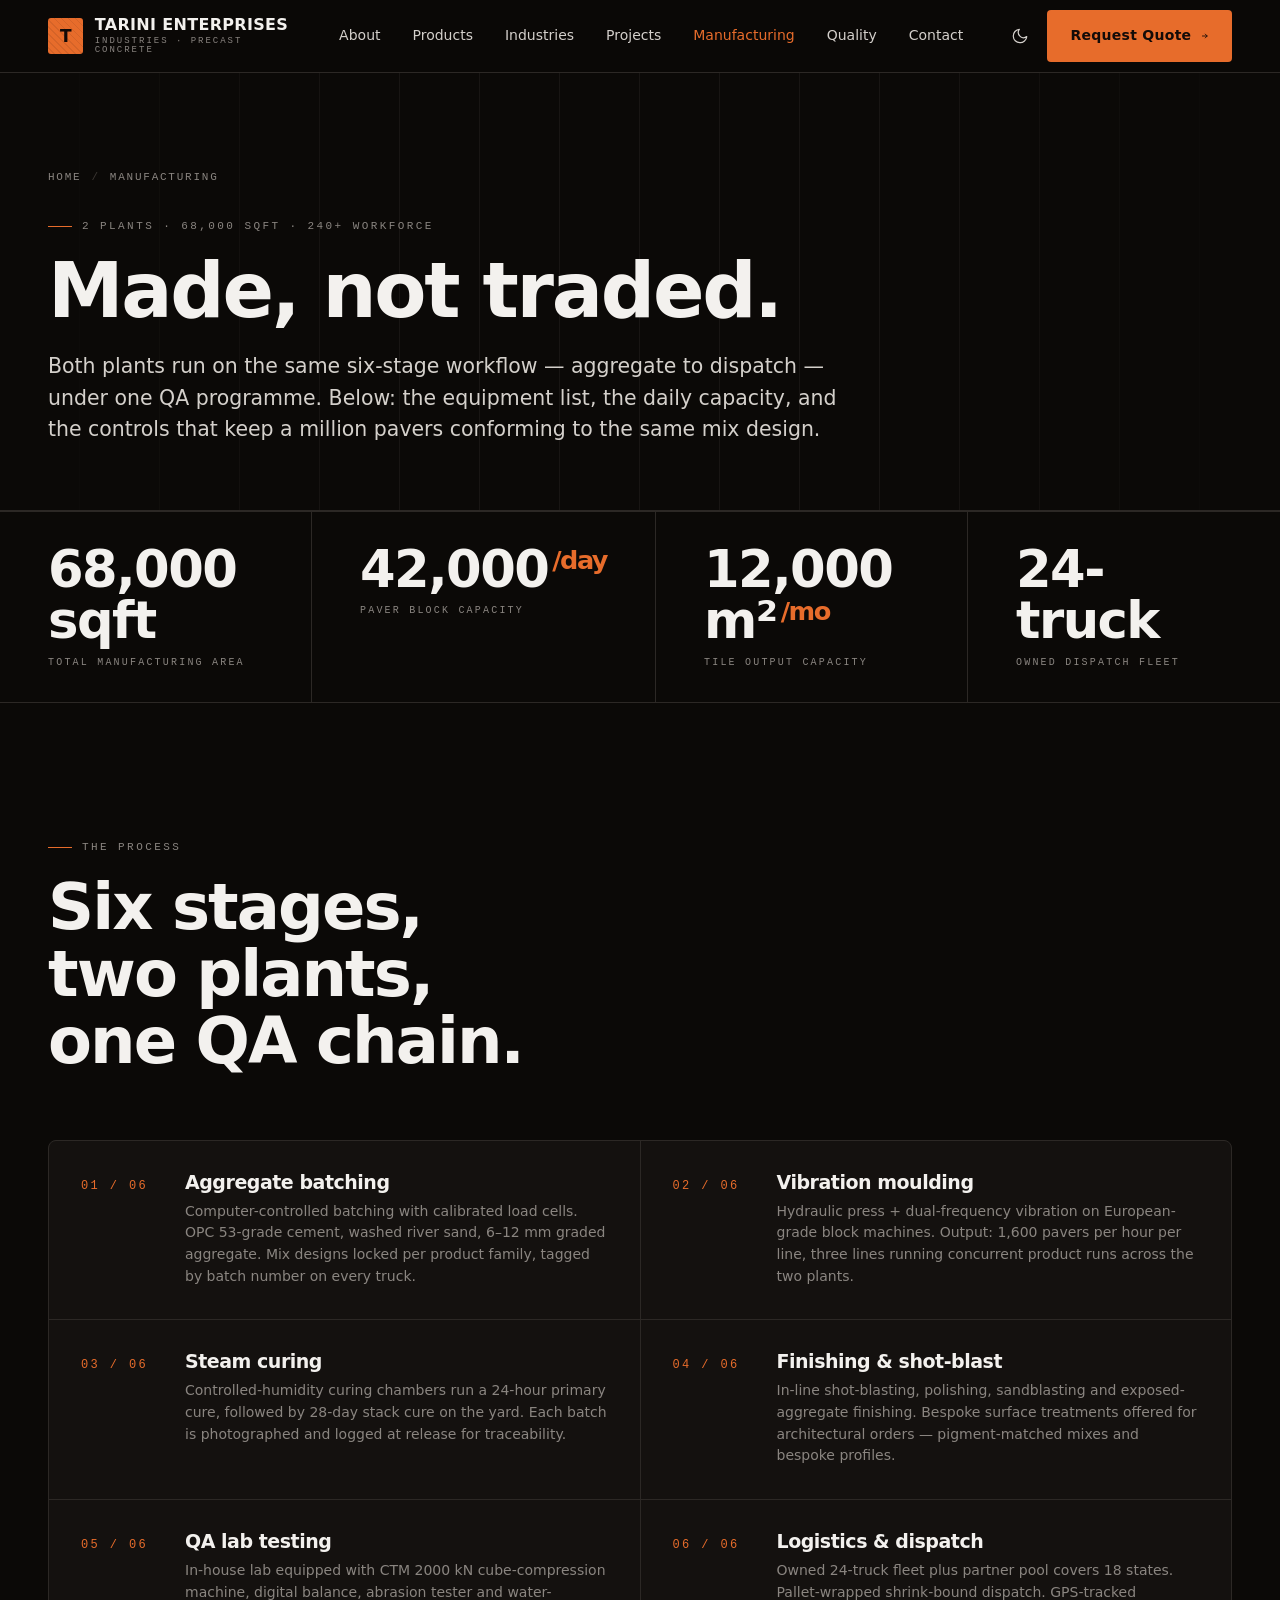
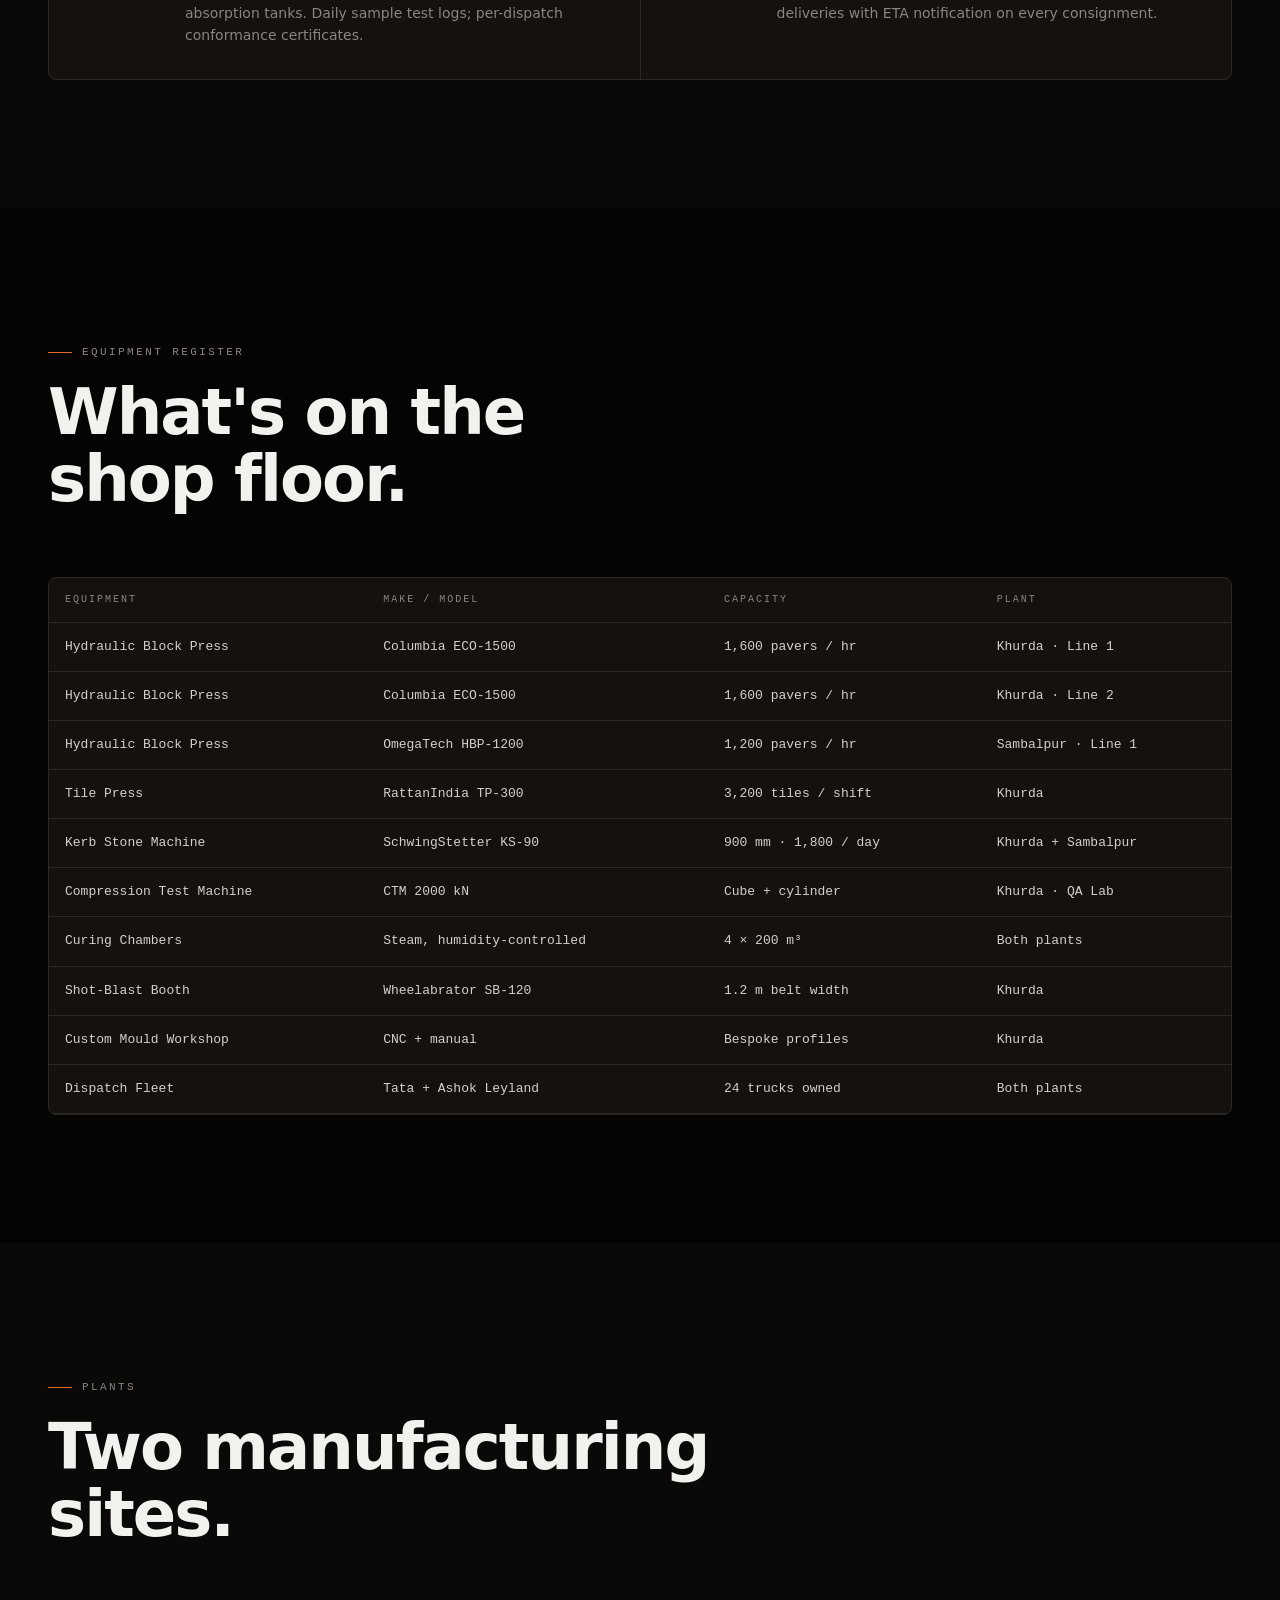
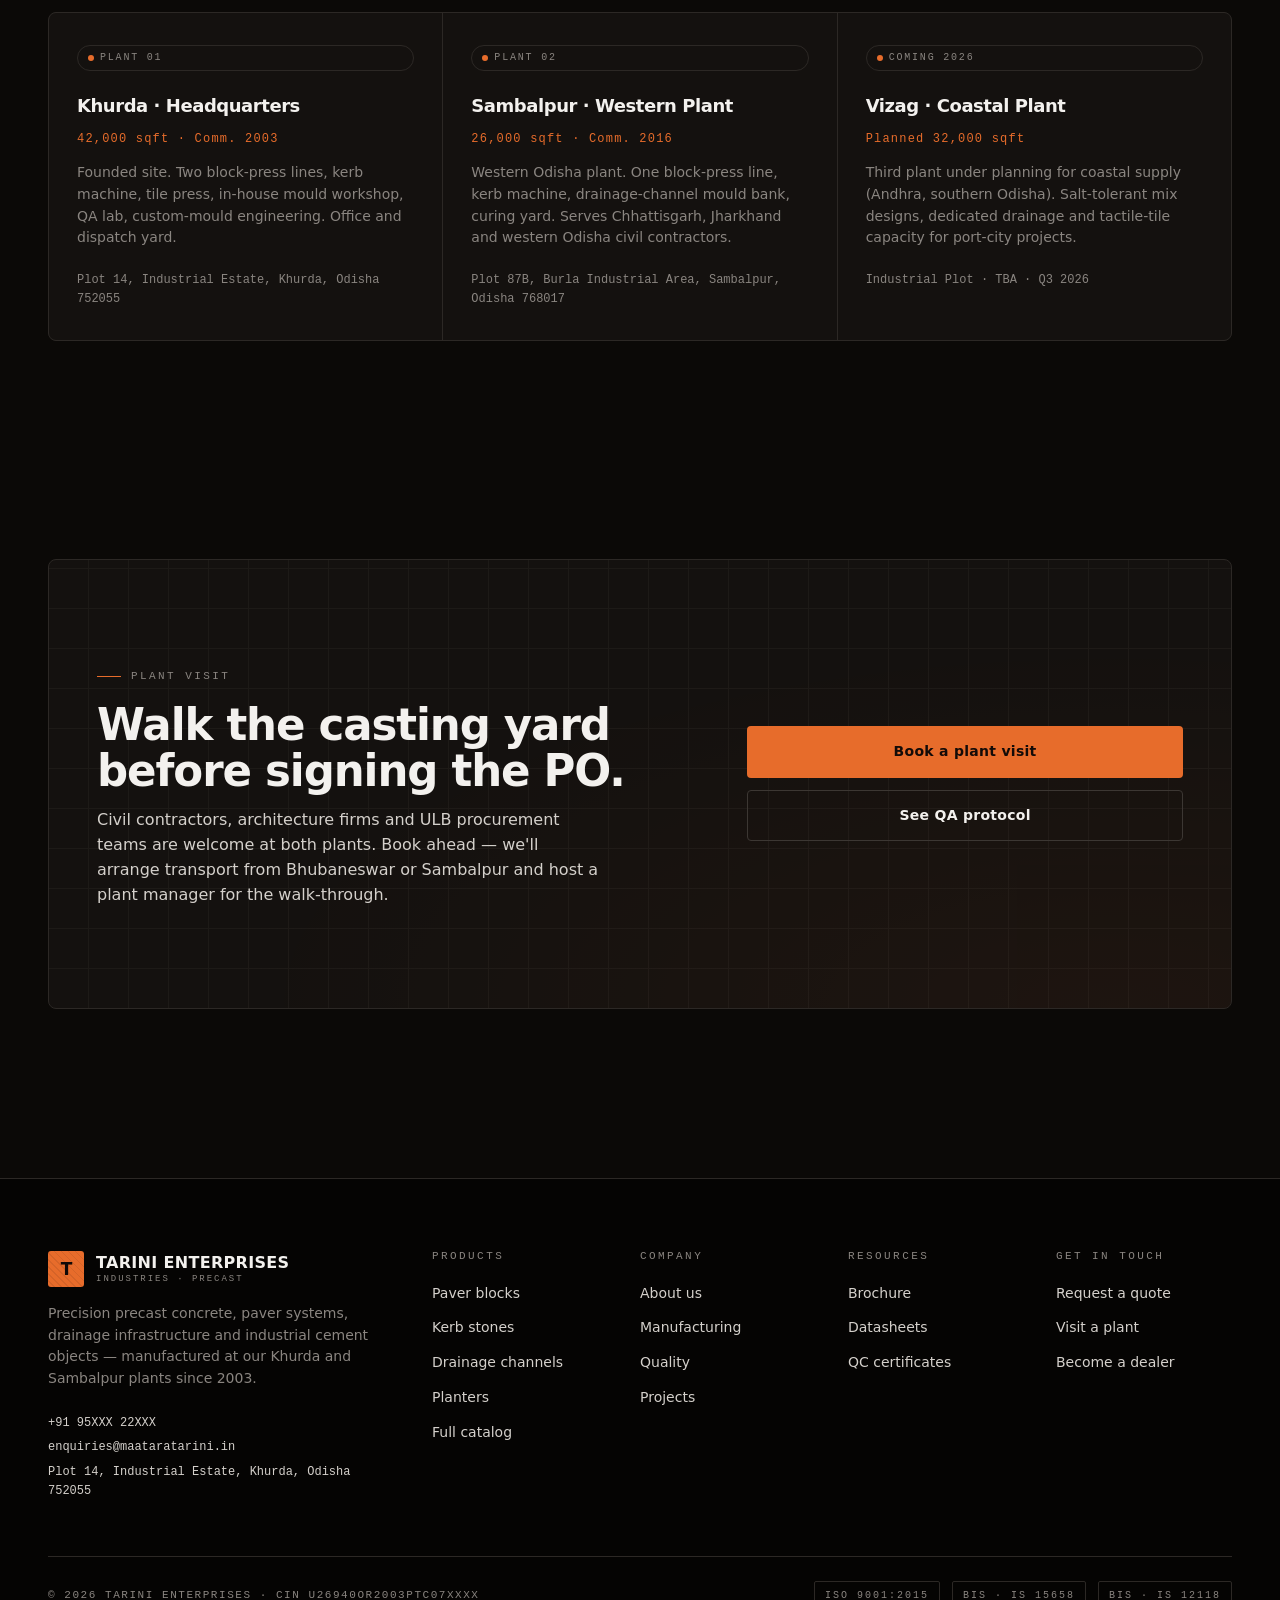
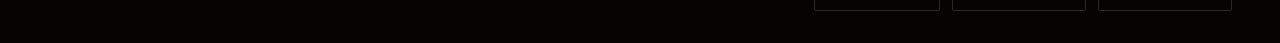
<file: manufacturing.html>
<!doctype html>
<html lang="en" data-theme="dark">
<head>
  <meta charset="utf-8" />
  <meta name="viewport" content="width=device-width, initial-scale=1" />
  <title>Manufacturing — Tarini Enterprises</title>
  <meta name="description" content="Two plants in Khurda and Sambalpur. 68,000 sqft, 240+ workforce, 42,000 paver capacity per day, in-house QA lab and mould workshop. Made, not traded." />
  <link rel="stylesheet" href="css/site.css" />
</head>
<body>

  <header class="site-nav">
    <div class="container">
      <a href="index.html" class="brand"><span class="mark">T</span><span class="brand-text"><span class="name">Tarini Enterprises</span><span class="sub">Industries · Precast Concrete</span></span></a>
      <button class="nav-toggle" data-nav-toggle aria-label="Open menu" aria-expanded="false"><svg width="20" height="20" viewBox="0 0 20 20" fill="none" stroke="currentColor" stroke-width="1.6"><path d="M3 6h14M3 10h14M3 14h14"/></svg></button>
      <ul class="nav-links" data-nav-menu>
        <li><a href="about.html">About</a></li>
        <li><a href="products.html">Products</a></li>
        <li><a href="industries.html">Industries</a></li>
        <li><a href="projects.html">Projects</a></li>
        <li><a href="manufacturing.html">Manufacturing</a></li>
        <li><a href="quality.html">Quality</a></li>
        <li><a href="contact.html">Contact</a></li>
      </ul>
      <div class="nav-actions">
        <button class="theme-toggle" data-theme-toggle aria-label="Toggle theme">
          <svg class="moon" width="18" height="18" viewBox="0 0 24 24" fill="none" stroke="currentColor" stroke-width="1.6" stroke-linecap="round" stroke-linejoin="round"><path d="M21 12.79A9 9 0 1 1 11.21 3 7 7 0 0 0 21 12.79Z"/></svg>
          <svg class="sun" width="18" height="18" viewBox="0 0 24 24" fill="none" stroke="currentColor" stroke-width="1.6" stroke-linecap="round" stroke-linejoin="round"><circle cx="12" cy="12" r="4"/><path d="M12 2v2M12 20v2M4.93 4.93l1.41 1.41M17.66 17.66l1.41 1.41M2 12h2M20 12h2M4.93 19.07l1.41-1.41M17.66 6.34l1.41-1.41"/></svg>
        </button>
        <a href="contact.html" class="btn btn-primary">Request Quote <svg class="arrow" width="14" height="14" viewBox="0 0 16 16" fill="none" stroke="currentColor" stroke-width="1.8" stroke-linecap="round" stroke-linejoin="round"><path d="M3 8h10M9 4l4 4-4 4"/></svg></a>
      </div>
    </div>
  </header>

  <section class="page-hero">
    <div class="container">
      <div class="breadcrumb"><a href="index.html">Home</a><span class="sep">/</span><span>Manufacturing</span></div>
      <span class="eyebrow">2 plants · 68,000 sqft · 240+ workforce</span>
      <h1>Made, not traded.</h1>
      <p class="lead">Both plants run on the same six-stage workflow — aggregate to dispatch — under one QA programme. Below: the equipment list, the daily capacity, and the controls that keep a million pavers conforming to the same mix design.</p>
    </div>
  </section>

  <section class="stat-strip">
    <div class="stat"><span class="num">68,000 sqft</span><span class="label">Total manufacturing area</span></div>
    <div class="stat"><span class="num">42,000<sup>/day</sup></span><span class="label">Paver block capacity</span></div>
    <div class="stat"><span class="num">12,000 m²<sup>/mo</sup></span><span class="label">Tile output capacity</span></div>
    <div class="stat"><span class="num">24-truck</span><span class="label">Owned dispatch fleet</span></div>
  </section>

  <section class="section">
    <div class="container">
      <div class="section-head">
        <span class="eyebrow">The process</span>
        <h2 class="h-1">Six stages, two plants, one QA chain.</h2>
      </div>

      <div class="capability-list">
        <article class="capability-item">
          <span class="num">01 / 06</span>
          <div><h3>Aggregate batching</h3><p>Computer-controlled batching with calibrated load cells. OPC 53-grade cement, washed river sand, 6–12 mm graded aggregate. Mix designs locked per product family, tagged by batch number on every truck.</p></div>
        </article>
        <article class="capability-item">
          <span class="num">02 / 06</span>
          <div><h3>Vibration moulding</h3><p>Hydraulic press + dual-frequency vibration on European-grade block machines. Output: 1,600 pavers per hour per line, three lines running concurrent product runs across the two plants.</p></div>
        </article>
        <article class="capability-item">
          <span class="num">03 / 06</span>
          <div><h3>Steam curing</h3><p>Controlled-humidity curing chambers run a 24-hour primary cure, followed by 28-day stack cure on the yard. Each batch is photographed and logged at release for traceability.</p></div>
        </article>
        <article class="capability-item">
          <span class="num">04 / 06</span>
          <div><h3>Finishing &amp; shot-blast</h3><p>In-line shot-blasting, polishing, sandblasting and exposed-aggregate finishing. Bespoke surface treatments offered for architectural orders — pigment-matched mixes and bespoke profiles.</p></div>
        </article>
        <article class="capability-item">
          <span class="num">05 / 06</span>
          <div><h3>QA lab testing</h3><p>In-house lab equipped with CTM 2000 kN cube-compression machine, digital balance, abrasion tester and water-absorption tanks. Daily sample test logs; per-dispatch conformance certificates.</p></div>
        </article>
        <article class="capability-item">
          <span class="num">06 / 06</span>
          <div><h3>Logistics &amp; dispatch</h3><p>Owned 24-truck fleet plus partner pool covers 18 states. Pallet-wrapped shrink-bound dispatch. GPS-tracked deliveries with ETA notification on every consignment.</p></div>
        </article>
      </div>
    </div>
  </section>

  <section class="section" style="background: var(--bg-2);">
    <div class="container">
      <div class="section-head">
        <span class="eyebrow">Equipment register</span>
        <h2 class="h-1">What's on the shop floor.</h2>
      </div>

      <div class="form-card" style="padding: 0; overflow: hidden;">
        <table class="spec-table">
          <thead>
            <tr><th>Equipment</th><th>Make / Model</th><th>Capacity</th><th>Plant</th></tr>
          </thead>
          <tbody>
            <tr><td>Hydraulic Block Press</td><td>Columbia ECO-1500</td><td>1,600 pavers / hr</td><td>Khurda · Line 1</td></tr>
            <tr><td>Hydraulic Block Press</td><td>Columbia ECO-1500</td><td>1,600 pavers / hr</td><td>Khurda · Line 2</td></tr>
            <tr><td>Hydraulic Block Press</td><td>OmegaTech HBP-1200</td><td>1,200 pavers / hr</td><td>Sambalpur · Line 1</td></tr>
            <tr><td>Tile Press</td><td>RattanIndia TP-300</td><td>3,200 tiles / shift</td><td>Khurda</td></tr>
            <tr><td>Kerb Stone Machine</td><td>SchwingStetter KS-90</td><td>900 mm · 1,800 / day</td><td>Khurda + Sambalpur</td></tr>
            <tr><td>Compression Test Machine</td><td>CTM 2000 kN</td><td>Cube + cylinder</td><td>Khurda · QA Lab</td></tr>
            <tr><td>Curing Chambers</td><td>Steam, humidity-controlled</td><td>4 × 200 m³</td><td>Both plants</td></tr>
            <tr><td>Shot-Blast Booth</td><td>Wheelabrator SB-120</td><td>1.2 m belt width</td><td>Khurda</td></tr>
            <tr><td>Custom Mould Workshop</td><td>CNC + manual</td><td>Bespoke profiles</td><td>Khurda</td></tr>
            <tr><td>Dispatch Fleet</td><td>Tata + Ashok Leyland</td><td>24 trucks owned</td><td>Both plants</td></tr>
          </tbody>
        </table>
      </div>
    </div>
  </section>

  <section class="section">
    <div class="container">
      <div class="section-head">
        <span class="eyebrow">Plants</span>
        <h2 class="h-1">Two manufacturing sites.</h2>
      </div>

      <div class="card-grid cols-3">
        <article class="feat-card">
          <span class="pill"><span class="dot"></span>Plant 01</span>
          <h3 style="margin-top: 12px;">Khurda · Headquarters</h3>
          <p style="font-family: var(--font-mono); font-size: 12px; color: var(--accent); letter-spacing: 0.1em;">42,000 sqft · Comm. 2003</p>
          <p>Founded site. Two block-press lines, kerb machine, tile press, in-house mould workshop, QA lab, custom-mould engineering. Office and dispatch yard.</p>
          <p style="font-family: var(--font-mono); font-size: 12px; color: var(--muted); margin-top: 8px;">Plot 14, Industrial Estate, Khurda, Odisha 752055</p>
        </article>

        <article class="feat-card">
          <span class="pill"><span class="dot"></span>Plant 02</span>
          <h3 style="margin-top: 12px;">Sambalpur · Western Plant</h3>
          <p style="font-family: var(--font-mono); font-size: 12px; color: var(--accent); letter-spacing: 0.1em;">26,000 sqft · Comm. 2016</p>
          <p>Western Odisha plant. One block-press line, kerb machine, drainage-channel mould bank, curing yard. Serves Chhattisgarh, Jharkhand and western Odisha civil contractors.</p>
          <p style="font-family: var(--font-mono); font-size: 12px; color: var(--muted); margin-top: 8px;">Plot 87B, Burla Industrial Area, Sambalpur, Odisha 768017</p>
        </article>

        <article class="feat-card">
          <span class="pill"><span class="dot"></span>Coming 2026</span>
          <h3 style="margin-top: 12px;">Vizag · Coastal Plant</h3>
          <p style="font-family: var(--font-mono); font-size: 12px; color: var(--accent); letter-spacing: 0.1em;">Planned 32,000 sqft</p>
          <p>Third plant under planning for coastal supply (Andhra, southern Odisha). Salt-tolerant mix designs, dedicated drainage and tactile-tile capacity for port-city projects.</p>
          <p style="font-family: var(--font-mono); font-size: 12px; color: var(--muted); margin-top: 8px;">Industrial Plot · TBA · Q3 2026</p>
        </article>
      </div>
    </div>
  </section>

  <section class="section compact">
    <div class="container">
      <div class="cta-banner">
        <div>
          <span class="eyebrow">Plant visit</span>
          <h2 class="h-2" style="margin-top: 18px;">Walk the casting yard before signing the PO.</h2>
          <p style="margin-top: 14px;">Civil contractors, architecture firms and ULB procurement teams are welcome at both plants. Book ahead — we'll arrange transport from Bhubaneswar or Sambalpur and host a plant manager for the walk-through.</p>
        </div>
        <div class="cta-actions">
          <a href="contact.html" class="btn btn-primary">Book a plant visit</a>
          <a href="quality.html" class="btn btn-secondary">See QA protocol</a>
        </div>
      </div>
    </div>
  </section>

  <footer class="site-footer">
    <div class="container">
      <div class="footer-grid">
        <div class="footer-brand">
          <a href="index.html" class="brand"><span class="mark">T</span><span class="brand-text"><span class="name">Tarini Enterprises</span><span class="sub">Industries · Precast</span></span></a>
          <p>Precision precast concrete, paver systems, drainage infrastructure and industrial cement objects — manufactured at our Khurda and Sambalpur plants since 2003.</p>
          <div class="contact"><a href="tel:+919500022000">+91 95XXX 22XXX</a><a href="mailto:enquiries@maataratarini.in">enquiries@maataratarini.in</a><span>Plot 14, Industrial Estate, Khurda, Odisha 752055</span></div>
        </div>
        <div class="footer-col"><h4>Products</h4><ul><li><a href="products.html#paver-blocks">Paver blocks</a></li><li><a href="products.html#kerb-stones">Kerb stones</a></li><li><a href="products.html#drainage">Drainage channels</a></li><li><a href="products.html#planters">Planters</a></li><li><a href="products.html">Full catalog</a></li></ul></div>
        <div class="footer-col"><h4>Company</h4><ul><li><a href="about.html">About us</a></li><li><a href="manufacturing.html">Manufacturing</a></li><li><a href="quality.html">Quality</a></li><li><a href="projects.html">Projects</a></li></ul></div>
        <div class="footer-col"><h4>Resources</h4><ul><li><a href="#">Brochure</a></li><li><a href="#">Datasheets</a></li><li><a href="#">QC certificates</a></li></ul></div>
        <div class="footer-col"><h4>Get in touch</h4><ul><li><a href="contact.html">Request a quote</a></li><li><a href="contact.html">Visit a plant</a></li><li><a href="contact.html">Become a dealer</a></li></ul></div>
      </div>
      <div class="footer-bottom">
        <span class="legal">© <span data-year>2026</span> Tarini Enterprises · CIN U26940OR2003PTC07XXXX</span>
        <div class="badges"><span class="badge">ISO 9001:2015</span><span class="badge">BIS · IS 15658</span><span class="badge">BIS · IS 12118</span></div>
      </div>
    </div>
  </footer>

  <script src="js/site.js"></script>
</body>
</html>
</file>
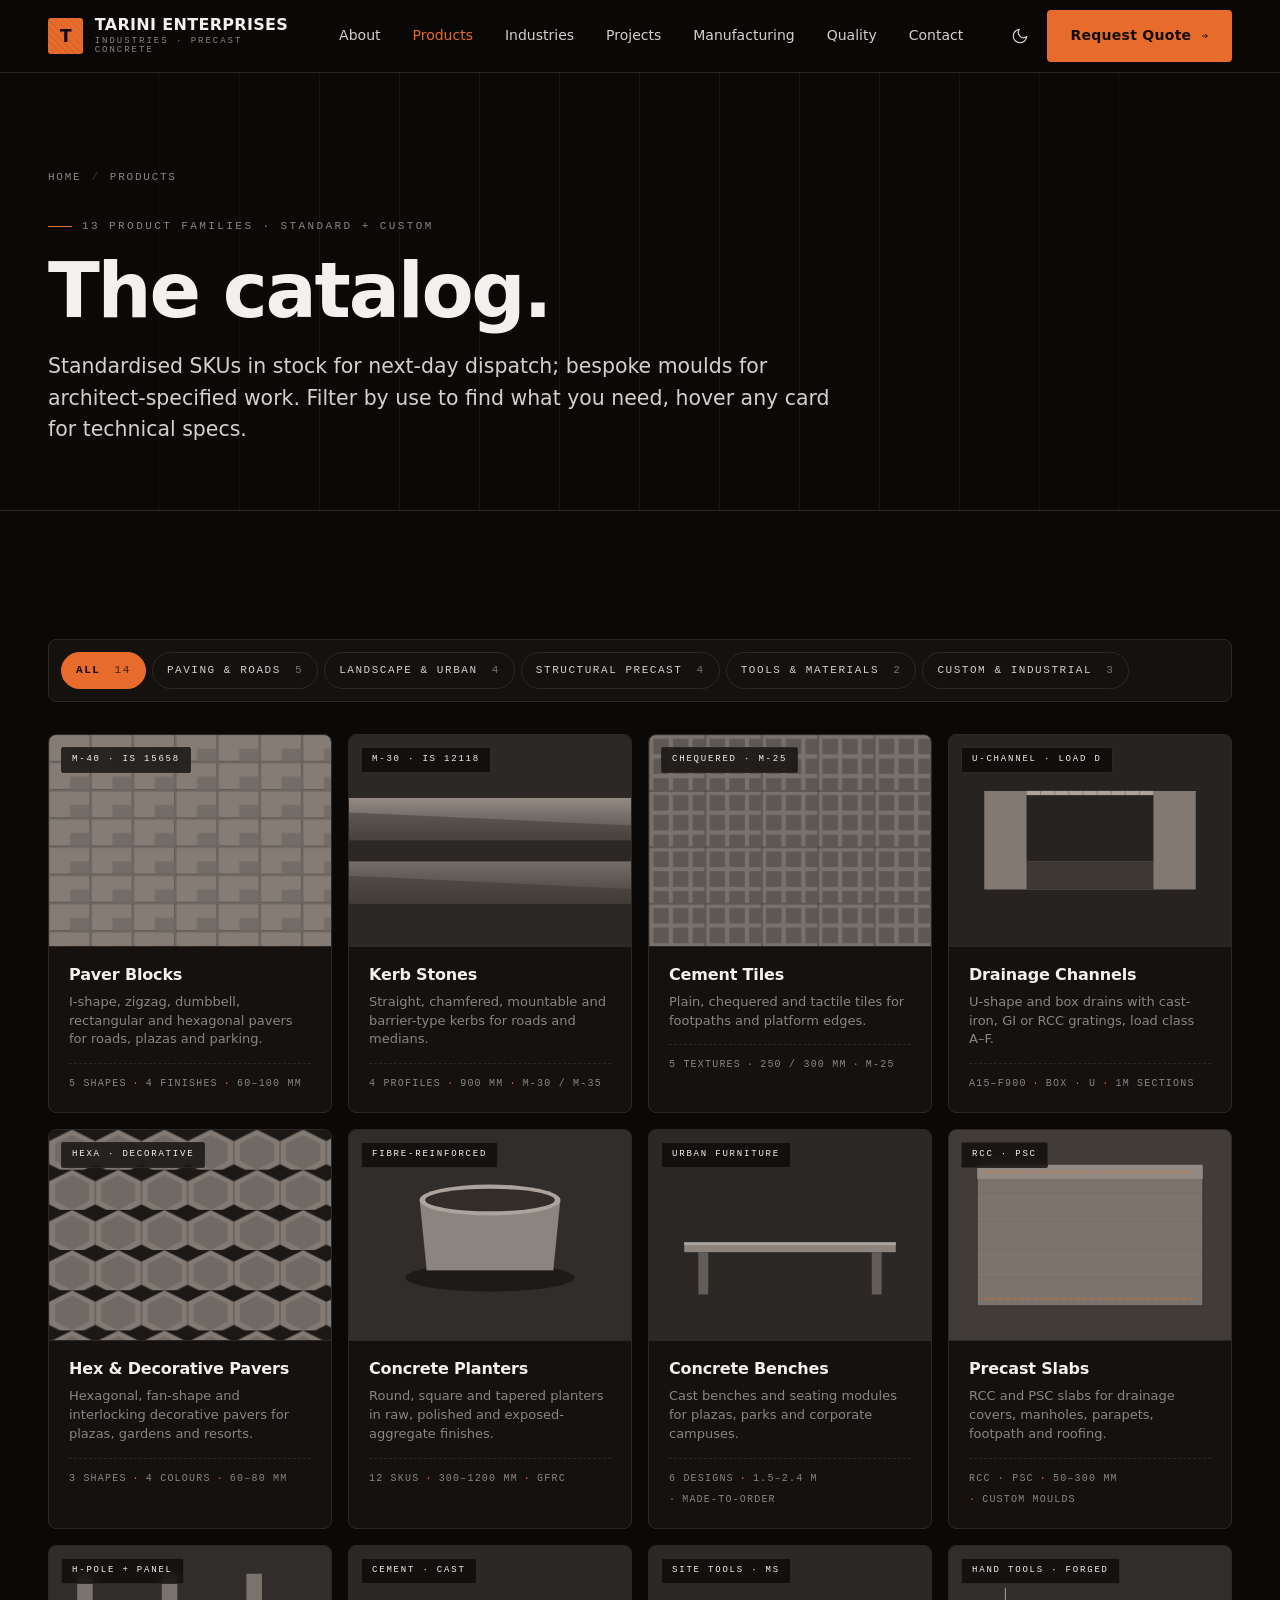
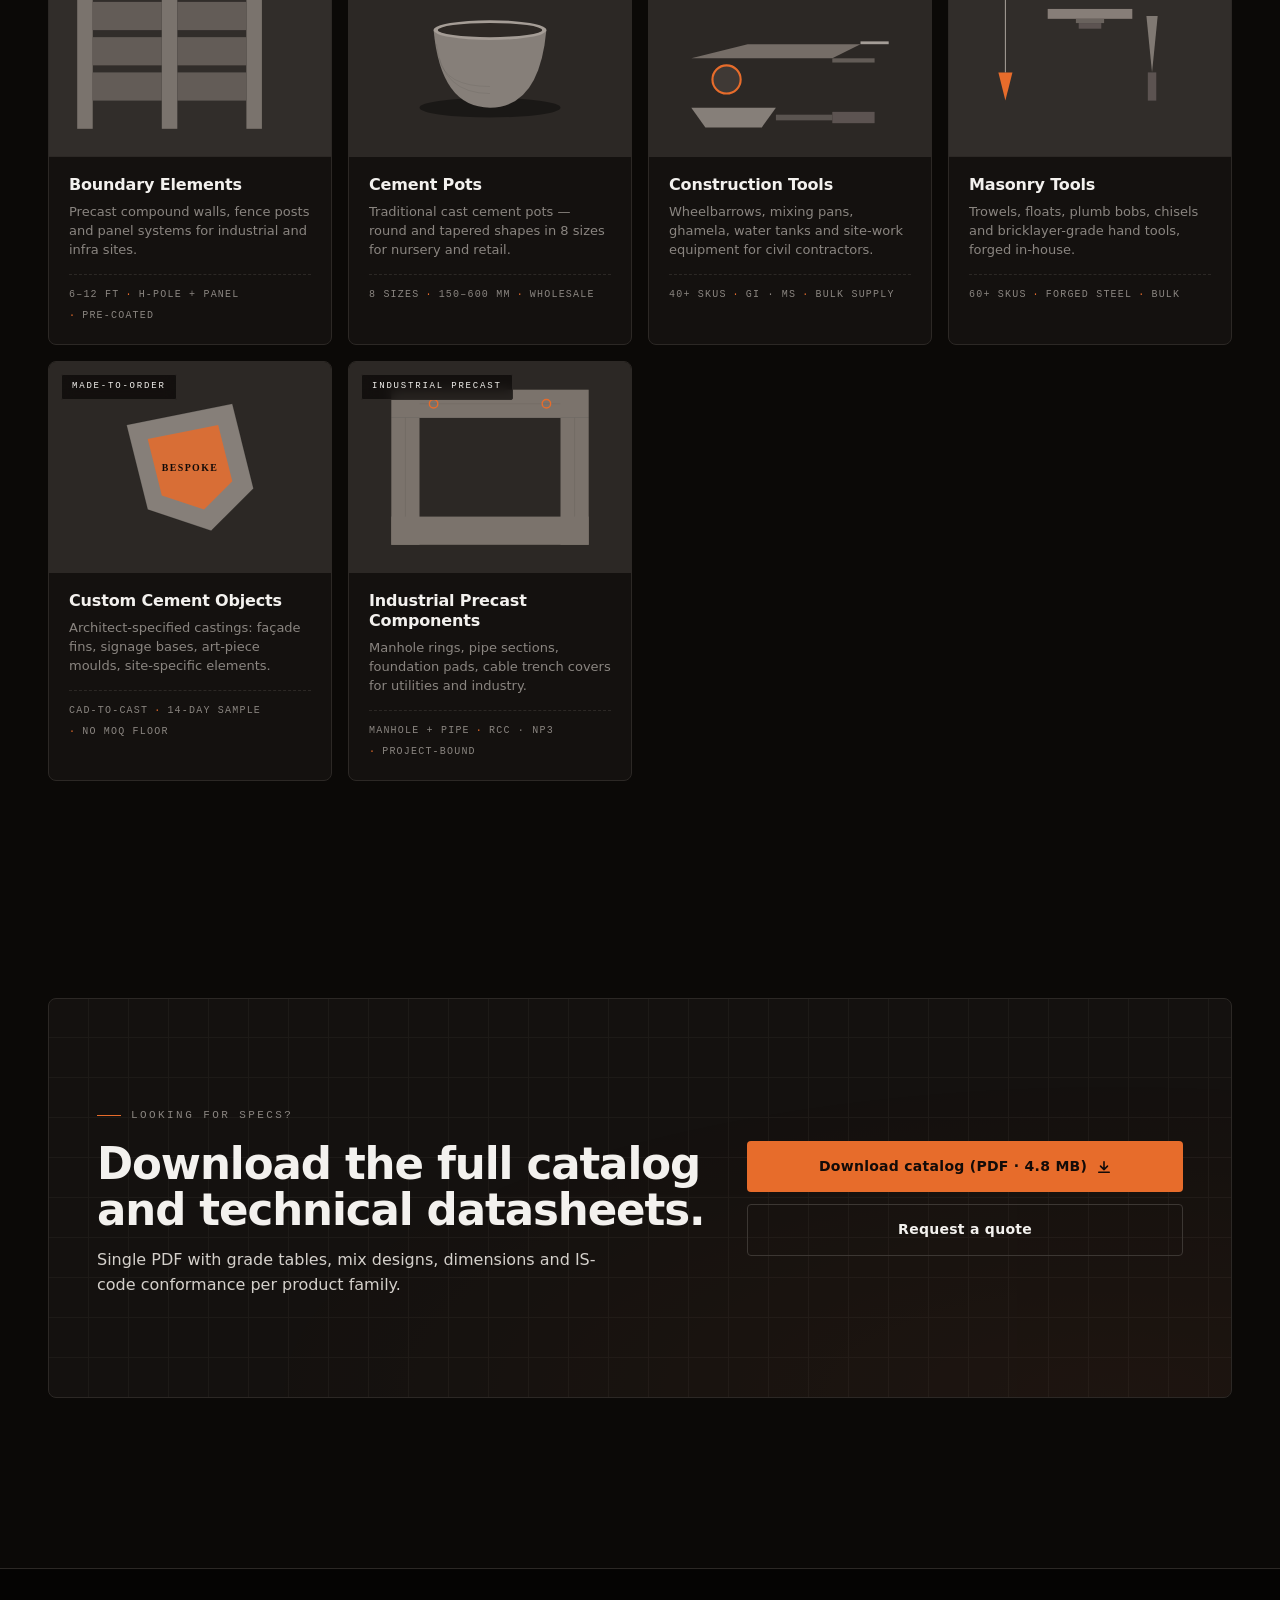
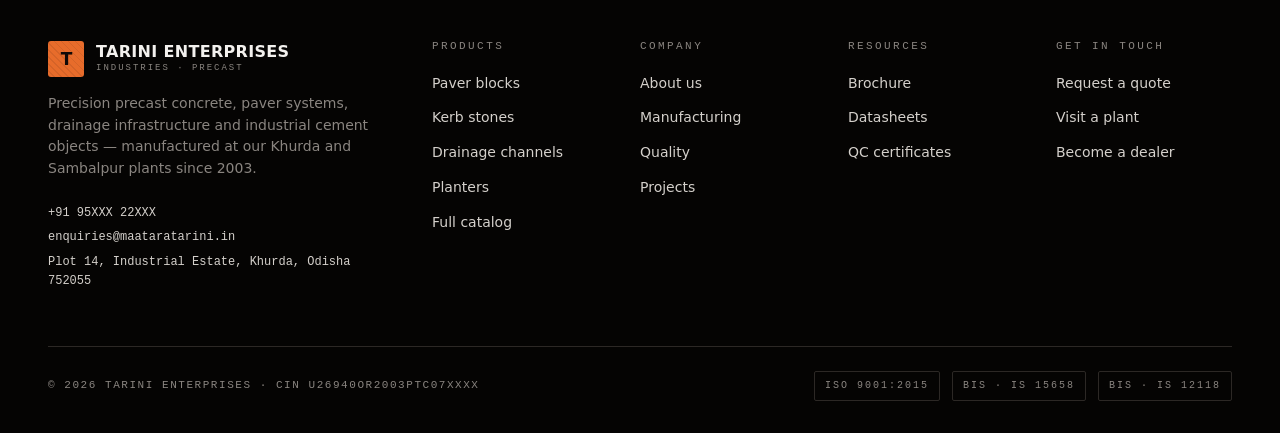
<file: products.html>
<!doctype html>
<html lang="en" data-theme="dark">
<head>
  <meta charset="utf-8" />
  <meta name="viewport" content="width=device-width, initial-scale=1" />
  <title>Products — Tarini Enterprises</title>
  <meta name="description" content="13 precast concrete and industrial cement product families: paver blocks, kerbs, drainage, tiles, planters, slabs, benches, boundary systems, custom castings and construction tools." />
  <link rel="stylesheet" href="css/site.css" />
</head>
<body>

  <header class="site-nav">
    <div class="container">
      <a href="index.html" class="brand"><span class="mark">T</span><span class="brand-text"><span class="name">Tarini Enterprises</span><span class="sub">Industries · Precast Concrete</span></span></a>
      <button class="nav-toggle" data-nav-toggle aria-label="Open menu" aria-expanded="false"><svg width="20" height="20" viewBox="0 0 20 20" fill="none" stroke="currentColor" stroke-width="1.6"><path d="M3 6h14M3 10h14M3 14h14"/></svg></button>
      <ul class="nav-links" data-nav-menu>
        <li><a href="about.html">About</a></li>
        <li><a href="products.html">Products</a></li>
        <li><a href="industries.html">Industries</a></li>
        <li><a href="projects.html">Projects</a></li>
        <li><a href="manufacturing.html">Manufacturing</a></li>
        <li><a href="quality.html">Quality</a></li>
        <li><a href="contact.html">Contact</a></li>
      </ul>
      <div class="nav-actions">
        <button class="theme-toggle" data-theme-toggle aria-label="Toggle theme">
          <svg class="moon" width="18" height="18" viewBox="0 0 24 24" fill="none" stroke="currentColor" stroke-width="1.6" stroke-linecap="round" stroke-linejoin="round"><path d="M21 12.79A9 9 0 1 1 11.21 3 7 7 0 0 0 21 12.79Z"/></svg>
          <svg class="sun" width="18" height="18" viewBox="0 0 24 24" fill="none" stroke="currentColor" stroke-width="1.6" stroke-linecap="round" stroke-linejoin="round"><circle cx="12" cy="12" r="4"/><path d="M12 2v2M12 20v2M4.93 4.93l1.41 1.41M17.66 17.66l1.41 1.41M2 12h2M20 12h2M4.93 19.07l1.41-1.41M17.66 6.34l1.41-1.41"/></svg>
        </button>
        <a href="contact.html" class="btn btn-primary">Request Quote <svg class="arrow" width="14" height="14" viewBox="0 0 16 16" fill="none" stroke="currentColor" stroke-width="1.8" stroke-linecap="round" stroke-linejoin="round"><path d="M3 8h10M9 4l4 4-4 4"/></svg></a>
      </div>
    </div>
  </header>

  <section class="page-hero">
    <div class="container">
      <div class="breadcrumb"><a href="index.html">Home</a><span class="sep">/</span><span>Products</span></div>
      <span class="eyebrow">13 product families · Standard + Custom</span>
      <h1>The catalog.</h1>
      <p class="lead">Standardised SKUs in stock for next-day dispatch; bespoke moulds for architect-specified work. Filter by use to find what you need, hover any card for technical specs.</p>
    </div>
  </section>

  <section class="section">
    <div class="container">

      <div class="filter-bar">
        <button class="chip active" data-filter-chip="all">All <span class="count">14</span></button>
        <button class="chip" data-filter-chip="paving">Paving &amp; Roads <span class="count">5</span></button>
        <button class="chip" data-filter-chip="landscape">Landscape &amp; Urban <span class="count">4</span></button>
        <button class="chip" data-filter-chip="structural">Structural Precast <span class="count">4</span></button>
        <button class="chip" data-filter-chip="tools">Tools &amp; Materials <span class="count">2</span></button>
        <button class="chip" data-filter-chip="custom">Custom &amp; Industrial <span class="count">3</span></button>
      </div>

      <div class="product-grid">

        <a href="#paver-blocks" id="paver-blocks" class="product-card" data-product-cat="paving">
          <div class="swatch">
            <span class="tag">M-40 · IS 15658</span>
            <svg viewBox="0 0 400 300" preserveAspectRatio="xMidYMid slice">
              <defs><pattern id="pp1" width="60" height="40" patternUnits="userSpaceOnUse"><rect width="60" height="40" fill="oklch(56% 0.014 60)"/><rect x="0" y="0" width="58" height="38" rx="2" fill="oklch(64% 0.016 65)" stroke="oklch(34% 0.012 60)" stroke-width="0.5"/><rect x="30" y="20" width="28" height="18" fill="oklch(58% 0.015 60)" rx="1"/></pattern></defs>
              <rect width="400" height="300" fill="url(#pp1)"/><rect width="400" height="300" fill="oklch(0% 0 0 / 0.1)"/>
            </svg>
          </div>
          <div class="body">
            <h3>Paver Blocks</h3>
            <p class="desc">I-shape, zigzag, dumbbell, rectangular and hexagonal pavers for roads, plazas and parking.</p>
            <div class="specs"><span>5 shapes</span><span>4 finishes</span><span>60–100 mm</span></div>
          </div>
          <div class="detail">
            <div class="lines">
              <div class="line"><span class="k">Grades</span><span class="v">M-30 to M-50</span></div>
              <div class="line"><span class="k">Thickness</span><span class="v">60 / 80 / 100 mm</span></div>
              <div class="line"><span class="k">Standard</span><span class="v">IS 15658:2006</span></div>
              <div class="line"><span class="k">Water Abs.</span><span class="v">≤ 5%</span></div>
            </div>
            <p class="applications">Highways · plazas · parking · sidewalks · industrial floors.</p>
          </div>
        </a>

        <a href="#kerb-stones" id="kerb-stones" class="product-card" data-product-cat="paving">
          <div class="swatch">
            <span class="tag">M-30 · IS 12118</span>
            <svg viewBox="0 0 400 300" preserveAspectRatio="xMidYMid slice">
              <defs><linearGradient id="kg1" x1="0" x2="0" y1="0" y2="1"><stop offset="0" stop-color="oklch(64% 0.014 60)"/><stop offset="1" stop-color="oklch(42% 0.012 60)"/></linearGradient></defs>
              <rect width="400" height="300" fill="oklch(28% 0.008 60)"/>
              <g transform="translate(0,90)"><rect x="-10" y="0" width="420" height="60" fill="url(#kg1)"/><polygon points="-10,0 -10,60 420,60 420,40 -10,20" fill="oklch(35% 0.01 60)" opacity="0.5"/></g>
              <g transform="translate(0,180)"><rect x="-10" y="0" width="420" height="60" fill="url(#kg1)" opacity="0.7"/><polygon points="-10,0 -10,60 420,60 420,40 -10,20" fill="oklch(35% 0.01 60)" opacity="0.5"/></g>
            </svg>
          </div>
          <div class="body">
            <h3>Kerb Stones</h3>
            <p class="desc">Straight, chamfered, mountable and barrier-type kerbs for roads and medians.</p>
            <div class="specs"><span>4 profiles</span><span>900 mm</span><span>M-30 / M-35</span></div>
          </div>
          <div class="detail">
            <div class="lines">
              <div class="line"><span class="k">Profiles</span><span class="v">Straight · Chamfered · Mountable · Barrier</span></div>
              <div class="line"><span class="k">Length</span><span class="v">900 mm modular</span></div>
              <div class="line"><span class="k">Standard</span><span class="v">IS 12118</span></div>
              <div class="line"><span class="k">Edge</span><span class="v">15×15 mm chamfer</span></div>
            </div>
            <p class="applications">Highway medians · urban roads · parking demarcation · pedestrian zones.</p>
          </div>
        </a>

        <a href="#tiles" id="tiles" class="product-card" data-product-cat="paving">
          <div class="swatch">
            <span class="tag">CHEQUERED · M-25</span>
            <svg viewBox="0 0 400 300" preserveAspectRatio="xMidYMid slice">
              <defs><pattern id="tcheq" width="80" height="80" patternUnits="userSpaceOnUse"><rect width="80" height="80" fill="oklch(60% 0.014 60)" stroke="oklch(30% 0.01 60)" stroke-width="1"/><g fill="oklch(50% 0.012 60)"><rect x="6" y="6" width="22" height="22"/><rect x="34" y="6" width="22" height="22"/><rect x="62" y="6" width="22" height="22"/><rect x="6" y="34" width="22" height="22"/><rect x="34" y="34" width="22" height="22"/><rect x="62" y="34" width="22" height="22"/><rect x="6" y="62" width="22" height="22"/><rect x="34" y="62" width="22" height="22"/><rect x="62" y="62" width="22" height="22"/></g></pattern></defs>
              <rect width="400" height="300" fill="url(#tcheq)"/>
              <rect width="400" height="300" fill="oklch(0% 0 0 / 0.1)"/>
            </svg>
          </div>
          <div class="body">
            <h3>Cement Tiles</h3>
            <p class="desc">Plain, chequered and tactile tiles for footpaths and platform edges.</p>
            <div class="specs"><span>5 textures</span><span>250 / 300 mm</span><span>M-25</span></div>
          </div>
          <div class="detail">
            <div class="lines">
              <div class="line"><span class="k">Patterns</span><span class="v">Chequered · Plain · Tactile · Dome</span></div>
              <div class="line"><span class="k">Size</span><span class="v">250×250 · 300×300 mm</span></div>
              <div class="line"><span class="k">Standard</span><span class="v">IS 13801</span></div>
              <div class="line"><span class="k">Thickness</span><span class="v">22 / 28 mm</span></div>
            </div>
            <p class="applications">Footpaths · station platforms · parks · schools · public buildings.</p>
          </div>
        </a>

        <a href="#drainage" id="drainage" class="product-card" data-product-cat="paving structural">
          <div class="swatch">
            <span class="tag">U-CHANNEL · LOAD D</span>
            <svg viewBox="0 0 400 300" preserveAspectRatio="xMidYMid slice">
              <rect width="400" height="300" fill="oklch(26% 0.008 60)"/>
              <g transform="translate(50,80)">
                <path d="M 0 0 L 0 140 L 300 140 L 300 0 L 240 0 L 240 100 L 60 100 L 60 0 Z" fill="oklch(58% 0.014 60)"/>
                <rect x="60" y="0" width="180" height="6" fill="oklch(72% 0.014 60)"/>
                <g stroke="oklch(0% 0 0 / 0.35)" stroke-width="1"><line x1="80" y1="0" x2="80" y2="6"/><line x1="100" y1="0" x2="100" y2="6"/><line x1="120" y1="0" x2="120" y2="6"/><line x1="140" y1="0" x2="140" y2="6"/><line x1="160" y1="0" x2="160" y2="6"/><line x1="180" y1="0" x2="180" y2="6"/><line x1="200" y1="0" x2="200" y2="6"/><line x1="220" y1="0" x2="220" y2="6"/></g>
                <rect x="60" y="100" width="180" height="40" fill="oklch(34% 0.01 60)"/>
              </g>
            </svg>
          </div>
          <div class="body">
            <h3>Drainage Channels</h3>
            <p class="desc">U-shape and box drains with cast-iron, GI or RCC gratings, load class A–F.</p>
            <div class="specs"><span>A15–F900</span><span>Box · U</span><span>1m sections</span></div>
          </div>
          <div class="detail">
            <div class="lines">
              <div class="line"><span class="k">Section</span><span class="v">U-channel · Box · Trench</span></div>
              <div class="line"><span class="k">Grating</span><span class="v">CI · GI · RCC</span></div>
              <div class="line"><span class="k">Load class</span><span class="v">A15 – F900 (EN 1433)</span></div>
              <div class="line"><span class="k">Length</span><span class="v">1000 mm modular</span></div>
            </div>
            <p class="applications">Roads · industrial yards · parking · airports · warehouses.</p>
          </div>
        </a>

        <a href="#hexa-pavers" id="hexa-pavers" class="product-card" data-product-cat="paving landscape">
          <div class="swatch">
            <span class="tag">HEXA · DECORATIVE</span>
            <svg viewBox="0 0 400 300" preserveAspectRatio="xMidYMid slice">
              <defs><pattern id="hex1" width="69" height="60" patternUnits="userSpaceOnUse" patternTransform="scale(0.95)"><polygon points="34.5,0 69,17.3 69,52 34.5,69 0,52 0,17.3" fill="oklch(62% 0.015 60)" stroke="oklch(34% 0.01 60)" stroke-width="0.8"/><polygon points="34.5,8 60,21 60,47 34.5,60 9,47 9,21" fill="oklch(56% 0.014 60)"/></pattern></defs>
              <rect width="400" height="300" fill="url(#hex1)"/>
              <rect width="400" height="300" fill="oklch(0% 0 0 / 0.08)"/>
            </svg>
          </div>
          <div class="body">
            <h3>Hex &amp; Decorative Pavers</h3>
            <p class="desc">Hexagonal, fan-shape and interlocking decorative pavers for plazas, gardens and resorts.</p>
            <div class="specs"><span>3 shapes</span><span>4 colours</span><span>60–80 mm</span></div>
          </div>
          <div class="detail">
            <div class="lines">
              <div class="line"><span class="k">Shapes</span><span class="v">Hexa · Fan · Cosmic</span></div>
              <div class="line"><span class="k">Colours</span><span class="v">Grey · Red · Black · Buff</span></div>
              <div class="line"><span class="k">Grade</span><span class="v">M-35</span></div>
              <div class="line"><span class="k">Finish</span><span class="v">Shot-blast · Plain</span></div>
            </div>
            <p class="applications">Gardens · resorts · plazas · housing colonies · driveways.</p>
          </div>
        </a>

        <a href="#planters" id="planters" class="product-card" data-product-cat="landscape custom">
          <div class="swatch">
            <span class="tag">FIBRE-REINFORCED</span>
            <svg viewBox="0 0 400 300" preserveAspectRatio="xMidYMid slice">
              <rect width="400" height="300" fill="oklch(30% 0.008 60)"/>
              <g transform="translate(200,150)">
                <ellipse cx="0" cy="60" rx="120" ry="20" fill="oklch(0% 0 0 / 0.4)"/>
                <path d="M -100 -50 L -90 50 L 90 50 L 100 -50 Z" fill="oklch(62% 0.012 60)"/>
                <ellipse cx="0" cy="-50" rx="100" ry="22" fill="oklch(72% 0.014 60)"/>
                <ellipse cx="0" cy="-50" rx="92" ry="16" fill="oklch(30% 0.01 60)"/>
                <path d="M -100 -50 L -90 50 L 90 50 L 100 -50" fill="none" stroke="oklch(0% 0 0 / 0.25)" stroke-width="1"/>
              </g>
            </svg>
          </div>
          <div class="body">
            <h3>Concrete Planters</h3>
            <p class="desc">Round, square and tapered planters in raw, polished and exposed-aggregate finishes.</p>
            <div class="specs"><span>12 SKUs</span><span>300–1200 mm</span><span>GFRC</span></div>
          </div>
          <div class="detail">
            <div class="lines">
              <div class="line"><span class="k">Diameters</span><span class="v">300 / 450 / 600 / 900 / 1200 mm</span></div>
              <div class="line"><span class="k">Finishes</span><span class="v">Raw · Polished · Exposed · Sandblast</span></div>
              <div class="line"><span class="k">Material</span><span class="v">GFRC + steel mesh</span></div>
              <div class="line"><span class="k">Drainage</span><span class="v">Integrated</span></div>
            </div>
            <p class="applications">Hotels · offices · landscaping · balconies · commercial entrances.</p>
          </div>
        </a>

        <a href="#benches" id="benches" class="product-card" data-product-cat="landscape">
          <div class="swatch">
            <span class="tag">URBAN FURNITURE</span>
            <svg viewBox="0 0 400 300" preserveAspectRatio="xMidYMid slice">
              <rect width="400" height="300" fill="oklch(28% 0.008 60)"/>
              <g transform="translate(50,160)">
                <rect x="0" y="0" width="300" height="14" fill="oklch(62% 0.014 60)"/>
                <rect x="0" y="0" width="300" height="4" fill="oklch(72% 0.014 60)"/>
                <rect x="20" y="14" width="14" height="60" fill="oklch(48% 0.012 60)"/>
                <rect x="266" y="14" width="14" height="60" fill="oklch(48% 0.012 60)"/>
              </g>
            </svg>
          </div>
          <div class="body">
            <h3>Concrete Benches</h3>
            <p class="desc">Cast benches and seating modules for plazas, parks and corporate campuses.</p>
            <div class="specs"><span>6 designs</span><span>1.5–2.4 m</span><span>Made-to-order</span></div>
          </div>
          <div class="detail">
            <div class="lines">
              <div class="line"><span class="k">Length</span><span class="v">1500 / 1800 / 2400 mm</span></div>
              <div class="line"><span class="k">Top finish</span><span class="v">Polished · Honed · Sandblast</span></div>
              <div class="line"><span class="k">Weight</span><span class="v">180 – 320 kg</span></div>
              <div class="line"><span class="k">Lead time</span><span class="v">10 – 14 days</span></div>
            </div>
            <p class="applications">Parks · plazas · IT campuses · gardens · transit areas.</p>
          </div>
        </a>

        <a href="#slabs" id="precast-slabs" class="product-card" data-product-cat="structural">
          <div class="swatch">
            <span class="tag">RCC · PSC</span>
            <svg viewBox="0 0 400 300" preserveAspectRatio="xMidYMid slice">
              <rect width="400" height="300" fill="oklch(36% 0.01 60)"/>
              <g><rect x="40" y="50" width="320" height="200" fill="oklch(56% 0.014 60)" stroke="oklch(30% 0.008 60)" stroke-width="1"/><rect x="40" y="50" width="320" height="20" fill="oklch(64% 0.014 60)"/><g stroke="oklch(0% 0 0 / 0.18)" stroke-width="0.5"><line x1="40" y1="90" x2="360" y2="90"/><line x1="40" y1="130" x2="360" y2="130"/><line x1="40" y1="170" x2="360" y2="170"/><line x1="40" y1="210" x2="360" y2="210"/></g><g stroke="oklch(67% 0.17 45)" stroke-width="2" stroke-dasharray="6 4" opacity="0.6"><line x1="50" y1="60" x2="350" y2="60"/><line x1="50" y1="240" x2="350" y2="240"/></g></g>
            </svg>
          </div>
          <div class="body">
            <h3>Precast Slabs</h3>
            <p class="desc">RCC and PSC slabs for drainage covers, manholes, parapets, footpath and roofing.</p>
            <div class="specs"><span>RCC · PSC</span><span>50–300 mm</span><span>Custom moulds</span></div>
          </div>
          <div class="detail">
            <div class="lines">
              <div class="line"><span class="k">Types</span><span class="v">Solid · Hollow-core · Channel</span></div>
              <div class="line"><span class="k">Thickness</span><span class="v">50 – 300 mm</span></div>
              <div class="line"><span class="k">Reinforcement</span><span class="v">Fe-500 / Fe-550</span></div>
              <div class="line"><span class="k">Cure</span><span class="v">Steam, 28-day strength</span></div>
            </div>
            <p class="applications">Manhole covers · parapets · roofing · footpath slabs · drain coverings.</p>
          </div>
        </a>

        <a href="#boundary" id="boundary" class="product-card" data-product-cat="structural">
          <div class="swatch">
            <span class="tag">H-POLE + PANEL</span>
            <svg viewBox="0 0 400 300" preserveAspectRatio="xMidYMid slice">
              <rect width="400" height="300" fill="oklch(30% 0.008 60)"/>
              <g><rect x="40" y="40" width="22" height="220" fill="oklch(56% 0.013 60)"/><rect x="160" y="40" width="22" height="220" fill="oklch(56% 0.013 60)"/><rect x="280" y="40" width="22" height="220" fill="oklch(56% 0.013 60)"/><rect x="62" y="80" width="98" height="40" fill="oklch(48% 0.012 60)"/><rect x="62" y="130" width="98" height="40" fill="oklch(48% 0.012 60)"/><rect x="62" y="180" width="98" height="40" fill="oklch(48% 0.012 60)"/><rect x="182" y="80" width="98" height="40" fill="oklch(48% 0.012 60)"/><rect x="182" y="130" width="98" height="40" fill="oklch(48% 0.012 60)"/><rect x="182" y="180" width="98" height="40" fill="oklch(48% 0.012 60)"/></g>
            </svg>
          </div>
          <div class="body">
            <h3>Boundary Elements</h3>
            <p class="desc">Precast compound walls, fence posts and panel systems for industrial and infra sites.</p>
            <div class="specs"><span>6–12 ft</span><span>H-pole + panel</span><span>Pre-coated</span></div>
          </div>
          <div class="detail">
            <div class="lines">
              <div class="line"><span class="k">System</span><span class="v">H-pole + horizontal panel</span></div>
              <div class="line"><span class="k">Heights</span><span class="v">6 / 8 / 10 / 12 ft</span></div>
              <div class="line"><span class="k">Panel</span><span class="v">2 ft × 1 ft modular</span></div>
              <div class="line"><span class="k">Install rate</span><span class="v">~ 80 ft / day / crew</span></div>
            </div>
            <p class="applications">Factories · warehouses · plots · government complexes · highway boundaries.</p>
          </div>
        </a>

        <a href="#cement-pots" id="cement-pots" class="product-card" data-product-cat="landscape">
          <div class="swatch">
            <span class="tag">CEMENT · CAST</span>
            <svg viewBox="0 0 400 300" preserveAspectRatio="xMidYMid slice">
              <rect width="400" height="300" fill="oklch(28% 0.008 60)"/>
              <g transform="translate(200,160)">
                <ellipse cx="0" cy="70" rx="100" ry="14" fill="oklch(0% 0 0 / 0.4)"/>
                <path d="M -80 -40 Q -70 70 0 70 Q 70 70 80 -40 Z" fill="oklch(60% 0.012 60)"/>
                <ellipse cx="0" cy="-40" rx="80" ry="14" fill="oklch(70% 0.014 60)"/>
                <ellipse cx="0" cy="-40" rx="74" ry="10" fill="oklch(28% 0.01 60)"/>
                <path d="M -76 -20 Q -68 50 0 50" fill="none" stroke="oklch(0% 0 0 / 0.15)" stroke-width="0.6"/>
                <path d="M -72 0 Q -64 40 0 40" fill="none" stroke="oklch(0% 0 0 / 0.15)" stroke-width="0.6"/>
              </g>
            </svg>
          </div>
          <div class="body">
            <h3>Cement Pots</h3>
            <p class="desc">Traditional cast cement pots — round and tapered shapes in 8 sizes for nursery and retail.</p>
            <div class="specs"><span>8 sizes</span><span>150–600 mm</span><span>Wholesale</span></div>
          </div>
          <div class="detail">
            <div class="lines">
              <div class="line"><span class="k">Diameter</span><span class="v">150 / 200 / 300 / 400 / 600 mm</span></div>
              <div class="line"><span class="k">Wall</span><span class="v">12 – 22 mm</span></div>
              <div class="line"><span class="k">Drainage</span><span class="v">Center / Triple-hole</span></div>
              <div class="line"><span class="k">MOQ</span><span class="v">100 pcs (mixed)</span></div>
            </div>
            <p class="applications">Nurseries · garden retail · home landscaping · balcony gardens · housing colonies.</p>
          </div>
        </a>

        <a href="#construction-tools" id="construction-tools" class="product-card" data-product-cat="tools">
          <div class="swatch">
            <span class="tag">SITE TOOLS · MS</span>
            <svg viewBox="0 0 400 300" preserveAspectRatio="xMidYMid slice">
              <rect width="400" height="300" fill="oklch(28% 0.008 60)"/>
              <g transform="translate(60,80)">
                <!-- Wheelbarrow silhouette -->
                <path d="M 0 80 L 200 80 L 240 60 L 80 60 Z" fill="oklch(54% 0.014 60)"/>
                <rect x="200" y="80" width="60" height="6" fill="oklch(48% 0.012 60)"/>
                <circle cx="50" cy="110" r="20" fill="oklch(35% 0.01 60)" stroke="oklch(67% 0.17 45)" stroke-width="3"/>
                <rect x="240" y="56" width="40" height="4" fill="oklch(70% 0.012 60)"/>
                <!-- Trowel -->
                <g transform="translate(0,150)">
                  <polygon points="0,0 120,0 100,28 20,28" fill="oklch(60% 0.013 60)"/>
                  <rect x="120" y="10" width="80" height="8" fill="oklch(45% 0.01 60)"/>
                  <rect x="200" y="6" width="60" height="16" fill="oklch(45% 0.012 30)"/>
                </g>
              </g>
            </svg>
          </div>
          <div class="body">
            <h3>Construction Tools</h3>
            <p class="desc">Wheelbarrows, mixing pans, ghamela, water tanks and site-work equipment for civil contractors.</p>
            <div class="specs"><span>40+ SKUs</span><span>GI · MS</span><span>Bulk supply</span></div>
          </div>
          <div class="detail">
            <div class="lines">
              <div class="line"><span class="k">Range</span><span class="v">Wheelbarrows · pans · tanks · scaffolds</span></div>
              <div class="line"><span class="k">Material</span><span class="v">GI sheet · MS angle · HDPE</span></div>
              <div class="line"><span class="k">Pack</span><span class="v">Crate / loose, MOQ negotiable</span></div>
              <div class="line"><span class="k">Lead time</span><span class="v">3 – 7 days, ex-stock SKUs</span></div>
            </div>
            <p class="applications">Civil-contractor sites · masonry crews · housing builders · municipal works.</p>
          </div>
        </a>

        <a href="#masonry-tools" id="masonry-tools" class="product-card" data-product-cat="tools">
          <div class="swatch">
            <span class="tag">HAND TOOLS · FORGED</span>
            <svg viewBox="0 0 400 300" preserveAspectRatio="xMidYMid slice">
              <rect width="400" height="300" fill="oklch(30% 0.008 60)"/>
              <g transform="translate(80,60)">
                <!-- Plumb -->
                <line x1="0" y1="0" x2="0" y2="120" stroke="oklch(70% 0.014 60)" stroke-width="1.5"/>
                <polygon points="-10,120 10,120 0,160" fill="oklch(67% 0.17 45)"/>
                <!-- Float -->
                <g transform="translate(60,30)">
                  <rect x="0" y="0" width="120" height="14" fill="oklch(60% 0.014 60)"/>
                  <rect x="40" y="14" width="40" height="6" fill="oklch(50% 0.012 60)"/>
                  <rect x="44" y="20" width="32" height="8" fill="oklch(45% 0.012 30)"/>
                </g>
                <!-- Chisel -->
                <g transform="translate(200,40)">
                  <polygon points="0,0 16,0 8,80" fill="oklch(58% 0.013 60)"/>
                  <rect x="2" y="80" width="12" height="40" fill="oklch(45% 0.012 30)"/>
                </g>
              </g>
            </svg>
          </div>
          <div class="body">
            <h3>Masonry Tools</h3>
            <p class="desc">Trowels, floats, plumb bobs, chisels and bricklayer-grade hand tools, forged in-house.</p>
            <div class="specs"><span>60+ SKUs</span><span>Forged steel</span><span>Bulk</span></div>
          </div>
          <div class="detail">
            <div class="lines">
              <div class="line"><span class="k">Tools</span><span class="v">Trowel · float · level · plumb · chisel · jointer</span></div>
              <div class="line"><span class="k">Steel</span><span class="v">Drop-forged carbon steel</span></div>
              <div class="line"><span class="k">Handle</span><span class="v">Hardwood / rubber-grip</span></div>
              <div class="line"><span class="k">Warranty</span><span class="v">12 months</span></div>
            </div>
            <p class="applications">Bricklayers · plasterers · finishers · independent contractors · municipal works.</p>
          </div>
        </a>

        <a href="#custom" id="custom" class="product-card" data-product-cat="custom">
          <div class="swatch">
            <span class="tag">MADE-TO-ORDER</span>
            <svg viewBox="0 0 400 300" preserveAspectRatio="xMidYMid slice">
              <rect width="400" height="300" fill="oklch(28% 0.008 60)"/>
              <g transform="translate(200,150)">
                <!-- Abstract custom-cast shape -->
                <polygon points="-90,-60 60,-90 90,30 30,90 -60,60" fill="oklch(60% 0.013 60)"/>
                <polygon points="-90,-60 60,-90 90,30 30,90 -60,60" fill="none" stroke="oklch(0% 0 0 / 0.25)" stroke-width="1"/>
                <polygon points="-60,-40 40,-60 60,20 20,60 -40,40" fill="oklch(67% 0.17 45)" opacity="0.85"/>
                <text x="0" y="6" text-anchor="middle" font-family="ui-monospace" font-size="14" font-weight="700" fill="oklch(16% 0.015 40)" letter-spacing="2">BESPOKE</text>
              </g>
            </svg>
          </div>
          <div class="body">
            <h3>Custom Cement Objects</h3>
            <p class="desc">Architect-specified castings: façade fins, signage bases, art-piece moulds, site-specific elements.</p>
            <div class="specs"><span>CAD-to-cast</span><span>14-day sample</span><span>No MOQ floor</span></div>
          </div>
          <div class="detail">
            <div class="lines">
              <div class="line"><span class="k">Process</span><span class="v">CAD → mould → sample → production</span></div>
              <div class="line"><span class="k">Sample lead</span><span class="v">14 days from approval</span></div>
              <div class="line"><span class="k">Materials</span><span class="v">RCC · GFRC · pigmented · exposed</span></div>
              <div class="line"><span class="k">Finishes</span><span class="v">Custom + pigment-matched</span></div>
            </div>
            <p class="applications">Architects · interior firms · public-art commissions · brand installations.</p>
          </div>
        </a>

        <a href="#industrial" id="industrial" class="product-card" data-product-cat="custom structural">
          <div class="swatch">
            <span class="tag">INDUSTRIAL PRECAST</span>
            <svg viewBox="0 0 400 300" preserveAspectRatio="xMidYMid slice">
              <rect width="400" height="300" fill="oklch(28% 0.008 60)"/>
              <g transform="translate(60,40)">
                <rect x="0" y="0" width="280" height="40" fill="oklch(56% 0.014 60)"/>
                <rect x="0" y="40" width="40" height="180" fill="oklch(56% 0.014 60)"/>
                <rect x="240" y="40" width="40" height="180" fill="oklch(56% 0.014 60)"/>
                <rect x="0" y="180" width="280" height="40" fill="oklch(56% 0.014 60)"/>
                <g stroke="oklch(0% 0 0 / 0.2)" stroke-width="0.5"><line x1="40" y1="20" x2="240" y2="20"/><line x1="20" y1="40" x2="20" y2="180"/><line x1="260" y1="40" x2="260" y2="180"/></g>
                <!-- Lifting hooks -->
                <circle cx="60" cy="20" r="6" fill="none" stroke="oklch(67% 0.17 45)" stroke-width="2"/>
                <circle cx="220" cy="20" r="6" fill="none" stroke="oklch(67% 0.17 45)" stroke-width="2"/>
              </g>
            </svg>
          </div>
          <div class="body">
            <h3>Industrial Precast Components</h3>
            <p class="desc">Manhole rings, pipe sections, foundation pads, cable trench covers for utilities and industry.</p>
            <div class="specs"><span>Manhole + pipe</span><span>RCC · NP3</span><span>Project-bound</span></div>
          </div>
          <div class="detail">
            <div class="lines">
              <div class="line"><span class="k">Range</span><span class="v">Manhole rings · pipes · pads · trench covers</span></div>
              <div class="line"><span class="k">Pipe class</span><span class="v">NP2 · NP3 · NP4 (IS 458)</span></div>
              <div class="line"><span class="k">Diameter</span><span class="v">300 mm – 1200 mm</span></div>
              <div class="line"><span class="k">Order type</span><span class="v">Project-bound, scheduled supply</span></div>
            </div>
            <p class="applications">Sewer networks · stormwater · utilities · industrial yards · cable galleries.</p>
          </div>
        </a>

      </div>

    </div>
  </section>

  <section class="section compact">
    <div class="container">
      <div class="cta-banner">
        <div>
          <span class="eyebrow">Looking for specs?</span>
          <h2 class="h-2" style="margin-top: 18px;">Download the full catalog and technical datasheets.</h2>
          <p style="margin-top: 14px;">Single PDF with grade tables, mix designs, dimensions and IS-code conformance per product family.</p>
        </div>
        <div class="cta-actions">
          <a href="#" class="btn btn-primary">Download catalog (PDF · 4.8 MB)
            <svg class="arrow" width="14" height="14" viewBox="0 0 16 16" fill="none" stroke="currentColor" stroke-width="1.8" stroke-linecap="round" stroke-linejoin="round"><path d="M8 2v9M4 7l4 4 4-4M2 14h12"/></svg>
          </a>
          <a href="contact.html" class="btn btn-secondary">Request a quote</a>
        </div>
      </div>
    </div>
  </section>

  <footer class="site-footer">
    <div class="container">
      <div class="footer-grid">
        <div class="footer-brand">
          <a href="index.html" class="brand"><span class="mark">T</span><span class="brand-text"><span class="name">Tarini Enterprises</span><span class="sub">Industries · Precast</span></span></a>
          <p>Precision precast concrete, paver systems, drainage infrastructure and industrial cement objects — manufactured at our Khurda and Sambalpur plants since 2003.</p>
          <div class="contact"><a href="tel:+919500022000">+91 95XXX 22XXX</a><a href="mailto:enquiries@maataratarini.in">enquiries@maataratarini.in</a><span>Plot 14, Industrial Estate, Khurda, Odisha 752055</span></div>
        </div>
        <div class="footer-col"><h4>Products</h4><ul><li><a href="products.html#paver-blocks">Paver blocks</a></li><li><a href="products.html#kerb-stones">Kerb stones</a></li><li><a href="products.html#drainage">Drainage channels</a></li><li><a href="products.html#planters">Planters</a></li><li><a href="products.html">Full catalog</a></li></ul></div>
        <div class="footer-col"><h4>Company</h4><ul><li><a href="about.html">About us</a></li><li><a href="manufacturing.html">Manufacturing</a></li><li><a href="quality.html">Quality</a></li><li><a href="projects.html">Projects</a></li></ul></div>
        <div class="footer-col"><h4>Resources</h4><ul><li><a href="#">Brochure</a></li><li><a href="#">Datasheets</a></li><li><a href="#">QC certificates</a></li></ul></div>
        <div class="footer-col"><h4>Get in touch</h4><ul><li><a href="contact.html">Request a quote</a></li><li><a href="contact.html">Visit a plant</a></li><li><a href="contact.html">Become a dealer</a></li></ul></div>
      </div>
      <div class="footer-bottom">
        <span class="legal">© <span data-year>2026</span> Tarini Enterprises · CIN U26940OR2003PTC07XXXX</span>
        <div class="badges"><span class="badge">ISO 9001:2015</span><span class="badge">BIS · IS 15658</span><span class="badge">BIS · IS 12118</span></div>
      </div>
    </div>
  </footer>

  <script src="js/site.js"></script>
</body>
</html>
</file>
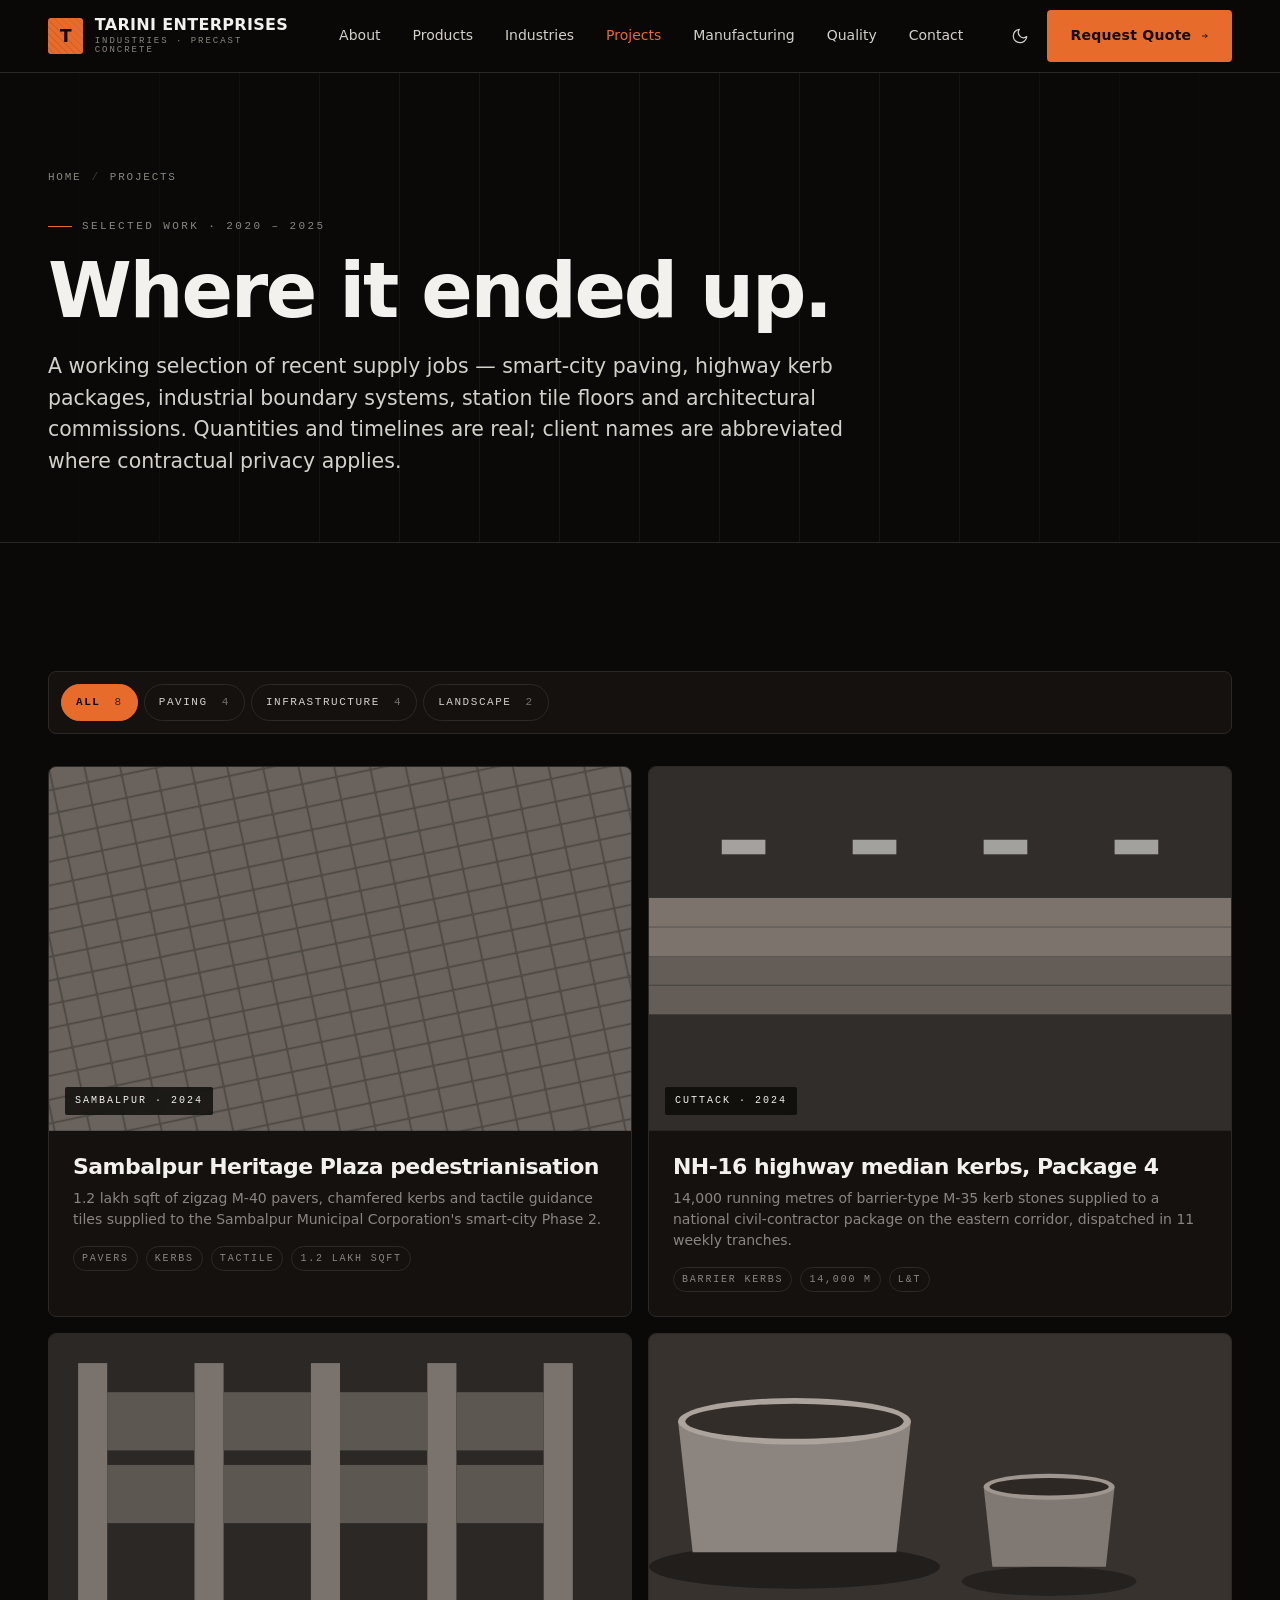
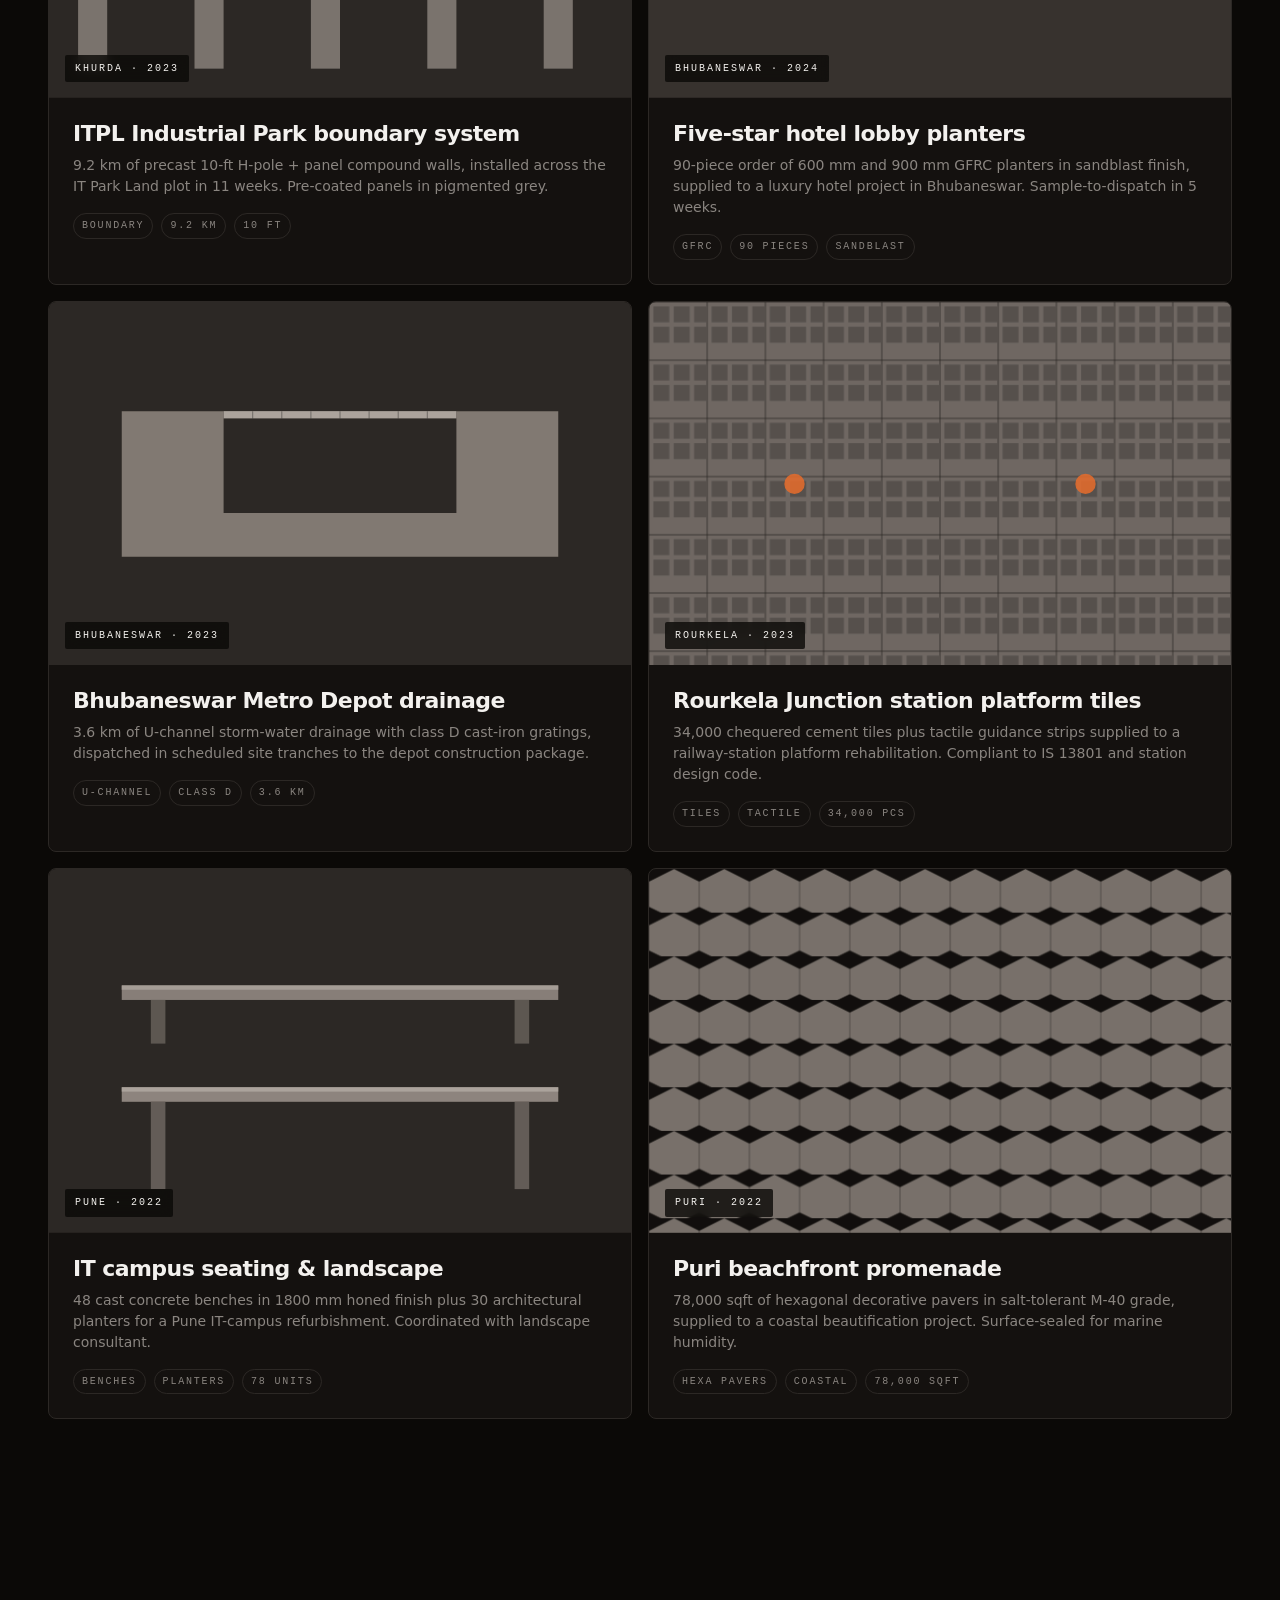
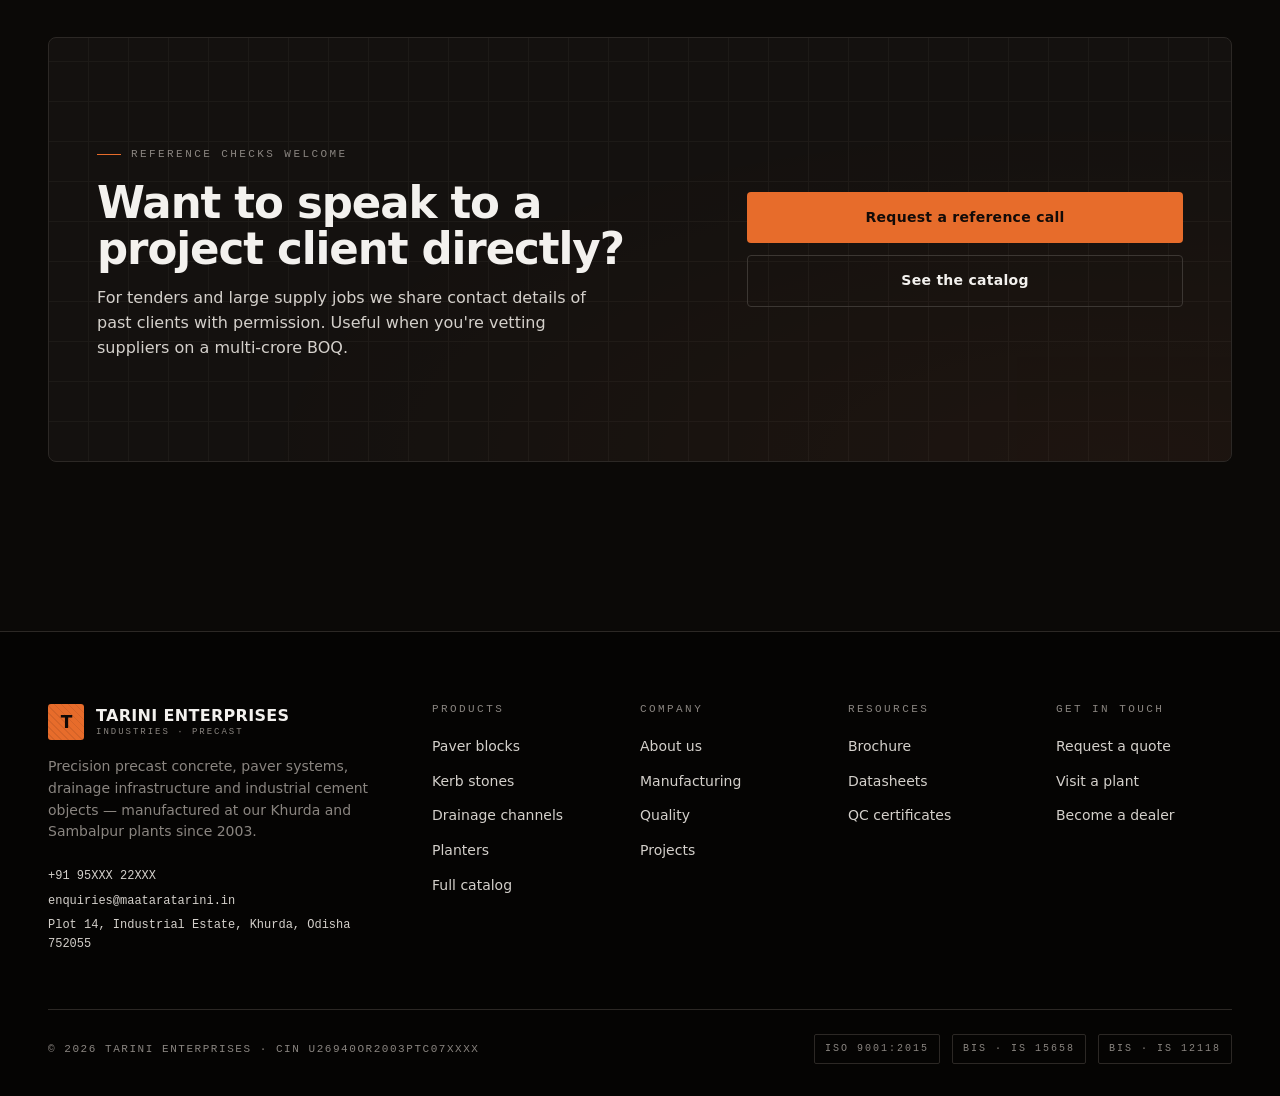
<file: projects.html>
<!doctype html>
<html lang="en" data-theme="dark">
<head>
  <meta charset="utf-8" />
  <meta name="viewport" content="width=device-width, initial-scale=1" />
  <title>Projects — Tarini Enterprises</title>
  <meta name="description" content="Selected projects: smart-city paving, highway kerbs, industrial compound walls, hotel landscaping, station tactile tiles, drainage networks and architectural precast." />
  <link rel="stylesheet" href="css/site.css" />
</head>
<body>

  <header class="site-nav">
    <div class="container">
      <a href="index.html" class="brand"><span class="mark">T</span><span class="brand-text"><span class="name">Tarini Enterprises</span><span class="sub">Industries · Precast Concrete</span></span></a>
      <button class="nav-toggle" data-nav-toggle aria-label="Open menu" aria-expanded="false"><svg width="20" height="20" viewBox="0 0 20 20" fill="none" stroke="currentColor" stroke-width="1.6"><path d="M3 6h14M3 10h14M3 14h14"/></svg></button>
      <ul class="nav-links" data-nav-menu>
        <li><a href="about.html">About</a></li>
        <li><a href="products.html">Products</a></li>
        <li><a href="industries.html">Industries</a></li>
        <li><a href="projects.html">Projects</a></li>
        <li><a href="manufacturing.html">Manufacturing</a></li>
        <li><a href="quality.html">Quality</a></li>
        <li><a href="contact.html">Contact</a></li>
      </ul>
      <div class="nav-actions">
        <button class="theme-toggle" data-theme-toggle aria-label="Toggle theme">
          <svg class="moon" width="18" height="18" viewBox="0 0 24 24" fill="none" stroke="currentColor" stroke-width="1.6" stroke-linecap="round" stroke-linejoin="round"><path d="M21 12.79A9 9 0 1 1 11.21 3 7 7 0 0 0 21 12.79Z"/></svg>
          <svg class="sun" width="18" height="18" viewBox="0 0 24 24" fill="none" stroke="currentColor" stroke-width="1.6" stroke-linecap="round" stroke-linejoin="round"><circle cx="12" cy="12" r="4"/><path d="M12 2v2M12 20v2M4.93 4.93l1.41 1.41M17.66 17.66l1.41 1.41M2 12h2M20 12h2M4.93 19.07l1.41-1.41M17.66 6.34l1.41-1.41"/></svg>
        </button>
        <a href="contact.html" class="btn btn-primary">Request Quote <svg class="arrow" width="14" height="14" viewBox="0 0 16 16" fill="none" stroke="currentColor" stroke-width="1.8" stroke-linecap="round" stroke-linejoin="round"><path d="M3 8h10M9 4l4 4-4 4"/></svg></a>
      </div>
    </div>
  </header>

  <section class="page-hero">
    <div class="container">
      <div class="breadcrumb"><a href="index.html">Home</a><span class="sep">/</span><span>Projects</span></div>
      <span class="eyebrow">Selected work · 2020 – 2025</span>
      <h1>Where it ended up.</h1>
      <p class="lead">A working selection of recent supply jobs — smart-city paving, highway kerb packages, industrial boundary systems, station tile floors and architectural commissions. Quantities and timelines are real; client names are abbreviated where contractual privacy applies.</p>
    </div>
  </section>

  <section class="section">
    <div class="container">

      <div class="filter-bar">
        <button class="chip active" data-filter-chip="all">All <span class="count">8</span></button>
        <button class="chip" data-filter-chip="paving">Paving <span class="count">4</span></button>
        <button class="chip" data-filter-chip="infra">Infrastructure <span class="count">4</span></button>
        <button class="chip" data-filter-chip="landscape">Landscape <span class="count">2</span></button>
      </div>

      <div style="display: grid; grid-template-columns: repeat(2, 1fr); gap: 16px;" class="proj-grid">

        <article class="project-card" data-product-cat="paving infra">
          <div class="image">
            <svg viewBox="0 0 800 500" preserveAspectRatio="xMidYMid slice">
              <defs><pattern id="pjA" width="48" height="32" patternUnits="userSpaceOnUse" patternTransform="rotate(-12)"><rect width="48" height="32" fill="oklch(54% 0.014 60)"/><rect x="0" y="0" width="47" height="31" rx="2" fill="oklch(62% 0.016 65)" stroke="oklch(30% 0.012 60)" stroke-width="0.6"/></pattern></defs>
              <rect width="800" height="500" fill="url(#pjA)"/>
              <rect width="800" height="500" fill="oklch(0% 0 0 / 0.25)"/>
            </svg>
            <span class="meta">Sambalpur · 2024</span>
          </div>
          <div class="body">
            <h3>Sambalpur Heritage Plaza pedestrianisation</h3>
            <p>1.2 lakh sqft of zigzag M-40 pavers, chamfered kerbs and tactile guidance tiles supplied to the Sambalpur Municipal Corporation's smart-city Phase 2.</p>
            <div class="tags"><span>Pavers</span><span>Kerbs</span><span>Tactile</span><span>1.2 lakh sqft</span></div>
          </div>
        </article>

        <article class="project-card" data-product-cat="infra">
          <div class="image">
            <svg viewBox="0 0 800 500" preserveAspectRatio="xMidYMid slice">
              <rect width="800" height="500" fill="oklch(30% 0.008 60)"/>
              <g><rect y="180" width="800" height="80" fill="oklch(56% 0.014 60)"/><rect y="260" width="800" height="80" fill="oklch(48% 0.012 60)"/><g stroke="oklch(0% 0 0 / 0.4)" stroke-width="1"><line x1="0" y1="220" x2="800" y2="220"/><line x1="0" y1="300" x2="800" y2="300"/></g></g>
              <g fill="oklch(95% 0.005 80)" opacity="0.6"><rect x="100" y="100" width="60" height="20"/><rect x="280" y="100" width="60" height="20"/><rect x="460" y="100" width="60" height="20"/><rect x="640" y="100" width="60" height="20"/></g>
            </svg>
            <span class="meta">Cuttack · 2024</span>
          </div>
          <div class="body">
            <h3>NH-16 highway median kerbs, Package 4</h3>
            <p>14,000 running metres of barrier-type M-35 kerb stones supplied to a national civil-contractor package on the eastern corridor, dispatched in 11 weekly tranches.</p>
            <div class="tags"><span>Barrier kerbs</span><span>14,000 m</span><span>L&amp;T</span></div>
          </div>
        </article>

        <article class="project-card" data-product-cat="infra">
          <div class="image">
            <svg viewBox="0 0 800 500" preserveAspectRatio="xMidYMid slice">
              <rect width="800" height="500" fill="oklch(28% 0.008 60)"/>
              <g><rect x="40" y="40" width="40" height="420" fill="oklch(56% 0.013 60)"/><rect x="200" y="40" width="40" height="420" fill="oklch(56% 0.013 60)"/><rect x="360" y="40" width="40" height="420" fill="oklch(56% 0.013 60)"/><rect x="520" y="40" width="40" height="420" fill="oklch(56% 0.013 60)"/><rect x="680" y="40" width="40" height="420" fill="oklch(56% 0.013 60)"/><rect x="80" y="80" width="120" height="80" fill="oklch(46% 0.012 60)"/><rect x="240" y="80" width="120" height="80" fill="oklch(46% 0.012 60)"/><rect x="400" y="80" width="120" height="80" fill="oklch(46% 0.012 60)"/><rect x="560" y="80" width="120" height="80" fill="oklch(46% 0.012 60)"/><rect x="80" y="180" width="120" height="80" fill="oklch(46% 0.012 60)"/><rect x="240" y="180" width="120" height="80" fill="oklch(46% 0.012 60)"/><rect x="400" y="180" width="120" height="80" fill="oklch(46% 0.012 60)"/><rect x="560" y="180" width="120" height="80" fill="oklch(46% 0.012 60)"/></g>
            </svg>
            <span class="meta">Khurda · 2023</span>
          </div>
          <div class="body">
            <h3>ITPL Industrial Park boundary system</h3>
            <p>9.2 km of precast 10-ft H-pole + panel compound walls, installed across the IT Park Land plot in 11 weeks. Pre-coated panels in pigmented grey.</p>
            <div class="tags"><span>Boundary</span><span>9.2 km</span><span>10 ft</span></div>
          </div>
        </article>

        <article class="project-card" data-product-cat="landscape">
          <div class="image">
            <svg viewBox="0 0 800 500" preserveAspectRatio="xMidYMid slice">
              <rect width="800" height="500" fill="oklch(32% 0.01 60)"/>
              <g transform="translate(200,200)">
                <ellipse cx="0" cy="120" rx="200" ry="30" fill="oklch(0% 0 0 / 0.4)"/>
                <path d="M -160 -80 L -140 100 L 140 100 L 160 -80 Z" fill="oklch(62% 0.012 60)"/>
                <ellipse cx="0" cy="-80" rx="160" ry="32" fill="oklch(72% 0.014 60)"/>
                <ellipse cx="0" cy="-80" rx="150" ry="24" fill="oklch(30% 0.01 60)"/>
              </g>
              <g transform="translate(550,260)">
                <ellipse cx="0" cy="80" rx="120" ry="20" fill="oklch(0% 0 0 / 0.35)"/>
                <path d="M -90 -50 L -78 60 L 78 60 L 90 -50 Z" fill="oklch(58% 0.013 60)"/>
                <ellipse cx="0" cy="-50" rx="90" ry="18" fill="oklch(68% 0.014 60)"/>
                <ellipse cx="0" cy="-50" rx="82" ry="12" fill="oklch(28% 0.01 60)"/>
              </g>
            </svg>
            <span class="meta">Bhubaneswar · 2024</span>
          </div>
          <div class="body">
            <h3>Five-star hotel lobby planters</h3>
            <p>90-piece order of 600 mm and 900 mm GFRC planters in sandblast finish, supplied to a luxury hotel project in Bhubaneswar. Sample-to-dispatch in 5 weeks.</p>
            <div class="tags"><span>GFRC</span><span>90 pieces</span><span>Sandblast</span></div>
          </div>
        </article>

        <article class="project-card" data-product-cat="infra paving">
          <div class="image">
            <svg viewBox="0 0 800 500" preserveAspectRatio="xMidYMid slice">
              <rect width="800" height="500" fill="oklch(28% 0.008 60)"/>
              <g transform="translate(100,150)">
                <path d="M 0 0 L 0 200 L 600 200 L 600 0 L 460 0 L 460 140 L 140 140 L 140 0 Z" fill="oklch(58% 0.014 60)"/>
                <rect x="140" y="0" width="320" height="10" fill="oklch(72% 0.014 60)"/>
                <g stroke="oklch(0% 0 0 / 0.35)" stroke-width="1.4"><line x1="180" y1="0" x2="180" y2="10"/><line x1="220" y1="0" x2="220" y2="10"/><line x1="260" y1="0" x2="260" y2="10"/><line x1="300" y1="0" x2="300" y2="10"/><line x1="340" y1="0" x2="340" y2="10"/><line x1="380" y1="0" x2="380" y2="10"/><line x1="420" y1="0" x2="420" y2="10"/></g>
              </g>
            </svg>
            <span class="meta">Bhubaneswar · 2023</span>
          </div>
          <div class="body">
            <h3>Bhubaneswar Metro Depot drainage</h3>
            <p>3.6 km of U-channel storm-water drainage with class D cast-iron gratings, dispatched in scheduled site tranches to the depot construction package.</p>
            <div class="tags"><span>U-channel</span><span>Class D</span><span>3.6 km</span></div>
          </div>
        </article>

        <article class="project-card" data-product-cat="paving">
          <div class="image">
            <svg viewBox="0 0 800 500" preserveAspectRatio="xMidYMid slice">
              <defs><pattern id="pjB" width="80" height="80" patternUnits="userSpaceOnUse"><rect width="80" height="80" fill="oklch(60% 0.014 60)" stroke="oklch(30% 0.01 60)" stroke-width="1"/><g fill="oklch(50% 0.012 60)"><rect x="6" y="6" width="22" height="22"/><rect x="34" y="6" width="22" height="22"/><rect x="62" y="6" width="22" height="22"/><rect x="6" y="34" width="22" height="22"/><rect x="34" y="34" width="22" height="22"/><rect x="62" y="34" width="22" height="22"/></g></pattern></defs>
              <rect width="800" height="500" fill="url(#pjB)"/>
              <rect width="800" height="500" fill="oklch(0% 0 0 / 0.18)"/>
              <g fill="oklch(67% 0.17 45)" opacity="0.85"><circle cx="200" cy="250" r="14"/><circle cx="600" cy="250" r="14"/></g>
            </svg>
            <span class="meta">Rourkela · 2023</span>
          </div>
          <div class="body">
            <h3>Rourkela Junction station platform tiles</h3>
            <p>34,000 chequered cement tiles plus tactile guidance strips supplied to a railway-station platform rehabilitation. Compliant to IS 13801 and station design code.</p>
            <div class="tags"><span>Tiles</span><span>Tactile</span><span>34,000 pcs</span></div>
          </div>
        </article>

        <article class="project-card" data-product-cat="landscape">
          <div class="image">
            <svg viewBox="0 0 800 500" preserveAspectRatio="xMidYMid slice">
              <rect width="800" height="500" fill="oklch(28% 0.008 60)"/>
              <g transform="translate(100,300)">
                <rect x="0" y="0" width="600" height="20" fill="oklch(62% 0.014 60)"/>
                <rect x="0" y="0" width="600" height="6" fill="oklch(72% 0.014 60)"/>
                <rect x="40" y="20" width="20" height="120" fill="oklch(48% 0.012 60)"/>
                <rect x="540" y="20" width="20" height="120" fill="oklch(48% 0.012 60)"/>
              </g>
              <g transform="translate(100,160)">
                <rect x="0" y="0" width="600" height="20" fill="oklch(60% 0.014 60)"/>
                <rect x="0" y="0" width="600" height="6" fill="oklch(70% 0.014 60)"/>
                <rect x="40" y="20" width="20" height="60" fill="oklch(46% 0.012 60)"/>
                <rect x="540" y="20" width="20" height="60" fill="oklch(46% 0.012 60)"/>
              </g>
            </svg>
            <span class="meta">Pune · 2022</span>
          </div>
          <div class="body">
            <h3>IT campus seating &amp; landscape</h3>
            <p>48 cast concrete benches in 1800 mm honed finish plus 30 architectural planters for a Pune IT-campus refurbishment. Coordinated with landscape consultant.</p>
            <div class="tags"><span>Benches</span><span>Planters</span><span>78 units</span></div>
          </div>
        </article>

        <article class="project-card" data-product-cat="paving">
          <div class="image">
            <svg viewBox="0 0 800 500" preserveAspectRatio="xMidYMid slice">
              <defs><pattern id="pjHex" width="69" height="60" patternUnits="userSpaceOnUse"><polygon points="34.5,0 69,17.3 69,52 34.5,69 0,52 0,17.3" fill="oklch(62% 0.015 60)" stroke="oklch(34% 0.01 60)" stroke-width="0.8"/></pattern></defs>
              <rect width="800" height="500" fill="url(#pjHex)"/>
              <rect width="800" height="500" fill="oklch(0% 0 0 / 0.15)"/>
            </svg>
            <span class="meta">Puri · 2022</span>
          </div>
          <div class="body">
            <h3>Puri beachfront promenade</h3>
            <p>78,000 sqft of hexagonal decorative pavers in salt-tolerant M-40 grade, supplied to a coastal beautification project. Surface-sealed for marine humidity.</p>
            <div class="tags"><span>Hexa pavers</span><span>Coastal</span><span>78,000 sqft</span></div>
          </div>
        </article>

      </div>

    </div>
  </section>

  <section class="section compact">
    <div class="container">
      <div class="cta-banner">
        <div>
          <span class="eyebrow">Reference checks welcome</span>
          <h2 class="h-2" style="margin-top: 18px;">Want to speak to a project client directly?</h2>
          <p style="margin-top: 14px;">For tenders and large supply jobs we share contact details of past clients with permission. Useful when you're vetting suppliers on a multi-crore BOQ.</p>
        </div>
        <div class="cta-actions">
          <a href="contact.html" class="btn btn-primary">Request a reference call</a>
          <a href="products.html" class="btn btn-secondary">See the catalog</a>
        </div>
      </div>
    </div>
  </section>

  <footer class="site-footer">
    <div class="container">
      <div class="footer-grid">
        <div class="footer-brand">
          <a href="index.html" class="brand"><span class="mark">T</span><span class="brand-text"><span class="name">Tarini Enterprises</span><span class="sub">Industries · Precast</span></span></a>
          <p>Precision precast concrete, paver systems, drainage infrastructure and industrial cement objects — manufactured at our Khurda and Sambalpur plants since 2003.</p>
          <div class="contact"><a href="tel:+919500022000">+91 95XXX 22XXX</a><a href="mailto:enquiries@maataratarini.in">enquiries@maataratarini.in</a><span>Plot 14, Industrial Estate, Khurda, Odisha 752055</span></div>
        </div>
        <div class="footer-col"><h4>Products</h4><ul><li><a href="products.html#paver-blocks">Paver blocks</a></li><li><a href="products.html#kerb-stones">Kerb stones</a></li><li><a href="products.html#drainage">Drainage channels</a></li><li><a href="products.html#planters">Planters</a></li><li><a href="products.html">Full catalog</a></li></ul></div>
        <div class="footer-col"><h4>Company</h4><ul><li><a href="about.html">About us</a></li><li><a href="manufacturing.html">Manufacturing</a></li><li><a href="quality.html">Quality</a></li><li><a href="projects.html">Projects</a></li></ul></div>
        <div class="footer-col"><h4>Resources</h4><ul><li><a href="#">Brochure</a></li><li><a href="#">Datasheets</a></li><li><a href="#">QC certificates</a></li></ul></div>
        <div class="footer-col"><h4>Get in touch</h4><ul><li><a href="contact.html">Request a quote</a></li><li><a href="contact.html">Visit a plant</a></li><li><a href="contact.html">Become a dealer</a></li></ul></div>
      </div>
      <div class="footer-bottom">
        <span class="legal">© <span data-year>2026</span> Tarini Enterprises · CIN U26940OR2003PTC07XXXX</span>
        <div class="badges"><span class="badge">ISO 9001:2015</span><span class="badge">BIS · IS 15658</span><span class="badge">BIS · IS 12118</span></div>
      </div>
    </div>
  </footer>

  <script src="js/site.js"></script>
  <style>
    @media (max-width: 820px) { .proj-grid { grid-template-columns: 1fr !important; } }
  </style>
</body>
</html>
</file>
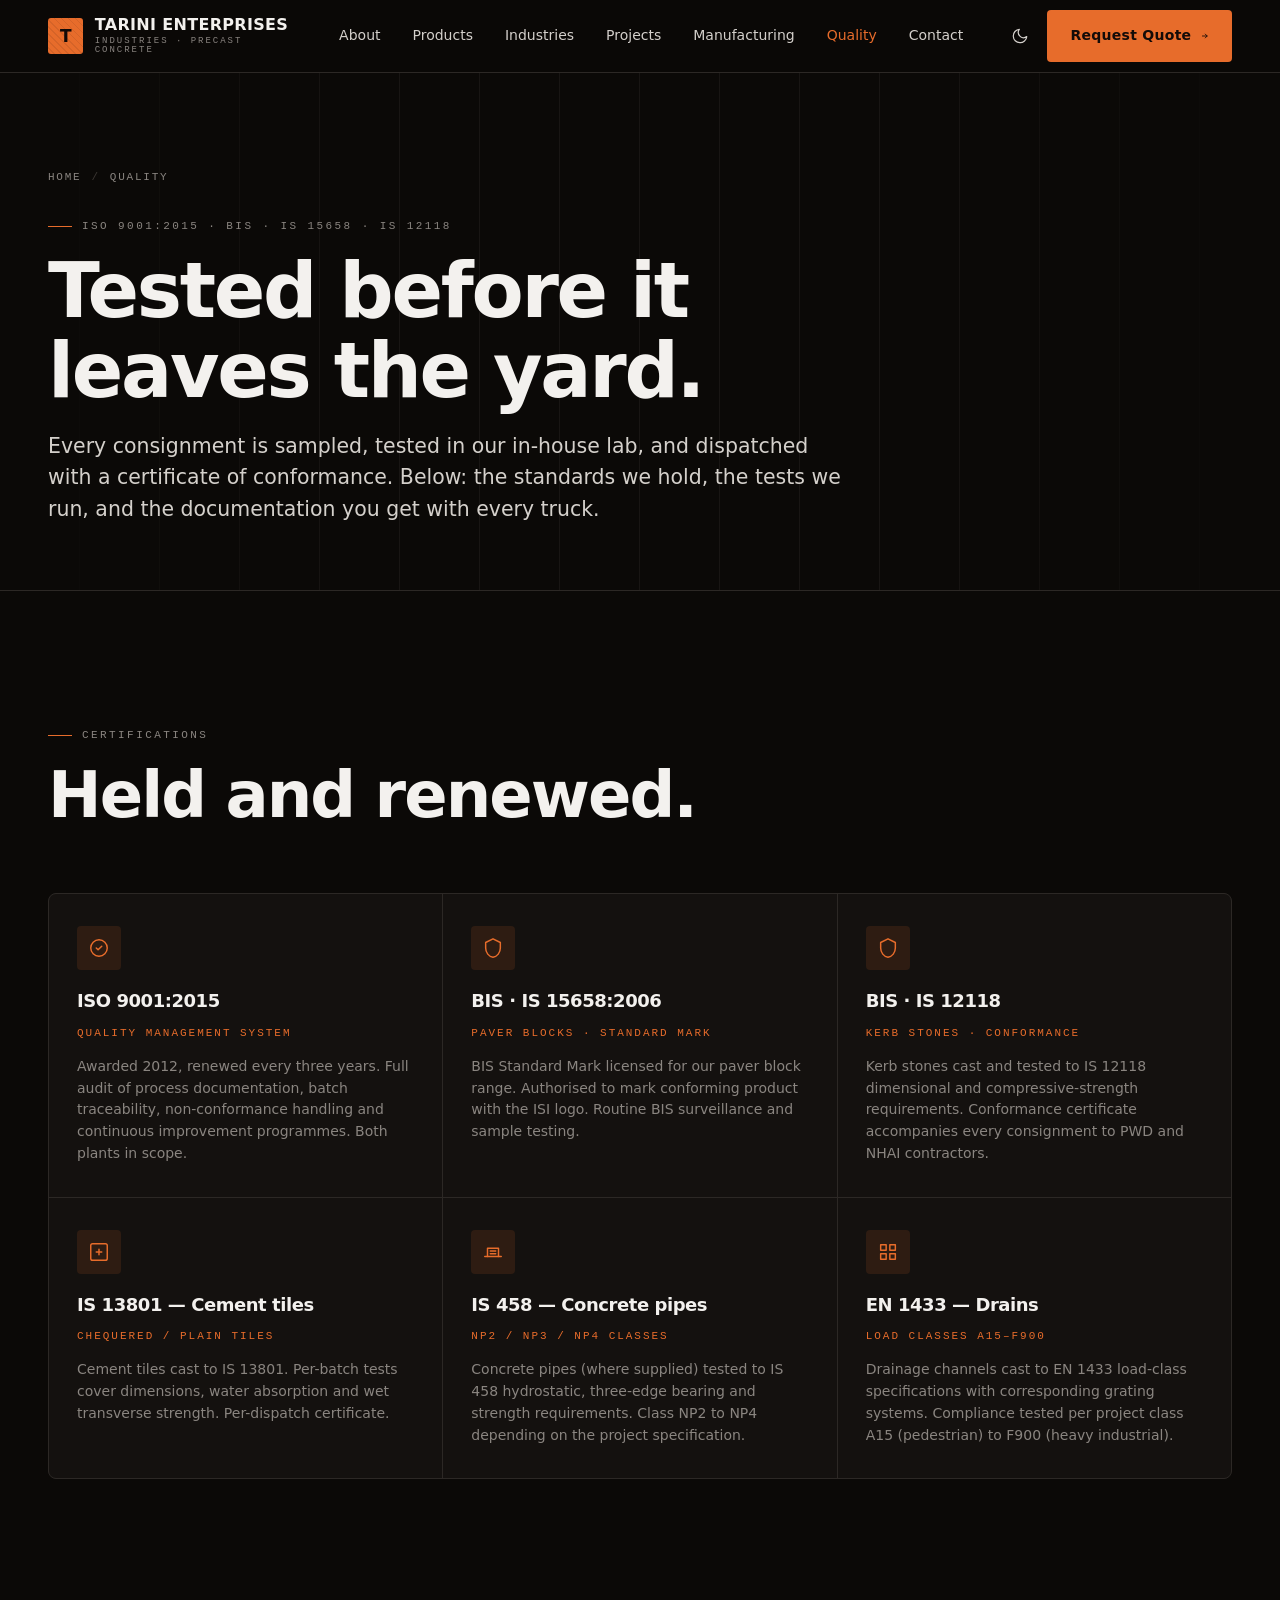
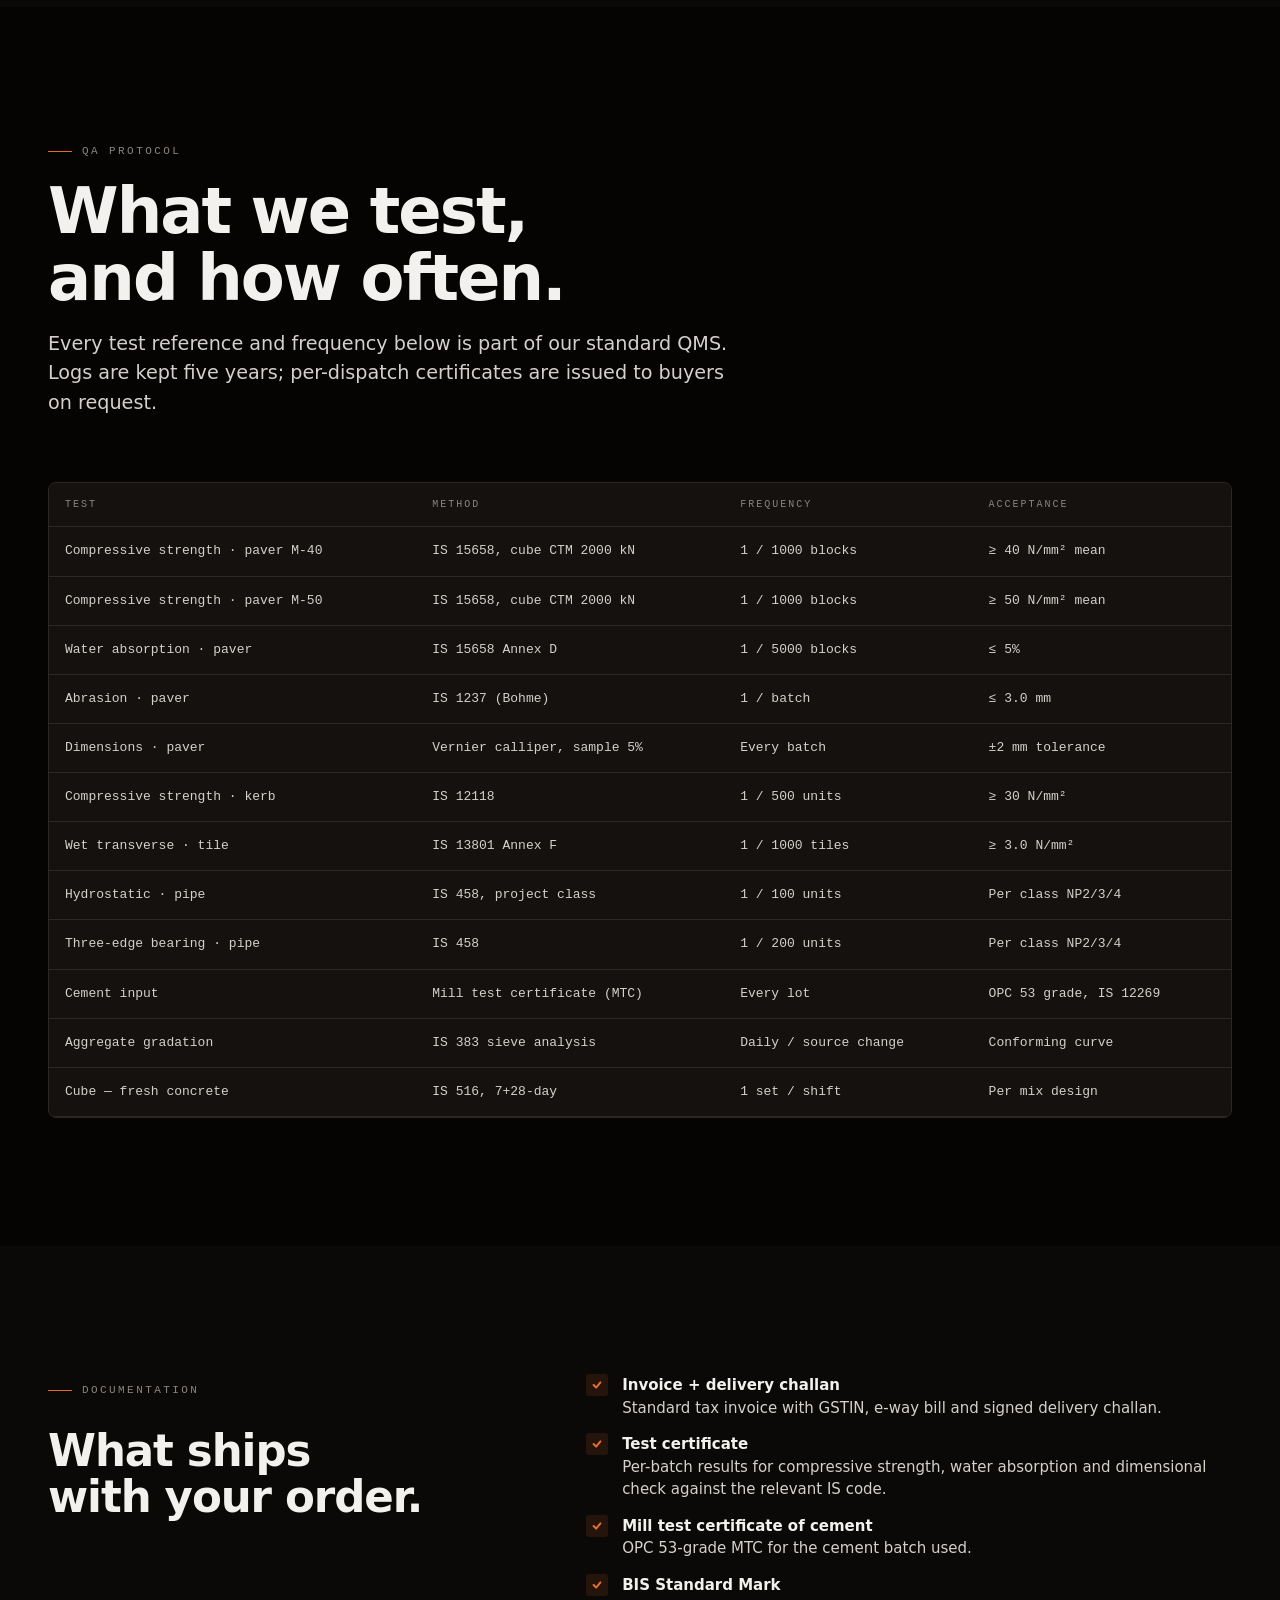
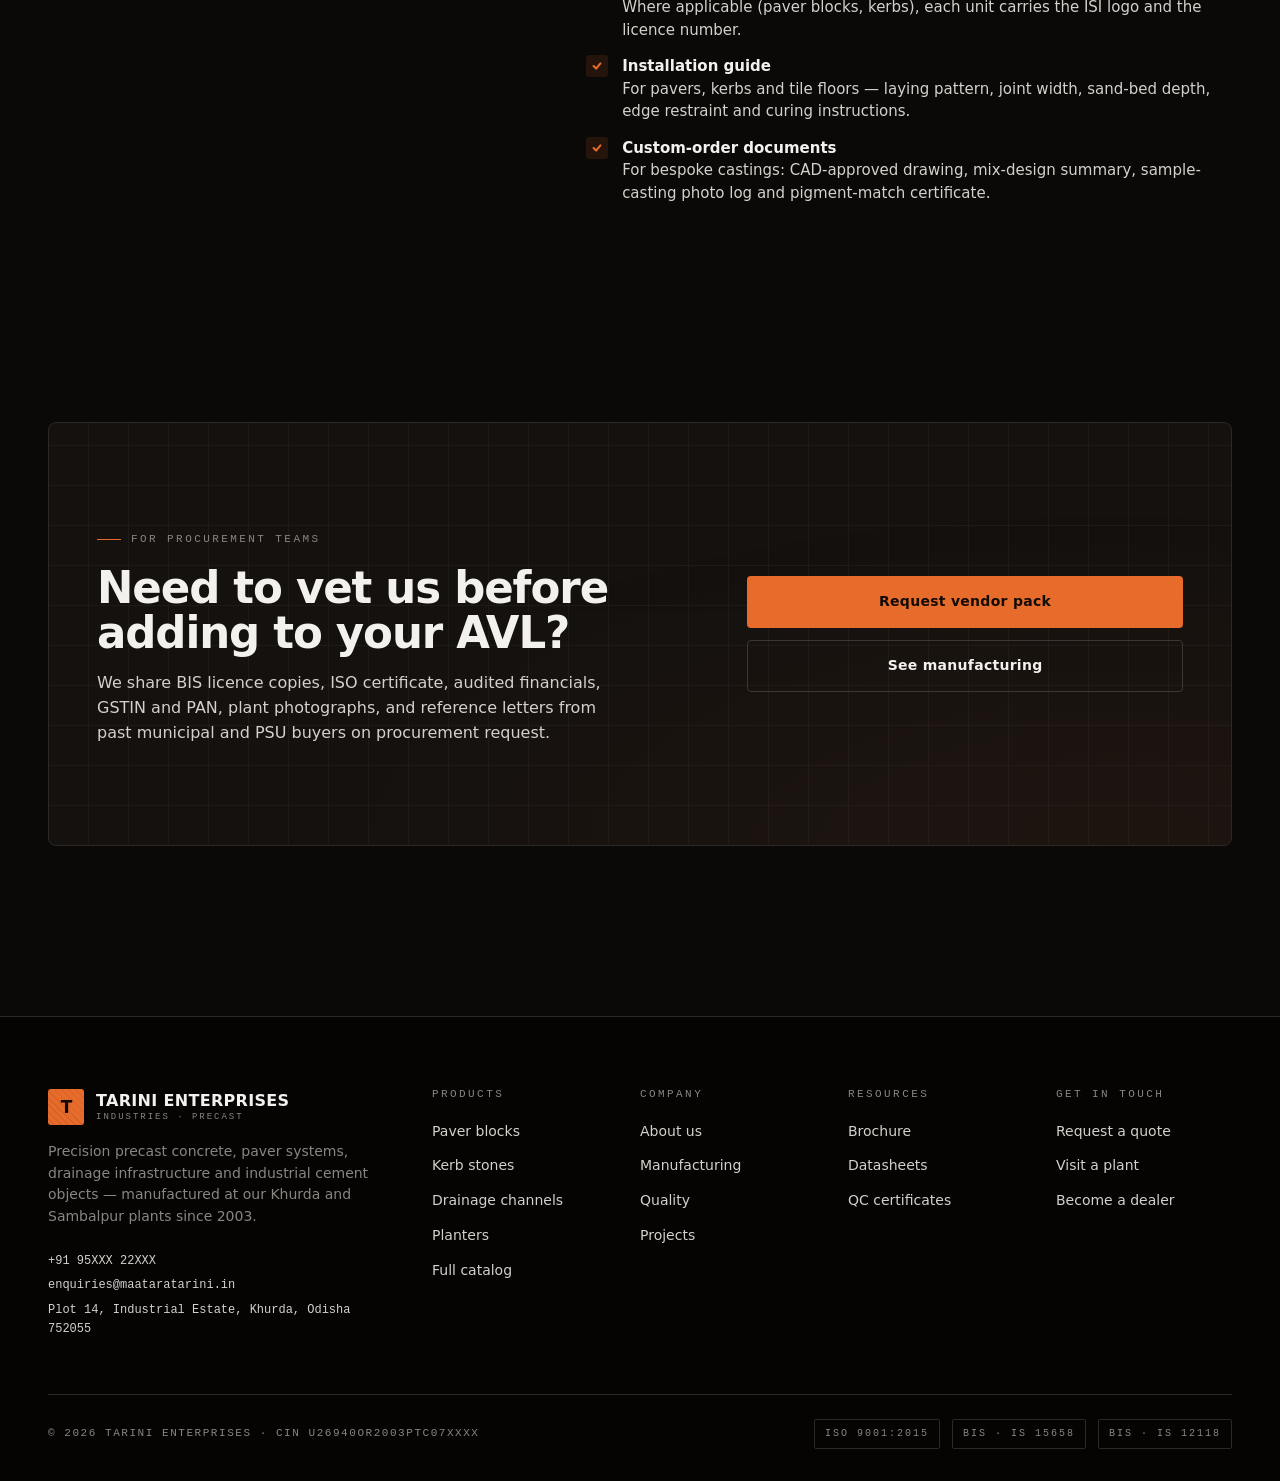
<file: quality.html>
<!doctype html>
<html lang="en" data-theme="dark">
<head>
  <meta charset="utf-8" />
  <meta name="viewport" content="width=device-width, initial-scale=1" />
  <title>Quality &amp; Certifications — Tarini Enterprises</title>
  <meta name="description" content="ISO 9001:2015 certified. BIS Standard Mark for IS 15658 paver blocks and IS 12118 kerbs. In-house QA lab with daily cube-compression, water absorption, abrasion and density testing." />
  <link rel="stylesheet" href="css/site.css" />
</head>
<body>

  <header class="site-nav">
    <div class="container">
      <a href="index.html" class="brand"><span class="mark">T</span><span class="brand-text"><span class="name">Tarini Enterprises</span><span class="sub">Industries · Precast Concrete</span></span></a>
      <button class="nav-toggle" data-nav-toggle aria-label="Open menu" aria-expanded="false"><svg width="20" height="20" viewBox="0 0 20 20" fill="none" stroke="currentColor" stroke-width="1.6"><path d="M3 6h14M3 10h14M3 14h14"/></svg></button>
      <ul class="nav-links" data-nav-menu>
        <li><a href="about.html">About</a></li>
        <li><a href="products.html">Products</a></li>
        <li><a href="industries.html">Industries</a></li>
        <li><a href="projects.html">Projects</a></li>
        <li><a href="manufacturing.html">Manufacturing</a></li>
        <li><a href="quality.html">Quality</a></li>
        <li><a href="contact.html">Contact</a></li>
      </ul>
      <div class="nav-actions">
        <button class="theme-toggle" data-theme-toggle aria-label="Toggle theme">
          <svg class="moon" width="18" height="18" viewBox="0 0 24 24" fill="none" stroke="currentColor" stroke-width="1.6" stroke-linecap="round" stroke-linejoin="round"><path d="M21 12.79A9 9 0 1 1 11.21 3 7 7 0 0 0 21 12.79Z"/></svg>
          <svg class="sun" width="18" height="18" viewBox="0 0 24 24" fill="none" stroke="currentColor" stroke-width="1.6" stroke-linecap="round" stroke-linejoin="round"><circle cx="12" cy="12" r="4"/><path d="M12 2v2M12 20v2M4.93 4.93l1.41 1.41M17.66 17.66l1.41 1.41M2 12h2M20 12h2M4.93 19.07l1.41-1.41M17.66 6.34l1.41-1.41"/></svg>
        </button>
        <a href="contact.html" class="btn btn-primary">Request Quote <svg class="arrow" width="14" height="14" viewBox="0 0 16 16" fill="none" stroke="currentColor" stroke-width="1.8" stroke-linecap="round" stroke-linejoin="round"><path d="M3 8h10M9 4l4 4-4 4"/></svg></a>
      </div>
    </div>
  </header>

  <section class="page-hero">
    <div class="container">
      <div class="breadcrumb"><a href="index.html">Home</a><span class="sep">/</span><span>Quality</span></div>
      <span class="eyebrow">ISO 9001:2015 · BIS · IS 15658 · IS 12118</span>
      <h1>Tested before it leaves the yard.</h1>
      <p class="lead">Every consignment is sampled, tested in our in-house lab, and dispatched with a certificate of conformance. Below: the standards we hold, the tests we run, and the documentation you get with every truck.</p>
    </div>
  </section>

  <section class="section">
    <div class="container">
      <div class="section-head">
        <span class="eyebrow">Certifications</span>
        <h2 class="h-1">Held and renewed.</h2>
      </div>

      <div class="card-grid cols-3">
        <article class="feat-card">
          <div class="icon">
            <svg width="22" height="22" viewBox="0 0 24 24" fill="none" stroke="currentColor" stroke-width="1.6" stroke-linecap="round" stroke-linejoin="round"><circle cx="12" cy="12" r="9"/><path d="M9 12l2 2 4-4"/></svg>
          </div>
          <h3>ISO 9001:2015</h3>
          <p style="font-family: var(--font-mono); font-size: 11px; letter-spacing: 0.18em; text-transform: uppercase; color: var(--accent);">Quality Management System</p>
          <p>Awarded 2012, renewed every three years. Full audit of process documentation, batch traceability, non-conformance handling and continuous improvement programmes. Both plants in scope.</p>
        </article>

        <article class="feat-card">
          <div class="icon">
            <svg width="22" height="22" viewBox="0 0 24 24" fill="none" stroke="currentColor" stroke-width="1.6" stroke-linecap="round" stroke-linejoin="round"><path d="M12 2 4 6v6c0 5 3.4 9.4 8 10 4.6-.6 8-5 8-10V6l-8-4Z"/></svg>
          </div>
          <h3>BIS · IS 15658:2006</h3>
          <p style="font-family: var(--font-mono); font-size: 11px; letter-spacing: 0.18em; text-transform: uppercase; color: var(--accent);">Paver Blocks · Standard Mark</p>
          <p>BIS Standard Mark licensed for our paver block range. Authorised to mark conforming product with the ISI logo. Routine BIS surveillance and sample testing.</p>
        </article>

        <article class="feat-card">
          <div class="icon">
            <svg width="22" height="22" viewBox="0 0 24 24" fill="none" stroke="currentColor" stroke-width="1.6" stroke-linecap="round" stroke-linejoin="round"><path d="M12 2 4 6v6c0 5 3.4 9.4 8 10 4.6-.6 8-5 8-10V6l-8-4Z"/></svg>
          </div>
          <h3>BIS · IS 12118</h3>
          <p style="font-family: var(--font-mono); font-size: 11px; letter-spacing: 0.18em; text-transform: uppercase; color: var(--accent);">Kerb Stones · Conformance</p>
          <p>Kerb stones cast and tested to IS 12118 dimensional and compressive-strength requirements. Conformance certificate accompanies every consignment to PWD and NHAI contractors.</p>
        </article>

        <article class="feat-card">
          <div class="icon">
            <svg width="22" height="22" viewBox="0 0 24 24" fill="none" stroke="currentColor" stroke-width="1.6" stroke-linecap="round" stroke-linejoin="round"><rect x="3" y="3" width="18" height="18" rx="2"/><path d="M9 12h6M12 9v6"/></svg>
          </div>
          <h3>IS 13801 — Cement tiles</h3>
          <p style="font-family: var(--font-mono); font-size: 11px; letter-spacing: 0.18em; text-transform: uppercase; color: var(--accent);">Chequered / Plain tiles</p>
          <p>Cement tiles cast to IS 13801. Per-batch tests cover dimensions, water absorption and wet transverse strength. Per-dispatch certificate.</p>
        </article>

        <article class="feat-card">
          <div class="icon">
            <svg width="22" height="22" viewBox="0 0 24 24" fill="none" stroke="currentColor" stroke-width="1.6" stroke-linecap="round" stroke-linejoin="round"><path d="M3 17h18"/><path d="M6 17V8h12v9"/><path d="M9 11h6M9 14h6"/></svg>
          </div>
          <h3>IS 458 — Concrete pipes</h3>
          <p style="font-family: var(--font-mono); font-size: 11px; letter-spacing: 0.18em; text-transform: uppercase; color: var(--accent);">NP2 / NP3 / NP4 classes</p>
          <p>Concrete pipes (where supplied) tested to IS 458 hydrostatic, three-edge bearing and strength requirements. Class NP2 to NP4 depending on the project specification.</p>
        </article>

        <article class="feat-card">
          <div class="icon">
            <svg width="22" height="22" viewBox="0 0 24 24" fill="none" stroke="currentColor" stroke-width="1.6" stroke-linecap="round" stroke-linejoin="round"><path d="M4 4h6v6H4zM14 4h6v6h-6zM4 14h6v6H4zM14 14h6v6h-6z"/></svg>
          </div>
          <h3>EN 1433 — Drains</h3>
          <p style="font-family: var(--font-mono); font-size: 11px; letter-spacing: 0.18em; text-transform: uppercase; color: var(--accent);">Load classes A15–F900</p>
          <p>Drainage channels cast to EN 1433 load-class specifications with corresponding grating systems. Compliance tested per project class A15 (pedestrian) to F900 (heavy industrial).</p>
        </article>
      </div>
    </div>
  </section>

  <section class="section" style="background: var(--bg-2);">
    <div class="container">
      <div class="section-head">
        <span class="eyebrow">QA protocol</span>
        <h2 class="h-1">What we test, and how often.</h2>
        <p class="lead">Every test reference and frequency below is part of our standard QMS. Logs are kept five years; per-dispatch certificates are issued to buyers on request.</p>
      </div>

      <div class="form-card" style="padding: 0; overflow: hidden;">
        <table class="spec-table">
          <thead>
            <tr>
              <th>Test</th>
              <th>Method</th>
              <th>Frequency</th>
              <th>Acceptance</th>
            </tr>
          </thead>
          <tbody>
            <tr><td>Compressive strength · paver M-40</td><td>IS 15658, cube CTM 2000 kN</td><td>1 / 1000 blocks</td><td>≥ 40 N/mm² mean</td></tr>
            <tr><td>Compressive strength · paver M-50</td><td>IS 15658, cube CTM 2000 kN</td><td>1 / 1000 blocks</td><td>≥ 50 N/mm² mean</td></tr>
            <tr><td>Water absorption · paver</td><td>IS 15658 Annex D</td><td>1 / 5000 blocks</td><td>≤ 5%</td></tr>
            <tr><td>Abrasion · paver</td><td>IS 1237 (Bohme)</td><td>1 / batch</td><td>≤ 3.0 mm</td></tr>
            <tr><td>Dimensions · paver</td><td>Vernier calliper, sample 5%</td><td>Every batch</td><td>±2 mm tolerance</td></tr>
            <tr><td>Compressive strength · kerb</td><td>IS 12118</td><td>1 / 500 units</td><td>≥ 30 N/mm²</td></tr>
            <tr><td>Wet transverse · tile</td><td>IS 13801 Annex F</td><td>1 / 1000 tiles</td><td>≥ 3.0 N/mm²</td></tr>
            <tr><td>Hydrostatic · pipe</td><td>IS 458, project class</td><td>1 / 100 units</td><td>Per class NP2/3/4</td></tr>
            <tr><td>Three-edge bearing · pipe</td><td>IS 458</td><td>1 / 200 units</td><td>Per class NP2/3/4</td></tr>
            <tr><td>Cement input</td><td>Mill test certificate (MTC)</td><td>Every lot</td><td>OPC 53 grade, IS 12269</td></tr>
            <tr><td>Aggregate gradation</td><td>IS 383 sieve analysis</td><td>Daily / source change</td><td>Conforming curve</td></tr>
            <tr><td>Cube — fresh concrete</td><td>IS 516, 7+28-day</td><td>1 set / shift</td><td>Per mix design</td></tr>
          </tbody>
        </table>
      </div>
    </div>
  </section>

  <section class="section">
    <div class="container">
      <div class="two-col">
        <div class="left">
          <span class="eyebrow">Documentation</span>
          <h2 class="h-2" style="margin-top: 14px;">What ships with your order.</h2>
        </div>
        <div>
          <ul class="check-list">
            <li><span class="tick"><svg width="12" height="12" viewBox="0 0 14 14" fill="none" stroke="currentColor" stroke-width="2.4" stroke-linecap="round" stroke-linejoin="round"><polyline points="3 7 6 10 11 4"/></svg></span><div><strong>Invoice + delivery challan</strong>Standard tax invoice with GSTIN, e-way bill and signed delivery challan.</div></li>
            <li><span class="tick"><svg width="12" height="12" viewBox="0 0 14 14" fill="none" stroke="currentColor" stroke-width="2.4" stroke-linecap="round" stroke-linejoin="round"><polyline points="3 7 6 10 11 4"/></svg></span><div><strong>Test certificate</strong>Per-batch results for compressive strength, water absorption and dimensional check against the relevant IS code.</div></li>
            <li><span class="tick"><svg width="12" height="12" viewBox="0 0 14 14" fill="none" stroke="currentColor" stroke-width="2.4" stroke-linecap="round" stroke-linejoin="round"><polyline points="3 7 6 10 11 4"/></svg></span><div><strong>Mill test certificate of cement</strong>OPC 53-grade MTC for the cement batch used.</div></li>
            <li><span class="tick"><svg width="12" height="12" viewBox="0 0 14 14" fill="none" stroke="currentColor" stroke-width="2.4" stroke-linecap="round" stroke-linejoin="round"><polyline points="3 7 6 10 11 4"/></svg></span><div><strong>BIS Standard Mark</strong>Where applicable (paver blocks, kerbs), each unit carries the ISI logo and the licence number.</div></li>
            <li><span class="tick"><svg width="12" height="12" viewBox="0 0 14 14" fill="none" stroke="currentColor" stroke-width="2.4" stroke-linecap="round" stroke-linejoin="round"><polyline points="3 7 6 10 11 4"/></svg></span><div><strong>Installation guide</strong>For pavers, kerbs and tile floors — laying pattern, joint width, sand-bed depth, edge restraint and curing instructions.</div></li>
            <li><span class="tick"><svg width="12" height="12" viewBox="0 0 14 14" fill="none" stroke="currentColor" stroke-width="2.4" stroke-linecap="round" stroke-linejoin="round"><polyline points="3 7 6 10 11 4"/></svg></span><div><strong>Custom-order documents</strong>For bespoke castings: CAD-approved drawing, mix-design summary, sample-casting photo log and pigment-match certificate.</div></li>
          </ul>
        </div>
      </div>
    </div>
  </section>

  <section class="section compact">
    <div class="container">
      <div class="cta-banner">
        <div>
          <span class="eyebrow">For procurement teams</span>
          <h2 class="h-2" style="margin-top: 18px;">Need to vet us before adding to your AVL?</h2>
          <p style="margin-top: 14px;">We share BIS licence copies, ISO certificate, audited financials, GSTIN and PAN, plant photographs, and reference letters from past municipal and PSU buyers on procurement request.</p>
        </div>
        <div class="cta-actions">
          <a href="contact.html" class="btn btn-primary">Request vendor pack</a>
          <a href="manufacturing.html" class="btn btn-secondary">See manufacturing</a>
        </div>
      </div>
    </div>
  </section>

  <footer class="site-footer">
    <div class="container">
      <div class="footer-grid">
        <div class="footer-brand">
          <a href="index.html" class="brand"><span class="mark">T</span><span class="brand-text"><span class="name">Tarini Enterprises</span><span class="sub">Industries · Precast</span></span></a>
          <p>Precision precast concrete, paver systems, drainage infrastructure and industrial cement objects — manufactured at our Khurda and Sambalpur plants since 2003.</p>
          <div class="contact"><a href="tel:+919500022000">+91 95XXX 22XXX</a><a href="mailto:enquiries@maataratarini.in">enquiries@maataratarini.in</a><span>Plot 14, Industrial Estate, Khurda, Odisha 752055</span></div>
        </div>
        <div class="footer-col"><h4>Products</h4><ul><li><a href="products.html#paver-blocks">Paver blocks</a></li><li><a href="products.html#kerb-stones">Kerb stones</a></li><li><a href="products.html#drainage">Drainage channels</a></li><li><a href="products.html#planters">Planters</a></li><li><a href="products.html">Full catalog</a></li></ul></div>
        <div class="footer-col"><h4>Company</h4><ul><li><a href="about.html">About us</a></li><li><a href="manufacturing.html">Manufacturing</a></li><li><a href="quality.html">Quality</a></li><li><a href="projects.html">Projects</a></li></ul></div>
        <div class="footer-col"><h4>Resources</h4><ul><li><a href="#">Brochure</a></li><li><a href="#">Datasheets</a></li><li><a href="#">QC certificates</a></li></ul></div>
        <div class="footer-col"><h4>Get in touch</h4><ul><li><a href="contact.html">Request a quote</a></li><li><a href="contact.html">Visit a plant</a></li><li><a href="contact.html">Become a dealer</a></li></ul></div>
      </div>
      <div class="footer-bottom">
        <span class="legal">© <span data-year>2026</span> Tarini Enterprises · CIN U26940OR2003PTC07XXXX</span>
        <div class="badges"><span class="badge">ISO 9001:2015</span><span class="badge">BIS · IS 15658</span><span class="badge">BIS · IS 12118</span></div>
      </div>
    </div>
  </footer>

  <script src="js/site.js"></script>
</body>
</html>
</file>
<file: css/site.css>
/* =========================================================================
   Tarini Enterprises — site.css
   Industrial-premium design system. Dark default, light toggle.
   ========================================================================= */

/* ---------- Tokens ------------------------------------------------------ */
:root {
  /* Dark theme (default) */
  --bg:        oklch(14% 0.006 60);
  --bg-2:      oklch(11% 0.005 60);
  --surface:   oklch(18% 0.007 60);
  --surface-2: oklch(22% 0.008 60);
  --fg:        oklch(96% 0.005 80);
  --fg-2:      oklch(86% 0.008 75);
  --muted:     oklch(62% 0.010 70);
  --border:    oklch(28% 0.008 60);
  --border-2:  oklch(34% 0.010 60);
  --accent:    oklch(67% 0.17 45);
  --accent-2:  oklch(58% 0.16 40);
  --accent-soft: oklch(67% 0.17 45 / 0.12);
  --shadow:    0 1px 0 oklch(100% 0 0 / 0.04) inset, 0 30px 60px -30px oklch(0% 0 0 / 0.5);
  --shadow-card: 0 1px 0 oklch(100% 0 0 / 0.03) inset, 0 24px 48px -28px oklch(0% 0 0 / 0.6);
  --radius: 4px;
  --radius-lg: 8px;
  --container: 1280px;
  --gutter: clamp(20px, 4vw, 48px);

  --font-display: 'Söhne', 'Inter Tight', -apple-system, BlinkMacSystemFont, 'Segoe UI', system-ui, sans-serif;
  --font-body: -apple-system, BlinkMacSystemFont, 'SF Pro Text', 'Segoe UI', system-ui, sans-serif;
  --font-mono: 'JetBrains Mono', 'IBM Plex Mono', ui-monospace, SFMono-Regular, Menlo, monospace;
}

[data-theme="light"] {
  --bg:        oklch(97% 0.004 80);
  --bg-2:      oklch(99% 0.002 80);
  --surface:   oklch(100% 0 0);
  --surface-2: oklch(95% 0.005 80);
  --fg:        oklch(18% 0.012 60);
  --fg-2:      oklch(28% 0.012 60);
  --muted:     oklch(45% 0.010 60);
  --border:    oklch(88% 0.006 70);
  --border-2:  oklch(80% 0.008 70);
  --accent:    oklch(58% 0.18 45);
  --accent-2:  oklch(50% 0.17 40);
  --accent-soft: oklch(58% 0.18 45 / 0.08);
  --shadow:    0 1px 2px oklch(0% 0 0 / 0.04), 0 16px 32px -20px oklch(0% 0 0 / 0.15);
  --shadow-card: 0 1px 2px oklch(0% 0 0 / 0.04), 0 12px 28px -24px oklch(0% 0 0 / 0.18);
}

/* ---------- Reset ------------------------------------------------------- */
*, *::before, *::after { box-sizing: border-box; margin: 0; padding: 0; }
html { scroll-behavior: smooth; -webkit-text-size-adjust: 100%; }
body {
  background: var(--bg);
  color: var(--fg);
  font-family: var(--font-body);
  font-size: 16px;
  line-height: 1.55;
  -webkit-font-smoothing: antialiased;
  -moz-osx-font-smoothing: grayscale;
  text-rendering: optimizeLegibility;
  font-feature-settings: 'ss01', 'cv11';
  transition: background 0.25s ease, color 0.25s ease;
}
img, svg, video { display: block; max-width: 100%; }
button { font: inherit; color: inherit; background: none; border: 0; cursor: pointer; }
a { color: inherit; text-decoration: none; }
input, textarea, select { font: inherit; color: inherit; }
:focus-visible { outline: 2px solid var(--accent); outline-offset: 2px; border-radius: 2px; }

/* ---------- Typography -------------------------------------------------- */
.eyebrow {
  font-family: var(--font-mono);
  font-size: 11px;
  font-weight: 500;
  letter-spacing: 0.22em;
  text-transform: uppercase;
  color: var(--muted);
  display: inline-flex;
  align-items: center;
  gap: 10px;
}
.eyebrow::before {
  content: '';
  width: 24px;
  height: 1px;
  background: var(--accent);
}
.eyebrow.center { justify-content: center; }
.eyebrow.no-rule::before { display: none; }

h1, h2, h3, h4 {
  font-family: var(--font-display);
  font-weight: 700;
  letter-spacing: -0.025em;
  color: var(--fg);
  line-height: 1.05;
  text-wrap: balance;
}
.h-display {
  font-size: clamp(48px, 7vw, 96px);
  font-weight: 800;
  letter-spacing: -0.035em;
  line-height: 0.95;
}
.h-1 { font-size: clamp(36px, 5vw, 64px); font-weight: 800; letter-spacing: -0.03em; }
.h-2 { font-size: clamp(28px, 3.4vw, 44px); font-weight: 700; letter-spacing: -0.025em; }
.h-3 { font-size: clamp(20px, 2vw, 26px); font-weight: 700; letter-spacing: -0.015em; line-height: 1.2; }
.h-4 { font-size: 17px; font-weight: 600; letter-spacing: -0.01em; line-height: 1.3; }

.lead {
  font-size: clamp(17px, 1.5vw, 20px);
  line-height: 1.55;
  color: var(--fg-2);
  max-width: 62ch;
  text-wrap: pretty;
}
.body-text { color: var(--fg-2); line-height: 1.65; max-width: 65ch; }
.body-text p + p { margin-top: 1em; }

.mono { font-family: var(--font-mono); font-variant-numeric: tabular-nums; }
.num { font-variant-numeric: tabular-nums; font-feature-settings: 'tnum'; }

/* ---------- Layout primitives ------------------------------------------ */
.container {
  width: 100%;
  max-width: var(--container);
  margin: 0 auto;
  padding: 0 var(--gutter);
}
.section { padding: clamp(72px, 10vw, 140px) 0; }
.section.compact { padding: clamp(56px, 7vw, 96px) 0; }
.section-head { margin-bottom: clamp(40px, 5vw, 72px); max-width: 720px; }
.section-head.center { margin-left: auto; margin-right: auto; text-align: center; }
.section-head .eyebrow { margin-bottom: 18px; }
.section-head h2 { margin-bottom: 16px; }

.row { display: flex; gap: 16px; flex-wrap: wrap; align-items: center; }
.grid { display: grid; gap: 24px; }

.divider {
  height: 1px;
  background: var(--border);
  border: 0;
  margin: 0;
}

/* ---------- Buttons ---------------------------------------------------- */
.btn {
  display: inline-flex;
  align-items: center;
  justify-content: center;
  gap: 10px;
  padding: 14px 22px;
  min-height: 48px;
  border-radius: var(--radius);
  font-weight: 600;
  font-size: 14px;
  letter-spacing: 0.02em;
  transition: transform 0.15s ease, background 0.2s ease, border-color 0.2s ease, color 0.2s ease;
  white-space: nowrap;
  border: 1px solid transparent;
}
.btn:hover { transform: translateY(-1px); }
.btn:active { transform: translateY(0); }
.btn .arrow { transition: transform 0.2s ease; }
.btn:hover .arrow { transform: translateX(3px); }

.btn-primary {
  background: var(--accent);
  color: oklch(16% 0.015 40);
  font-weight: 700;
}
.btn-primary:hover { background: oklch(72% 0.18 48); }

.btn-secondary {
  background: transparent;
  color: var(--fg);
  border-color: var(--border-2);
}
.btn-secondary:hover { background: var(--surface); border-color: var(--accent); color: var(--fg); }

.btn-ghost {
  background: transparent;
  color: var(--fg-2);
  padding: 10px 14px;
  min-height: 0;
  font-weight: 500;
}
.btn-ghost:hover { color: var(--accent); }

.btn-link {
  display: inline-flex;
  align-items: center;
  gap: 8px;
  color: var(--accent);
  font-weight: 600;
  font-size: 14px;
  letter-spacing: 0.01em;
  padding: 8px 0;
  border-bottom: 1px solid transparent;
}
.btn-link:hover { border-bottom-color: var(--accent); }
.btn-link .arrow { transition: transform 0.2s; }
.btn-link:hover .arrow { transform: translateX(4px); }

/* ---------- Navigation -------------------------------------------------- */
.site-nav {
  position: sticky;
  top: 0;
  z-index: 100;
  background: color-mix(in oklch, var(--bg) 88%, transparent);
  backdrop-filter: blur(14px) saturate(120%);
  -webkit-backdrop-filter: blur(14px) saturate(120%);
  border-bottom: 1px solid var(--border);
}
.site-nav .container {
  display: flex;
  align-items: center;
  gap: 24px;
  height: 72px;
}
.brand {
  display: flex;
  align-items: center;
  gap: 12px;
  color: var(--fg);
  font-family: var(--font-display);
  font-weight: 800;
  letter-spacing: -0.01em;
}
.brand .mark {
  width: 36px;
  height: 36px;
  display: grid;
  place-items: center;
  background: var(--accent);
  color: oklch(15% 0.015 40);
  border-radius: 3px;
  font-family: var(--font-display);
  font-weight: 900;
  font-size: 17px;
  letter-spacing: -0.05em;
  position: relative;
  overflow: hidden;
}
.brand .mark::after {
  content: '';
  position: absolute;
  inset: 0;
  background:
    repeating-linear-gradient(45deg, transparent 0 4px, oklch(0% 0 0 / 0.08) 4px 5px);
  pointer-events: none;
}
.brand-text { display: flex; flex-direction: column; line-height: 1; }
.brand-text .name { font-size: 16px; letter-spacing: 0.02em; text-transform: uppercase; }
.brand-text .sub {
  font-family: var(--font-mono);
  font-size: 9px;
  font-weight: 500;
  letter-spacing: 0.22em;
  color: var(--muted);
  margin-top: 4px;
  text-transform: uppercase;
}

.nav-links {
  display: flex;
  align-items: center;
  gap: 4px;
  margin-left: auto;
  list-style: none;
}
.nav-links a {
  display: block;
  padding: 8px 14px;
  font-size: 14px;
  font-weight: 500;
  color: var(--fg-2);
  border-radius: 3px;
  transition: color 0.2s, background 0.2s;
}
.nav-links a:hover { color: var(--fg); background: var(--surface); }
.nav-links a.active { color: var(--accent); }

.nav-actions { display: flex; align-items: center; gap: 8px; }
.theme-toggle {
  width: 40px;
  height: 40px;
  display: grid;
  place-items: center;
  border-radius: 3px;
  color: var(--fg-2);
  transition: color 0.2s, background 0.2s;
}
.theme-toggle:hover { background: var(--surface); color: var(--accent); }
.theme-toggle .sun { display: none; }
.theme-toggle .moon { display: block; }
[data-theme="light"] .theme-toggle .sun { display: block; }
[data-theme="light"] .theme-toggle .moon { display: none; }

.nav-toggle {
  display: none;
  width: 40px;
  height: 40px;
  place-items: center;
  border-radius: 3px;
}
.nav-toggle:hover { background: var(--surface); }

@media (max-width: 1080px) {
  .site-nav .container { gap: 12px; }
  .brand { min-width: 0; flex: 0 1 auto; }
  .brand-text { min-width: 0; overflow: hidden; }
  .brand-text .name { white-space: nowrap; overflow: hidden; text-overflow: ellipsis; }
  .brand-text .sub { white-space: nowrap; overflow: hidden; text-overflow: ellipsis; }

  .nav-actions { margin-left: auto; gap: 6px; }
  .nav-actions .btn-primary { padding: 10px 14px; min-height: 40px; font-size: 13px; }

  .nav-toggle { display: grid; order: 3; }

  .nav-links {
    position: fixed;
    inset: 72px 0 auto 0;
    flex-direction: column;
    align-items: stretch;
    gap: 0;
    padding: 16px var(--gutter) 24px;
    background: var(--bg);
    border-bottom: 1px solid var(--border);
    transform: translateY(-110%);
    transition: transform 0.3s ease;
    margin-left: 0;
  }
  .nav-links.open { transform: translateY(0); }
  .nav-links a { padding: 14px 0; font-size: 18px; border-bottom: 1px solid var(--border); }
  .nav-links a:hover { background: transparent; color: var(--accent); }
}

@media (max-width: 640px) {
  .site-nav .container { height: 64px; gap: 8px; }
  .nav-links { inset: 64px 0 auto 0; }
  .brand .mark { width: 32px; height: 32px; font-size: 15px; }
  .brand-text .name { font-size: 14px; }
  .brand-text .sub { display: none; }
  .nav-actions .btn-primary { display: none; }
  .nav-actions { gap: 4px; }
  .theme-toggle { width: 36px; height: 36px; }
  .nav-toggle { width: 36px; height: 36px; }
}

/* ---------- Hero -------------------------------------------------------- */
.hero {
  position: relative;
  padding: clamp(60px, 9vw, 120px) 0 clamp(80px, 10vw, 140px);
  overflow: hidden;
  border-bottom: 1px solid var(--border);
}
.hero-bg {
  position: absolute;
  inset: 0;
  pointer-events: none;
  z-index: 0;
  opacity: 0.55;
  background:
    radial-gradient(ellipse at 80% 30%, var(--accent-soft), transparent 60%),
    repeating-linear-gradient(0deg, transparent 0 39px, var(--border) 39px 40px),
    repeating-linear-gradient(90deg, transparent 0 39px, var(--border) 39px 40px);
  mask-image: linear-gradient(to bottom, oklch(0% 0 0 / 0.4) 0%, oklch(0% 0 0 / 1) 30%, oklch(0% 0 0 / 1) 70%, oklch(0% 0 0 / 0.2) 100%);
}
.hero .container { position: relative; z-index: 1; }

.hero-grid {
  display: grid;
  grid-template-columns: 1.3fr 1fr;
  gap: clamp(40px, 6vw, 80px);
  align-items: end;
}
@media (max-width: 960px) {
  .hero-grid { grid-template-columns: 1fr; gap: 40px; }
}

.hero-title {
  margin-top: 24px;
  margin-bottom: 28px;
}
.hero-title em {
  font-style: normal;
  color: var(--accent);
  position: relative;
}
.hero-sub { max-width: 56ch; margin-bottom: 36px; }
.hero-cta { display: flex; gap: 12px; flex-wrap: wrap; margin-bottom: 48px; }
.hero-meta {
  display: grid;
  grid-template-columns: repeat(3, 1fr);
  gap: 16px;
  padding-top: 32px;
  border-top: 1px solid var(--border);
  max-width: 540px;
}
.hero-meta .item {
  display: flex;
  flex-direction: column;
  gap: 6px;
}
.hero-meta .item .num {
  font-family: var(--font-display);
  font-weight: 800;
  font-size: 28px;
  letter-spacing: -0.02em;
  color: var(--fg);
}
.hero-meta .item .label {
  font-family: var(--font-mono);
  font-size: 10px;
  letter-spacing: 0.2em;
  text-transform: uppercase;
  color: var(--muted);
  line-height: 1.4;
}

/* Hero visual — industrial precast block illustration */
.hero-visual {
  position: relative;
  aspect-ratio: 4 / 5;
  background: var(--surface);
  border: 1px solid var(--border);
  border-radius: var(--radius-lg);
  overflow: hidden;
  box-shadow: var(--shadow);
}
.hero-visual::before {
  content: '';
  position: absolute;
  inset: 0;
  background:
    radial-gradient(circle at 30% 30%, oklch(35% 0.015 60), transparent 60%),
    repeating-linear-gradient(135deg, transparent 0 3px, oklch(0% 0 0 / 0.08) 3px 4px),
    linear-gradient(180deg, oklch(28% 0.012 60), oklch(16% 0.008 60));
}
[data-theme="light"] .hero-visual::before {
  background:
    radial-gradient(circle at 30% 30%, oklch(85% 0.008 60), transparent 60%),
    repeating-linear-gradient(135deg, transparent 0 3px, oklch(0% 0 0 / 0.04) 3px 4px),
    linear-gradient(180deg, oklch(94% 0.005 60), oklch(88% 0.008 60));
}
.hero-visual .stack {
  position: absolute;
  inset: 0;
  padding: 32px;
  display: flex;
  flex-direction: column;
  justify-content: space-between;
  z-index: 2;
}
.hero-visual .stack .top {
  display: flex;
  justify-content: space-between;
  font-family: var(--font-mono);
  font-size: 10px;
  letter-spacing: 0.22em;
  text-transform: uppercase;
  color: var(--muted);
}
.hero-visual .stack .top .dot {
  width: 8px; height: 8px; background: var(--accent); border-radius: 50%;
}
.hero-visual .stack .bottom { font-family: var(--font-mono); font-size: 11px; color: var(--fg-2); letter-spacing: 0.1em; }
.hero-visual .stack .bottom .row { display: flex; justify-content: space-between; padding: 4px 0; border-top: 1px solid var(--border); }
.hero-visual .stack .bottom .row:first-child { border-top: 0; }
.hero-visual .stack .bottom .row .k { color: var(--muted); text-transform: uppercase; letter-spacing: 0.18em; font-size: 9px; }

.hero-visual .blocks {
  position: absolute;
  inset: 0;
  display: grid;
  place-items: center;
  z-index: 1;
}
.hero-visual .blocks svg { width: 70%; height: auto; opacity: 0.95; }

/* ---------- Stat strip -------------------------------------------------- */
.stat-strip {
  display: grid;
  grid-template-columns: repeat(4, 1fr);
  gap: 0;
  border-top: 1px solid var(--border);
  border-bottom: 1px solid var(--border);
}
.stat-strip .stat {
  padding: 32px var(--gutter);
  border-right: 1px solid var(--border);
  display: flex;
  flex-direction: column;
  gap: 8px;
}
.stat-strip .stat:last-child { border-right: 0; }
.stat-strip .stat .num {
  font-family: var(--font-display);
  font-size: clamp(32px, 4vw, 52px);
  font-weight: 800;
  letter-spacing: -0.03em;
  color: var(--fg);
  line-height: 1;
}
.stat-strip .stat .num sup { font-size: 0.5em; color: var(--accent); margin-left: 4px; font-weight: 600; }
.stat-strip .stat .label {
  font-family: var(--font-mono);
  font-size: 10px;
  letter-spacing: 0.22em;
  text-transform: uppercase;
  color: var(--muted);
}
@media (max-width: 720px) {
  .stat-strip { grid-template-columns: repeat(2, 1fr); }
  .stat-strip .stat:nth-child(2) { border-right: 0; }
  .stat-strip .stat:nth-child(1), .stat-strip .stat:nth-child(2) { border-bottom: 1px solid var(--border); }
}

/* ---------- Cards: product, project, industry, capability -------------- */
.card-grid { display: grid; gap: 1px; background: var(--border); border: 1px solid var(--border); border-radius: var(--radius-lg); overflow: hidden; }
.card-grid.cols-3 { grid-template-columns: repeat(3, 1fr); }
.card-grid.cols-4 { grid-template-columns: repeat(4, 1fr); }
@media (max-width: 980px) { .card-grid.cols-3, .card-grid.cols-4 { grid-template-columns: repeat(2, 1fr); } }
@media (max-width: 560px) { .card-grid.cols-3, .card-grid.cols-4 { grid-template-columns: 1fr; } }

.feat-card {
  background: var(--surface);
  padding: 32px 28px;
  display: flex;
  flex-direction: column;
  gap: 14px;
  transition: background 0.25s ease;
  position: relative;
}
.feat-card:hover { background: var(--surface-2); }
.feat-card .icon {
  width: 44px;
  height: 44px;
  display: grid;
  place-items: center;
  background: var(--accent-soft);
  color: var(--accent);
  border-radius: 4px;
  margin-bottom: 8px;
}
.feat-card h3 { font-size: 18px; }
.feat-card p { color: var(--muted); font-size: 14px; line-height: 1.55; }

/* Product card */
.product-grid { display: grid; grid-template-columns: repeat(4, 1fr); gap: 16px; }
@media (max-width: 1100px) { .product-grid { grid-template-columns: repeat(3, 1fr); } }
@media (max-width: 820px)  { .product-grid { grid-template-columns: repeat(2, 1fr); } }
@media (max-width: 480px)  { .product-grid { grid-template-columns: 1fr; } }

.product-card {
  background: var(--surface);
  border: 1px solid var(--border);
  border-radius: var(--radius-lg);
  overflow: hidden;
  display: flex;
  flex-direction: column;
  transition: border-color 0.25s, transform 0.25s, box-shadow 0.25s;
  position: relative;
}
.product-card:hover {
  border-color: var(--accent);
  transform: translateY(-2px);
  box-shadow: var(--shadow-card);
}
.product-card .swatch {
  aspect-ratio: 4 / 3;
  position: relative;
  overflow: hidden;
  background: var(--surface-2);
  border-bottom: 1px solid var(--border);
}
.product-card .swatch svg { position: absolute; inset: 0; width: 100%; height: 100%; }
.product-card .tag {
  position: absolute;
  top: 12px;
  left: 12px;
  font-family: var(--font-mono);
  font-size: 9px;
  letter-spacing: 0.2em;
  text-transform: uppercase;
  color: var(--fg);
  background: color-mix(in oklch, var(--bg) 75%, transparent);
  backdrop-filter: blur(6px);
  padding: 5px 10px;
  border: 1px solid var(--border);
  border-radius: 2px;
  z-index: 2;
}
.product-card .body { padding: 18px 20px 20px; display: flex; flex-direction: column; gap: 8px; }
.product-card .body h3 { font-size: 16px; letter-spacing: -0.01em; line-height: 1.25; }
.product-card .body .desc { font-size: 13px; color: var(--muted); line-height: 1.45; }
.product-card .body .specs {
  display: flex;
  gap: 6px;
  flex-wrap: wrap;
  margin-top: 6px;
  padding-top: 12px;
  border-top: 1px dashed var(--border);
}
.product-card .body .specs span {
  font-family: var(--font-mono);
  font-size: 10px;
  letter-spacing: 0.12em;
  text-transform: uppercase;
  color: var(--muted);
}

.product-card .body .specs span + span::before {
  content: '·';
  margin-right: 6px;
  color: var(--accent);
}

.product-card .detail {
  position: absolute;
  inset: 0;
  background: color-mix(in oklch, var(--bg) 94%, transparent);
  backdrop-filter: blur(8px);
  padding: 24px;
  display: flex;
  flex-direction: column;
  justify-content: space-between;
  opacity: 0;
  pointer-events: none;
  transition: opacity 0.25s;
  z-index: 3;
}
.product-card:hover .detail { opacity: 1; pointer-events: auto; }
.product-card .detail .lines { display: flex; flex-direction: column; gap: 10px; }
.product-card .detail .lines .line { display: flex; justify-content: space-between; font-size: 12px; font-family: var(--font-mono); padding: 6px 0; border-bottom: 1px solid var(--border); }
.product-card .detail .lines .k { color: var(--muted); letter-spacing: 0.16em; text-transform: uppercase; font-size: 10px; }
.product-card .detail .lines .v { color: var(--fg); letter-spacing: 0.04em; }
.product-card .detail .applications { font-size: 13px; color: var(--fg-2); line-height: 1.5; }

/* Filter chips */
.filter-bar {
  display: flex;
  flex-wrap: wrap;
  gap: 6px;
  padding: 12px;
  background: var(--surface);
  border: 1px solid var(--border);
  border-radius: var(--radius-lg);
  margin-bottom: 32px;
}
.chip {
  padding: 9px 14px;
  font-family: var(--font-mono);
  font-size: 11px;
  font-weight: 500;
  letter-spacing: 0.14em;
  text-transform: uppercase;
  color: var(--fg-2);
  background: transparent;
  border: 1px solid var(--border);
  border-radius: 999px;
  cursor: pointer;
  transition: background 0.2s, color 0.2s, border-color 0.2s;
}
.chip:hover { color: var(--fg); border-color: var(--border-2); }
.chip.active {
  background: var(--accent);
  border-color: var(--accent);
  color: oklch(15% 0.015 40);
  font-weight: 700;
}
.chip .count {
  margin-left: 6px;
  opacity: 0.5;
  font-weight: 400;
}
.chip.active .count { opacity: 0.8; }

/* Project showcase */
.project-grid { display: grid; grid-template-columns: 1.4fr 1fr; gap: 16px; }
@media (max-width: 900px) { .project-grid { grid-template-columns: 1fr; } }
.project-card {
  background: var(--surface);
  border: 1px solid var(--border);
  border-radius: var(--radius-lg);
  overflow: hidden;
  display: flex;
  flex-direction: column;
}
.project-card .image {
  aspect-ratio: 16 / 10;
  position: relative;
  overflow: hidden;
}
.project-card.small .image { aspect-ratio: 4 / 3; }
.project-card .image svg { position: absolute; inset: 0; width: 100%; height: 100%; }
.project-card .meta {
  position: absolute;
  bottom: 16px;
  left: 16px;
  font-family: var(--font-mono);
  font-size: 10px;
  letter-spacing: 0.2em;
  text-transform: uppercase;
  color: var(--fg);
  background: color-mix(in oklch, var(--bg) 80%, transparent);
  backdrop-filter: blur(6px);
  padding: 6px 10px;
  border-radius: 2px;
  z-index: 2;
}
.project-card .body { padding: 24px; display: flex; flex-direction: column; gap: 10px; }
.project-card .body h3 { font-size: 22px; }
.project-card.small .body h3 { font-size: 17px; }
.project-card .body p { color: var(--muted); font-size: 14px; line-height: 1.5; }
.project-card .body .tags {
  display: flex;
  gap: 8px;
  flex-wrap: wrap;
  margin-top: 6px;
}
.project-card .body .tags span {
  font-family: var(--font-mono);
  font-size: 10px;
  letter-spacing: 0.18em;
  text-transform: uppercase;
  color: var(--muted);
  border: 1px solid var(--border);
  padding: 4px 8px;
  border-radius: 999px;
}

.project-stack { display: grid; gap: 16px; grid-auto-rows: 1fr; }

/* Industry cards */
.industry-grid { display: grid; grid-template-columns: repeat(4, 1fr); gap: 1px; background: var(--border); border-radius: var(--radius-lg); overflow: hidden; border: 1px solid var(--border); }
@media (max-width: 960px) { .industry-grid { grid-template-columns: repeat(2, 1fr); } }
@media (max-width: 520px) { .industry-grid { grid-template-columns: 1fr; } }
.industry-card {
  background: var(--surface);
  padding: 28px 24px;
  display: flex;
  flex-direction: column;
  gap: 14px;
  min-height: 200px;
  transition: background 0.25s;
  position: relative;
}
.industry-card:hover { background: var(--surface-2); }
.industry-card .num {
  font-family: var(--font-mono);
  font-size: 11px;
  letter-spacing: 0.2em;
  color: var(--accent);
}
.industry-card h3 { font-size: 18px; line-height: 1.2; }
.industry-card p { font-size: 13px; color: var(--muted); line-height: 1.5; margin-top: auto; }

/* Capability rows */
.capability-list { display: grid; grid-template-columns: 1fr 1fr; gap: 0; border: 1px solid var(--border); border-radius: var(--radius-lg); overflow: hidden; background: var(--border); gap: 1px; }
@media (max-width: 820px) { .capability-list { grid-template-columns: 1fr; } }
.capability-item {
  background: var(--surface);
  padding: 32px;
  display: grid;
  grid-template-columns: 80px 1fr;
  gap: 24px;
  align-items: start;
}
.capability-item .num {
  font-family: var(--font-mono);
  font-size: 12px;
  letter-spacing: 0.2em;
  color: var(--accent);
  padding-top: 4px;
}
.capability-item h3 { font-size: 19px; margin-bottom: 8px; }
.capability-item p { font-size: 14px; color: var(--muted); line-height: 1.55; }

/* Quote / testimonial */
.testimonial-grid { display: grid; grid-template-columns: repeat(3, 1fr); gap: 16px; }
@media (max-width: 900px) { .testimonial-grid { grid-template-columns: 1fr; } }
.quote-card {
  background: var(--surface);
  border: 1px solid var(--border);
  border-radius: var(--radius-lg);
  padding: 32px 28px;
  display: flex;
  flex-direction: column;
  gap: 20px;
  position: relative;
}
.quote-card .mark {
  font-family: var(--font-display);
  font-size: 64px;
  line-height: 0.8;
  color: var(--accent);
  font-weight: 800;
}
.quote-card .text {
  font-size: 16px;
  line-height: 1.55;
  color: var(--fg-2);
  flex: 1;
}
.quote-card .attrib {
  display: flex;
  flex-direction: column;
  gap: 2px;
  padding-top: 18px;
  border-top: 1px solid var(--border);
}
.quote-card .attrib .who { font-weight: 600; font-size: 14px; color: var(--fg); }
.quote-card .attrib .role {
  font-family: var(--font-mono);
  font-size: 10px;
  letter-spacing: 0.16em;
  text-transform: uppercase;
  color: var(--muted);
}

/* CTA banner */
.cta-banner {
  position: relative;
  padding: clamp(56px, 8vw, 100px) var(--gutter);
  border: 1px solid var(--border);
  border-radius: var(--radius-lg);
  background: var(--surface);
  overflow: hidden;
  display: grid;
  grid-template-columns: 1.4fr 1fr;
  gap: 40px;
  align-items: center;
}
.cta-banner::before {
  content: '';
  position: absolute;
  inset: 0;
  background:
    radial-gradient(ellipse at 90% 100%, var(--accent-soft), transparent 60%),
    repeating-linear-gradient(0deg, transparent 0 39px, var(--border) 39px 40px),
    repeating-linear-gradient(90deg, transparent 0 39px, var(--border) 39px 40px);
  opacity: 0.4;
  pointer-events: none;
}
.cta-banner > * { position: relative; z-index: 1; }
.cta-banner h2 { margin-bottom: 14px; }
.cta-banner p { color: var(--fg-2); font-size: 16px; max-width: 50ch; }
.cta-banner .cta-actions { display: flex; flex-direction: column; gap: 12px; }
@media (max-width: 820px) { .cta-banner { grid-template-columns: 1fr; } }

/* ---------- Footer ----------------------------------------------------- */
.site-footer {
  background: var(--bg-2);
  border-top: 1px solid var(--border);
  padding: 72px 0 32px;
  margin-top: 80px;
}
.footer-grid {
  display: grid;
  grid-template-columns: 2fr 1fr 1fr 1fr 1fr;
  gap: 48px 32px;
  margin-bottom: 56px;
}
@media (max-width: 980px) { .footer-grid { grid-template-columns: 1fr 1fr; } }
@media (max-width: 520px) { .footer-grid { grid-template-columns: 1fr; } }
.footer-brand p {
  color: var(--muted);
  font-size: 14px;
  line-height: 1.55;
  margin: 16px 0 24px;
  max-width: 38ch;
}
.footer-brand .contact { display: flex; flex-direction: column; gap: 6px; font-family: var(--font-mono); font-size: 12px; color: var(--fg-2); }
.footer-brand .contact a:hover { color: var(--accent); }
.footer-col h4 {
  font-family: var(--font-mono);
  font-size: 11px;
  letter-spacing: 0.22em;
  text-transform: uppercase;
  color: var(--muted);
  font-weight: 500;
  margin-bottom: 18px;
}
.footer-col ul { list-style: none; display: flex; flex-direction: column; gap: 10px; }
.footer-col a {
  font-size: 14px;
  color: var(--fg-2);
  transition: color 0.2s;
}
.footer-col a:hover { color: var(--accent); }
.footer-bottom {
  display: flex;
  align-items: center;
  justify-content: space-between;
  padding-top: 24px;
  border-top: 1px solid var(--border);
  flex-wrap: wrap;
  gap: 16px;
}
.footer-bottom .legal {
  font-family: var(--font-mono);
  font-size: 11px;
  letter-spacing: 0.14em;
  text-transform: uppercase;
  color: var(--muted);
}
.footer-bottom .badges { display: flex; gap: 12px; }
.footer-bottom .badge {
  font-family: var(--font-mono);
  font-size: 10px;
  letter-spacing: 0.2em;
  text-transform: uppercase;
  color: var(--muted);
  padding: 6px 10px;
  border: 1px solid var(--border);
  border-radius: 2px;
}

/* ---------- Page hero (interior pages) -------------------------------- */
.page-hero {
  padding: clamp(60px, 8vw, 96px) 0 clamp(40px, 5vw, 72px);
  border-bottom: 1px solid var(--border);
  position: relative;
  overflow: hidden;
}
.page-hero::after {
  content: '';
  position: absolute;
  inset: 0;
  background: repeating-linear-gradient(90deg, transparent 0 79px, var(--border) 79px 80px);
  opacity: 0.4;
  pointer-events: none;
  mask-image: linear-gradient(to right, transparent, oklch(0% 0 0 / 1) 30%, oklch(0% 0 0 / 1) 70%, transparent);
}
.page-hero .container { position: relative; z-index: 1; }
.page-hero h1 { font-size: clamp(40px, 6vw, 76px); font-weight: 800; letter-spacing: -0.03em; margin: 16px 0 20px; }
.page-hero .lead { font-size: clamp(17px, 1.6vw, 21px); }
.breadcrumb {
  display: flex;
  gap: 10px;
  font-family: var(--font-mono);
  font-size: 11px;
  letter-spacing: 0.16em;
  text-transform: uppercase;
  color: var(--muted);
  margin-bottom: 24px;
}
.breadcrumb a:hover { color: var(--accent); }
.breadcrumb .sep { color: var(--border-2); }

/* ---------- Two-column layout ----------------------------------------- */
.two-col {
  display: grid;
  grid-template-columns: 1fr 1.4fr;
  gap: clamp(40px, 6vw, 80px);
  align-items: start;
}
@media (max-width: 820px) { .two-col { grid-template-columns: 1fr; } }
.two-col .left .eyebrow { margin-bottom: 16px; }

/* ---------- Forms ------------------------------------------------------ */
.form-card {
  background: var(--surface);
  border: 1px solid var(--border);
  border-radius: var(--radius-lg);
  padding: clamp(28px, 4vw, 44px);
}
.form-grid {
  display: grid;
  grid-template-columns: 1fr 1fr;
  gap: 18px;
}
@media (max-width: 640px) { .form-grid { grid-template-columns: 1fr; } }
.form-grid .full { grid-column: 1 / -1; }
.field { display: flex; flex-direction: column; gap: 8px; }
.field label {
  font-family: var(--font-mono);
  font-size: 10px;
  letter-spacing: 0.2em;
  text-transform: uppercase;
  color: var(--muted);
}
.field label .req { color: var(--accent); }
.field input, .field textarea, .field select {
  background: var(--bg-2);
  border: 1px solid var(--border);
  border-radius: var(--radius);
  padding: 13px 14px;
  font-size: 15px;
  color: var(--fg);
  transition: border-color 0.2s, background 0.2s;
  width: 100%;
}
.field input:focus, .field textarea:focus, .field select:focus {
  outline: none;
  border-color: var(--accent);
  background: var(--bg);
}
.field textarea { resize: vertical; min-height: 130px; line-height: 1.5; }
.field .hint { font-size: 12px; color: var(--muted); }
.field-row { display: flex; flex-wrap: wrap; gap: 8px; }
.check-pill { display: inline-flex; align-items: center; gap: 8px; padding: 9px 14px; border: 1px solid var(--border); border-radius: 999px; cursor: pointer; font-size: 13px; color: var(--fg-2); transition: all 0.2s; }
.check-pill input { display: none; }
.check-pill:has(input:checked) { background: var(--accent-soft); border-color: var(--accent); color: var(--fg); }

.form-success {
  margin-top: 18px;
  padding: 16px 18px;
  background: var(--accent-soft);
  border: 1px solid var(--accent);
  border-radius: var(--radius);
  color: var(--fg);
  font-size: 14px;
  display: none;
}
.form-success.show { display: block; }

/* ---------- Logo cloud ------------------------------------------------- */
.logo-cloud {
  display: grid;
  grid-template-columns: repeat(6, 1fr);
  gap: 1px;
  background: var(--border);
  border: 1px solid var(--border);
  border-radius: var(--radius-lg);
  overflow: hidden;
}
@media (max-width: 720px) { .logo-cloud { grid-template-columns: repeat(3, 1fr); } }
.logo-cloud .item {
  background: var(--surface);
  padding: 28px 16px;
  display: grid;
  place-items: center;
  font-family: var(--font-display);
  font-weight: 800;
  letter-spacing: -0.02em;
  font-size: 16px;
  color: var(--muted);
  transition: color 0.2s, background 0.2s;
}
.logo-cloud .item:hover { color: var(--fg); background: var(--surface-2); }
.logo-cloud .item.mono { font-family: var(--font-mono); font-weight: 600; letter-spacing: 0.1em; font-size: 13px; text-transform: uppercase; }

/* ---------- Reveal animations ----------------------------------------- */
.reveal { opacity: 0; transform: translateY(16px); transition: opacity 0.7s ease, transform 0.7s ease; }
.reveal.in { opacity: 1; transform: translateY(0); }
.reveal.delay-1 { transition-delay: 0.08s; }
.reveal.delay-2 { transition-delay: 0.16s; }
.reveal.delay-3 { transition-delay: 0.24s; }
@media (prefers-reduced-motion: reduce) {
  .reveal { opacity: 1; transform: none; transition: none; }
  html { scroll-behavior: auto; }
}

/* ---------- Misc ------------------------------------------------------- */
.kbd {
  font-family: var(--font-mono);
  font-size: 11px;
  padding: 2px 6px;
  background: var(--surface);
  border: 1px solid var(--border);
  border-radius: 3px;
  color: var(--muted);
}
.pill {
  display: inline-flex;
  align-items: center;
  gap: 6px;
  padding: 4px 10px;
  border: 1px solid var(--border);
  border-radius: 999px;
  font-family: var(--font-mono);
  font-size: 10px;
  letter-spacing: 0.18em;
  text-transform: uppercase;
  color: var(--muted);
}
.pill .dot { width: 6px; height: 6px; border-radius: 50%; background: var(--accent); }

.tick {
  display: grid;
  place-items: center;
  width: 22px;
  height: 22px;
  background: var(--accent-soft);
  color: var(--accent);
  border-radius: 3px;
  flex-shrink: 0;
}
.check-list { list-style: none; display: flex; flex-direction: column; gap: 14px; }
.check-list li { display: flex; gap: 14px; align-items: flex-start; font-size: 15px; line-height: 1.5; color: var(--fg-2); }
.check-list li strong { color: var(--fg); font-weight: 600; display: block; }

.spec-table {
  width: 100%;
  border-collapse: collapse;
  font-family: var(--font-mono);
  font-size: 13px;
}
.spec-table th, .spec-table td {
  text-align: left;
  padding: 14px 16px;
  border-bottom: 1px solid var(--border);
}
.spec-table th {
  font-size: 10px;
  letter-spacing: 0.2em;
  text-transform: uppercase;
  color: var(--muted);
  font-weight: 500;
  background: var(--surface);
}
.spec-table td { color: var(--fg-2); }
.spec-table tr:hover td { background: var(--surface); color: var(--fg); }

/* ---------- Scroll-driven frame story ---------------------------------- */
.scroll-story {
  position: relative;
  height: 420vh;
  background: oklch(8% 0.004 60);
  border-top: 1px solid var(--border);
  border-bottom: 1px solid var(--border);
}
.scroll-story-sticky {
  position: sticky;
  top: 0;
  width: 100%;
  height: 100vh;
  overflow: hidden;
}
.scroll-story-canvas {
  position: absolute;
  inset: 0;
  width: 100%;
  height: 100%;
  display: block;
  background: oklch(8% 0.004 60);
}
.scroll-story-vignette {
  position: absolute;
  inset: 0;
  pointer-events: none;
  z-index: 2;
  background:
    linear-gradient(180deg, oklch(0% 0 0 / 0.55) 0%, transparent 22%, transparent 55%, oklch(0% 0 0 / 0.85) 100%),
    radial-gradient(ellipse at center, transparent 55%, oklch(0% 0 0 / 0.35) 100%);
}

.scroll-story-overlay {
  position: absolute;
  inset: 0;
  z-index: 3;
  display: flex;
  flex-direction: column;
  justify-content: space-between;
  padding: clamp(24px, 4vw, 56px) var(--gutter) clamp(32px, 5vw, 72px);
  pointer-events: none;
  color: var(--fg);
}
.scroll-story-overlay .eyebrow { color: oklch(96% 0.005 80); }
.scroll-story-overlay .eyebrow::before { background: var(--accent); }

.scroll-story-top {
  display: flex;
  justify-content: space-between;
  align-items: center;
  gap: 24px;
  flex-wrap: wrap;
}
.scroll-story-meter {
  display: flex;
  align-items: center;
  gap: 14px;
  font-size: 11px;
  letter-spacing: 0.22em;
  color: oklch(96% 0.005 80 / 0.85);
  text-transform: uppercase;
}
.scroll-story-meter-bar {
  display: inline-block;
  width: clamp(120px, 18vw, 220px);
  height: 2px;
  background: oklch(100% 0 0 / 0.12);
  position: relative;
  overflow: hidden;
}
.scroll-story-meter-bar span {
  position: absolute;
  inset: 0 auto 0 0;
  width: 0%;
  background: var(--accent);
  transition: width 0.12s linear;
}

.scroll-story-bottom {
  display: grid;
  grid-template-columns: minmax(0, 1fr) auto;
  align-items: end;
  gap: clamp(24px, 4vw, 56px);
}

.scroll-story-captions {
  position: relative;
  max-width: 620px;
  min-height: 220px;
}
.scroll-story-caption {
  position: absolute;
  inset: auto 0 0 0;
  opacity: 0;
  transform: translateY(20px);
  transition: opacity 0.45s ease, transform 0.45s ease;
  will-change: opacity, transform;
}
.scroll-story-caption.active {
  opacity: 1;
  transform: translateY(0);
}
.scroll-story-step {
  display: inline-block;
  font-size: 11px;
  letter-spacing: 0.24em;
  text-transform: uppercase;
  color: var(--accent);
  margin-bottom: 14px;
  padding: 6px 10px;
  border: 1px solid oklch(100% 0 0 / 0.18);
  border-radius: 2px;
  background: oklch(0% 0 0 / 0.35);
  backdrop-filter: blur(8px);
}
.scroll-story-caption h2 {
  font-size: clamp(32px, 4.6vw, 56px);
  margin-bottom: 14px;
  color: oklch(98% 0.004 80);
  text-shadow: 0 2px 24px oklch(0% 0 0 / 0.4);
}
.scroll-story-caption p {
  font-size: clamp(15px, 1.25vw, 17px);
  color: oklch(90% 0.006 75);
  max-width: 52ch;
  line-height: 1.6;
  text-shadow: 0 1px 12px oklch(0% 0 0 / 0.5);
}

.scroll-story-stats {
  display: flex;
  flex-direction: column;
  gap: 14px;
  padding: 18px 22px;
  border: 1px solid oklch(100% 0 0 / 0.14);
  border-radius: var(--radius);
  background: oklch(0% 0 0 / 0.32);
  backdrop-filter: blur(10px);
  min-width: 180px;
}
.scroll-story-stat {
  display: flex;
  flex-direction: column;
  gap: 4px;
}
.scroll-story-stat .mono {
  font-size: 10px;
  letter-spacing: 0.22em;
  text-transform: uppercase;
  color: oklch(75% 0.010 70);
}
.scroll-story-stat strong {
  font-family: var(--font-display);
  font-size: 22px;
  font-weight: 800;
  letter-spacing: -0.02em;
  color: oklch(98% 0.004 80);
}

.scroll-story-loader {
  position: absolute;
  inset: 0;
  z-index: 4;
  display: flex;
  flex-direction: column;
  align-items: center;
  justify-content: center;
  gap: 18px;
  background: oklch(8% 0.004 60 / 0.92);
  transition: opacity 0.5s ease;
}
.scroll-story-loader.done {
  opacity: 0;
  pointer-events: none;
}
.scroll-story-loader-label {
  font-size: 11px;
  letter-spacing: 0.24em;
  color: oklch(86% 0.008 75);
}
.scroll-story-loader-bar {
  width: min(280px, 60vw);
  height: 2px;
  background: oklch(100% 0 0 / 0.10);
  overflow: hidden;
}
.scroll-story-loader-bar span {
  display: block;
  width: 0%;
  height: 100%;
  background: var(--accent);
  transition: width 0.2s ease;
}

@media (max-width: 900px) {
  .scroll-story { height: 360vh; }
  .scroll-story-bottom { grid-template-columns: 1fr; align-items: start; }
  .scroll-story-stats {
    flex-direction: row;
    flex-wrap: wrap;
    gap: 18px 28px;
    width: 100%;
  }
  .scroll-story-stat strong { font-size: 18px; }
}
@media (max-width: 560px) {
  .scroll-story { height: 320vh; }
  .scroll-story-captions { min-height: 200px; }
  .scroll-story-caption h2 { font-size: clamp(26px, 8vw, 36px); }
  .scroll-story-stats { display: none; }
}
@media (prefers-reduced-motion: reduce) {
  .scroll-story { height: 100vh; }
  .scroll-story-caption { position: relative; opacity: 1; transform: none; }
  .scroll-story-caption + .scroll-story-caption { margin-top: 24px; }
}
</file>
